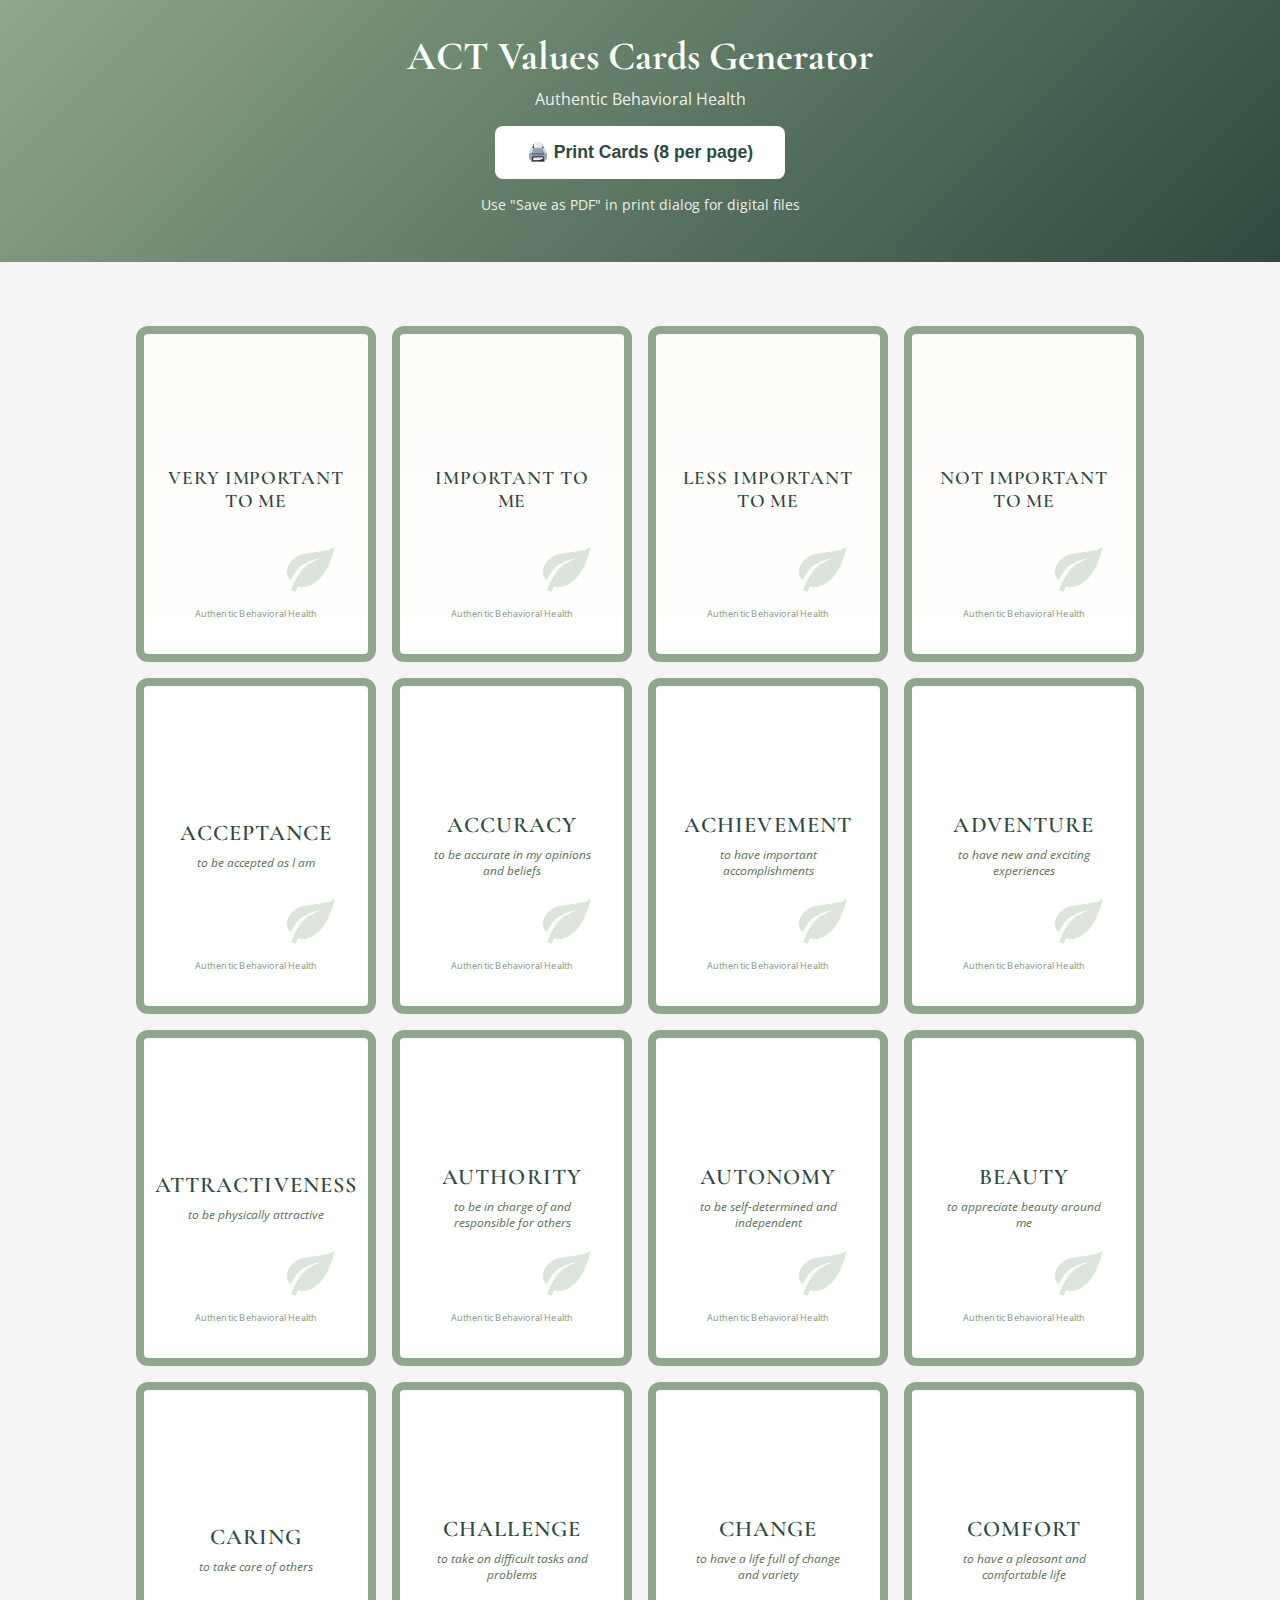
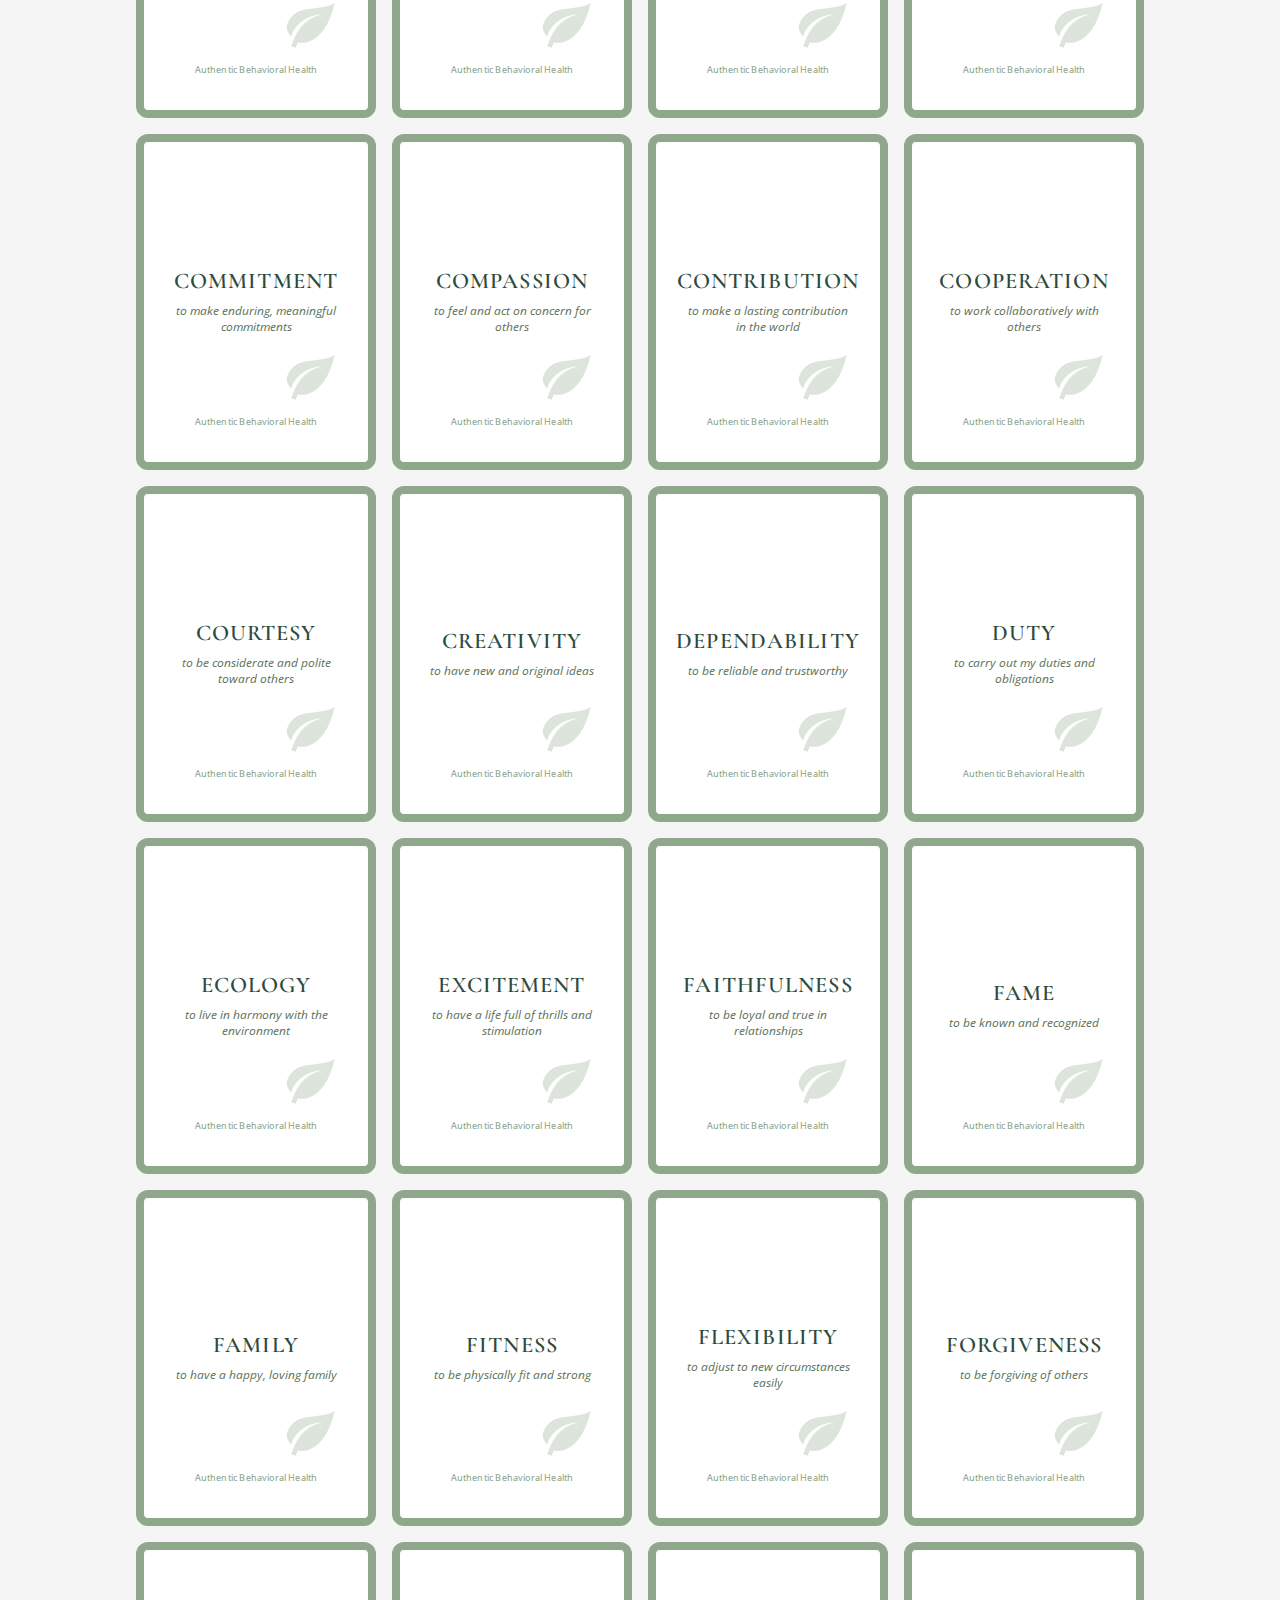
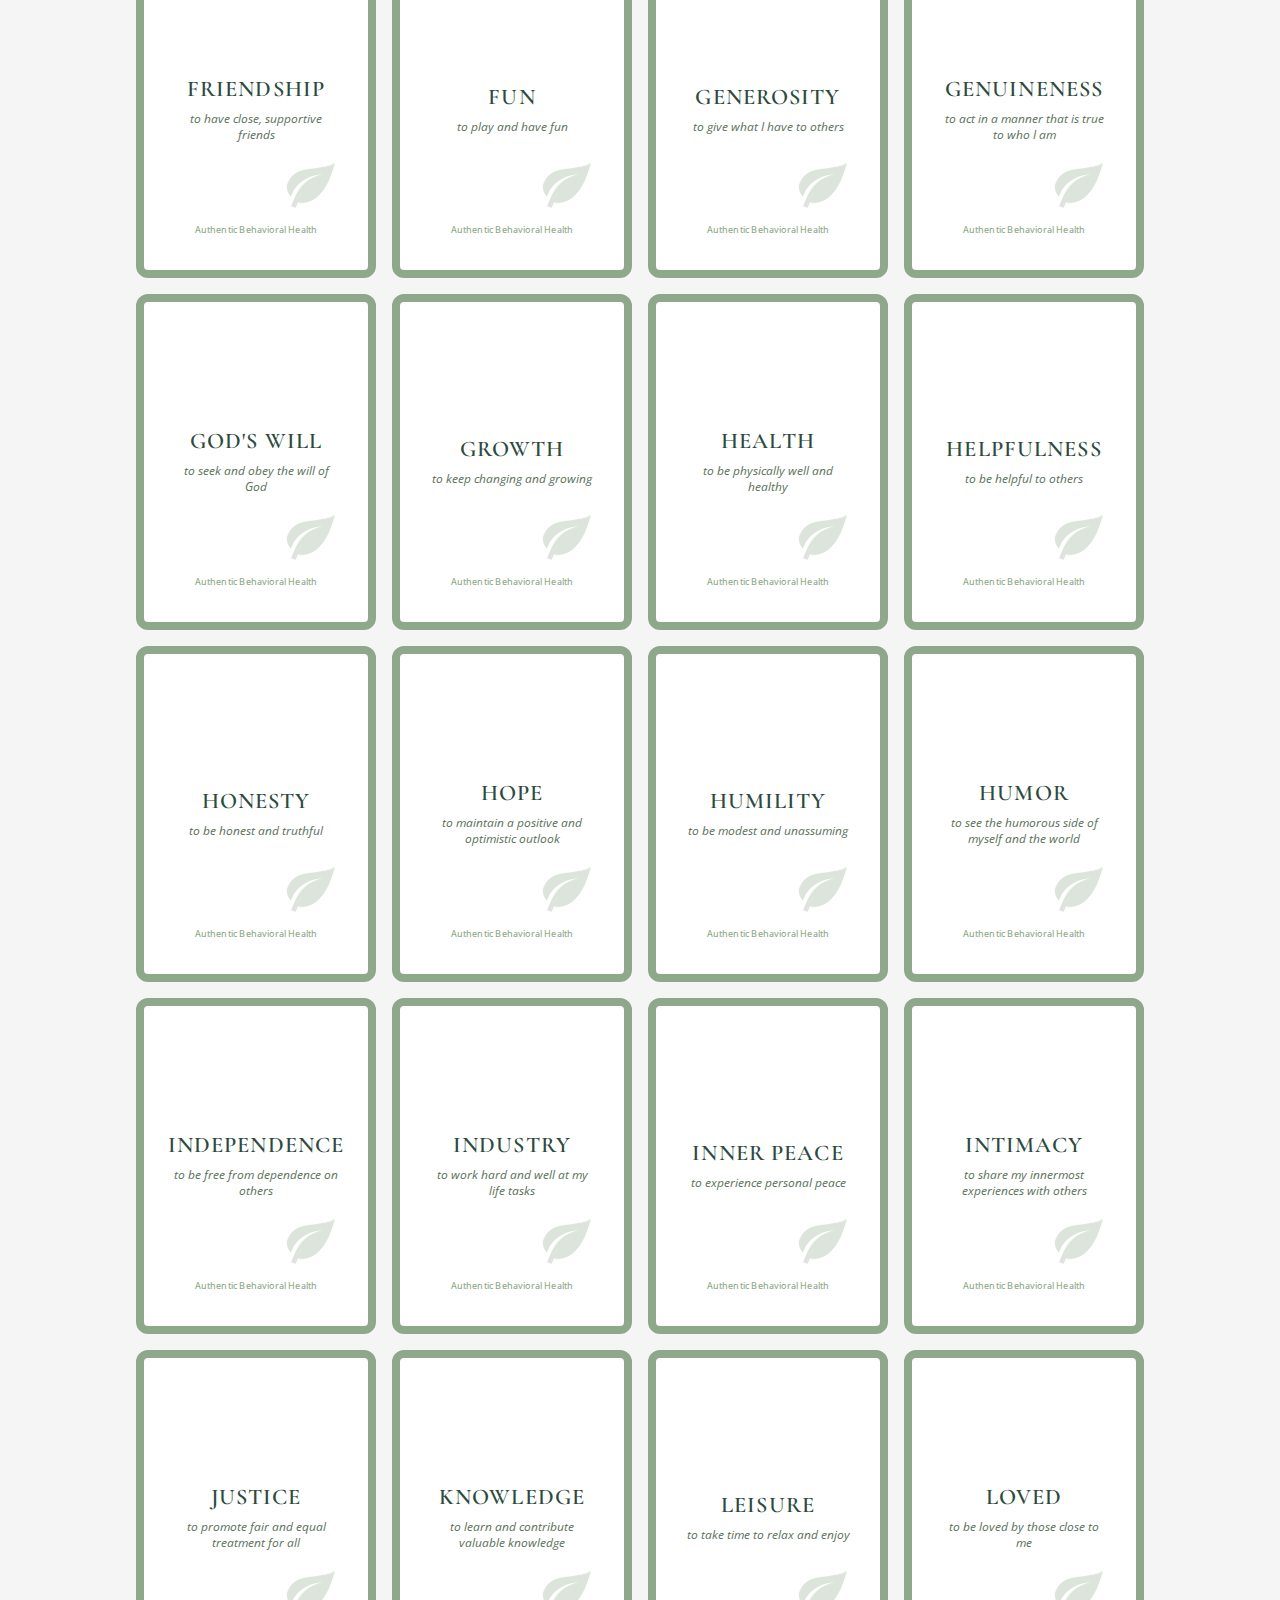
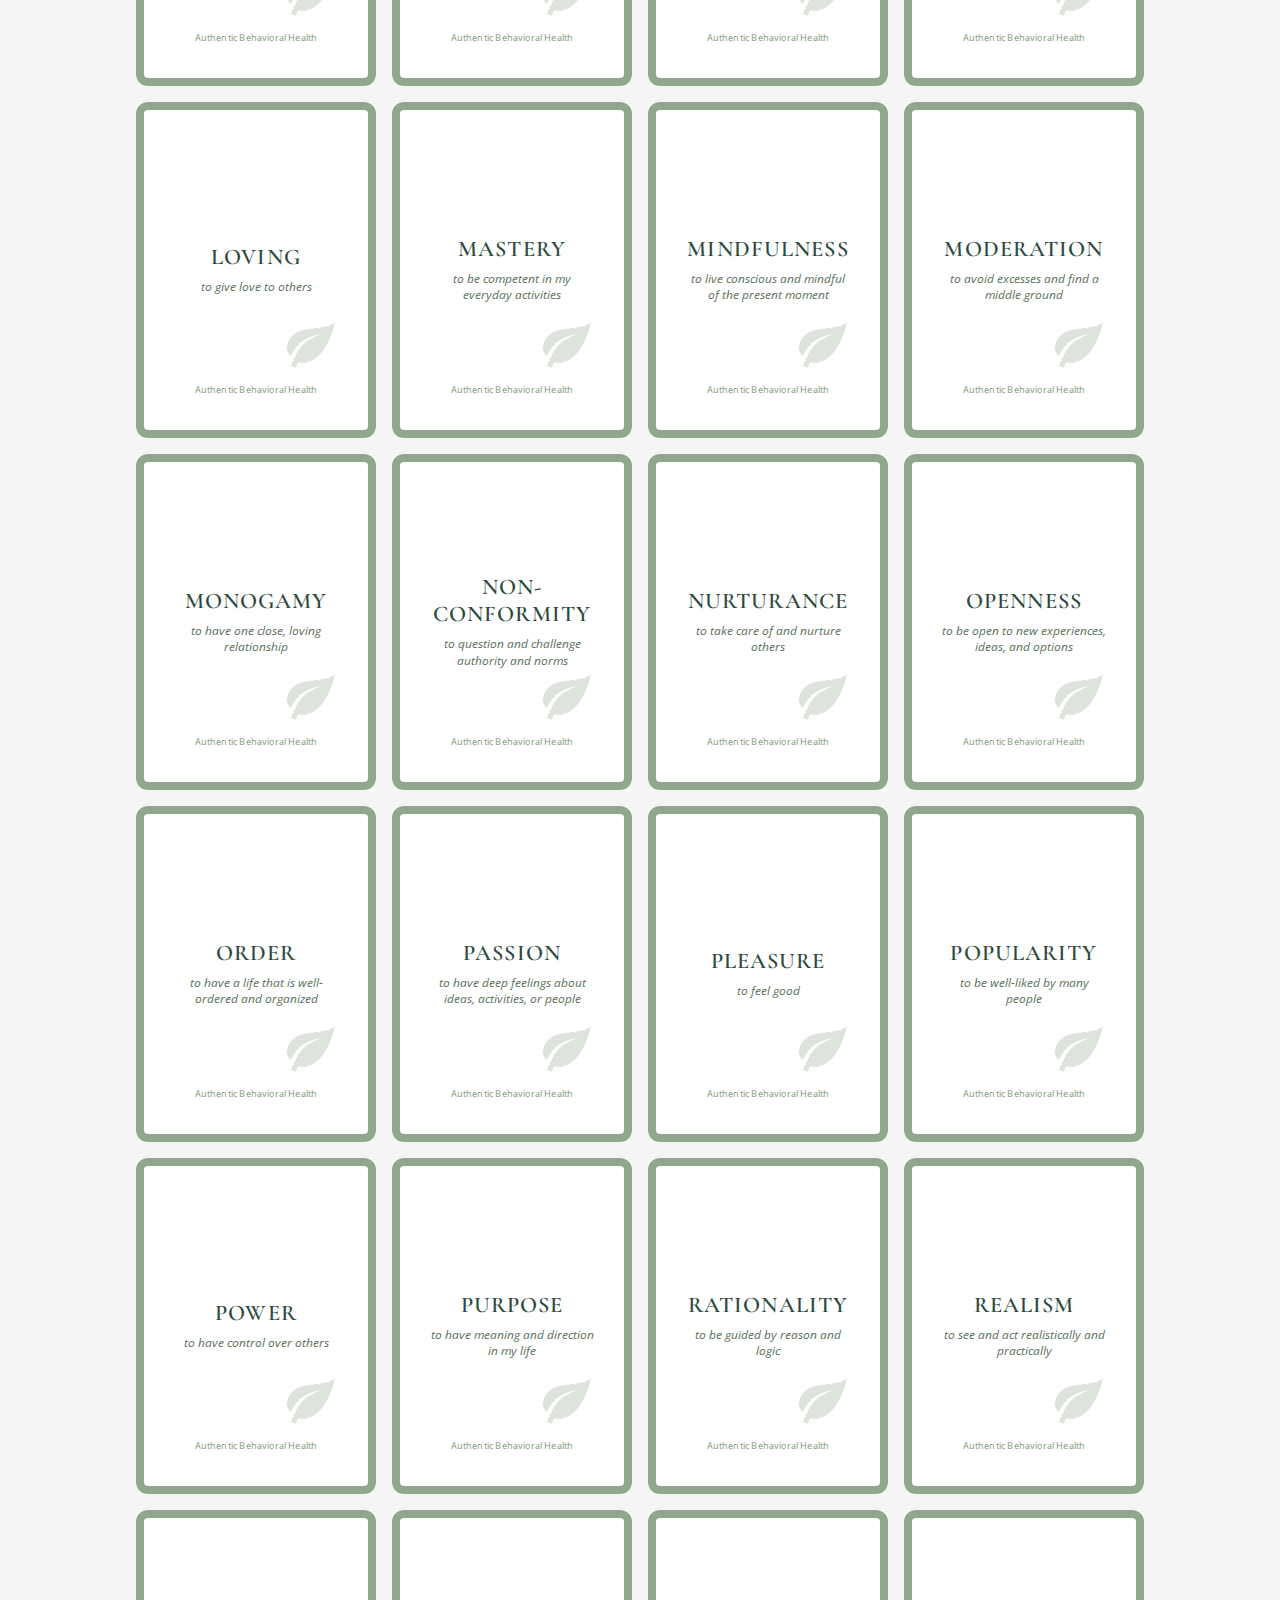
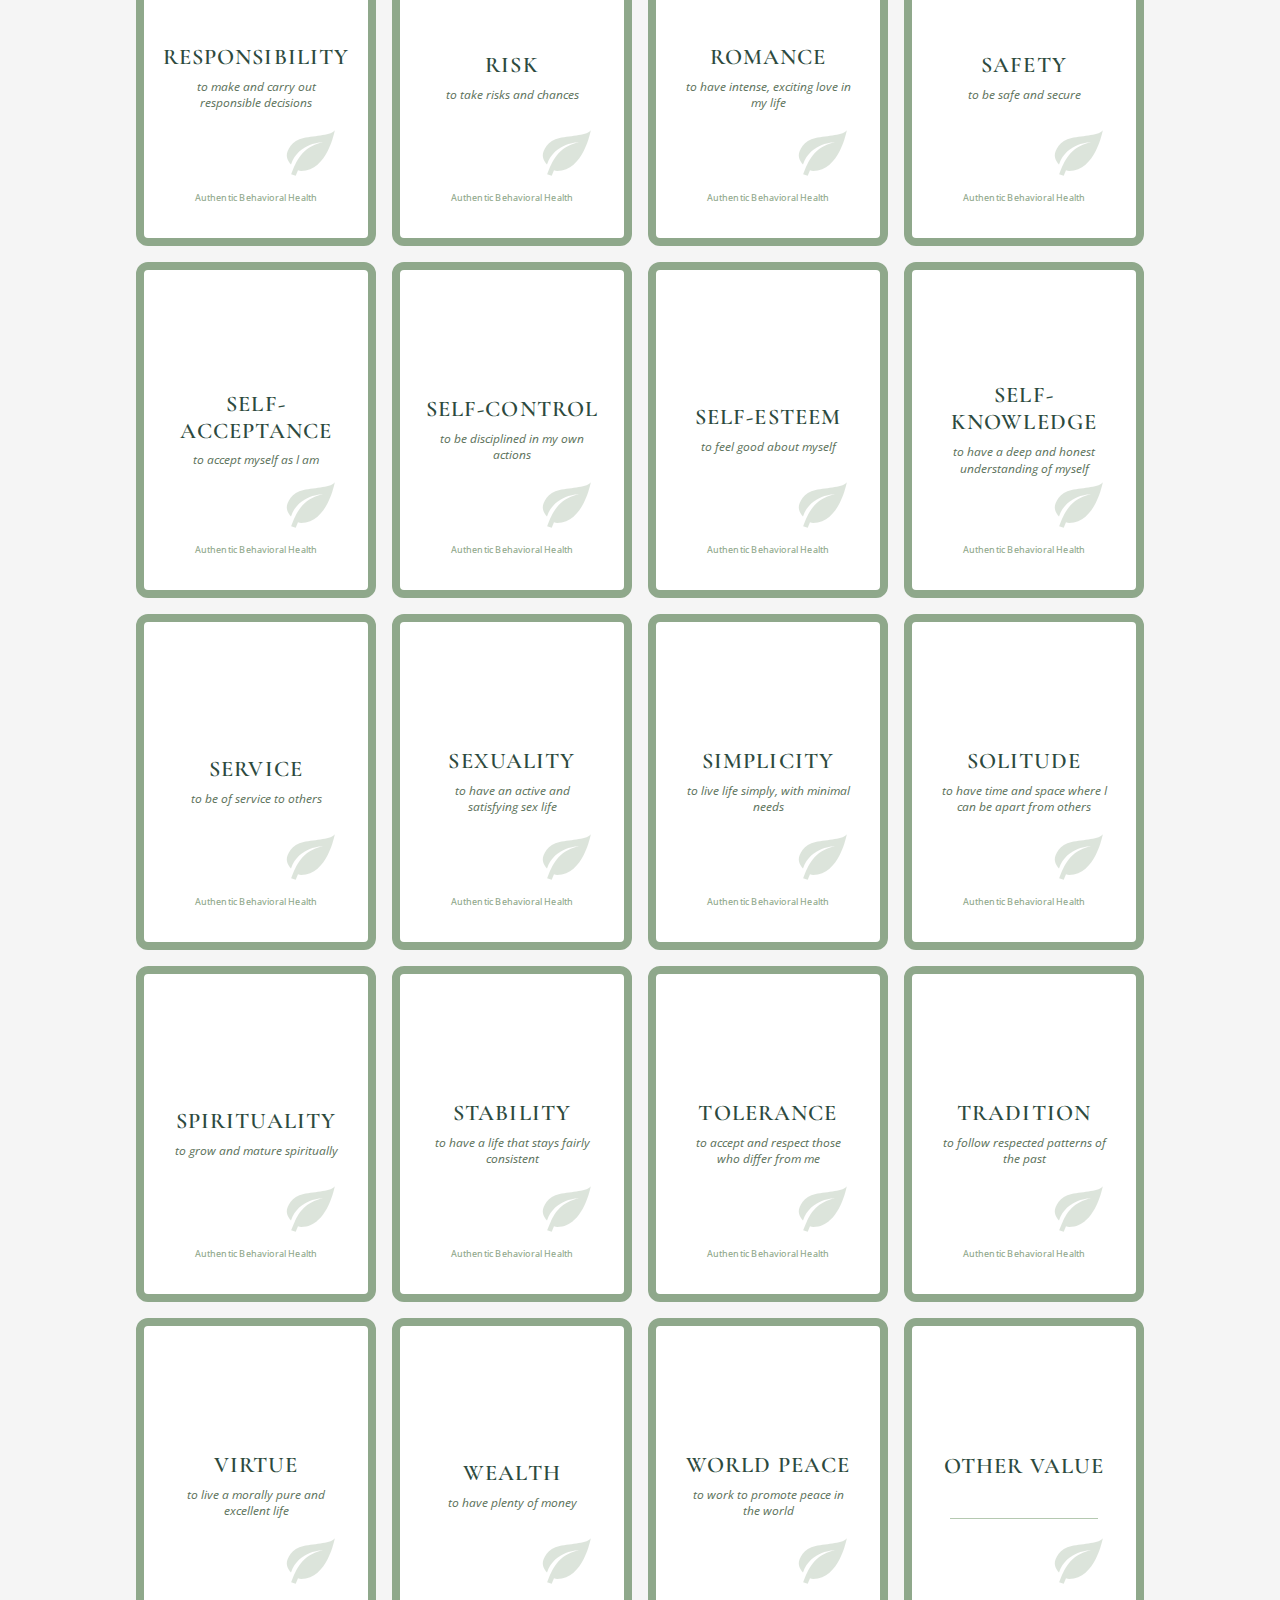
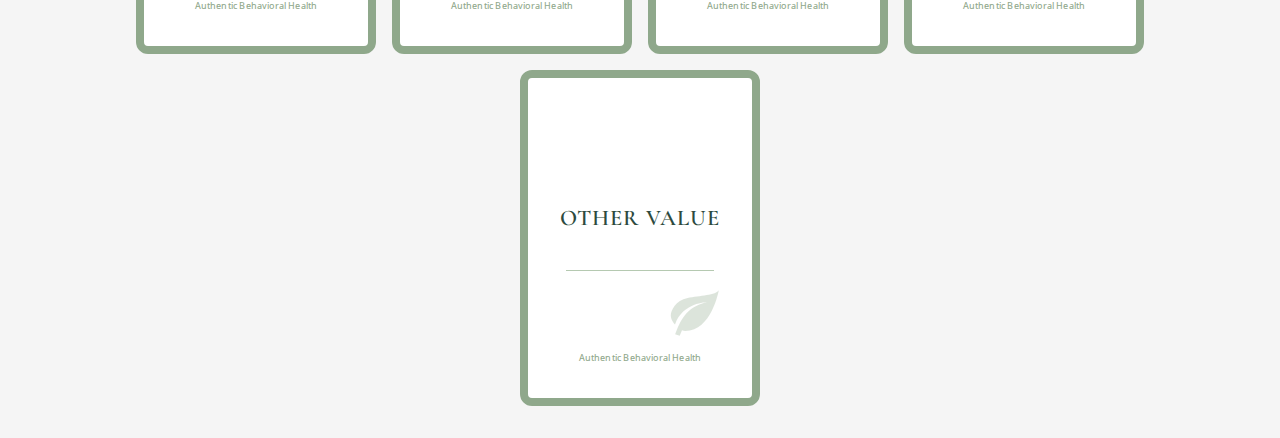
<file: index.html>
<!DOCTYPE html>
<html lang="en">
<head>
    <meta charset="UTF-8">
    <meta name="viewport" content="width=device-width, initial-scale=1.0">
    <title>ACT Values Cards - Authentic Behavioral Health</title>
    <link href="https://fonts.googleapis.com/css2?family=Cormorant+Garamond:wght@400;600&family=Open+Sans:wght@400;500&display=swap" rel="stylesheet">
    <link rel="stylesheet" href="cards.css">
</head>
<body>
    <div class="controls no-print">
        <h1>ACT Values Cards Generator</h1>
        <p>Authentic Behavioral Health</p>
        <div class="button-group">
            <button onclick="window.print()">🖨️ Print Cards (8 per page)</button>
        </div>
        <p class="hint">Use "Save as PDF" in print dialog for digital files</p>
    </div>

    <div class="print-container" id="cards-container">
        <!-- Cards will be injected by JavaScript -->
    </div>

    <script src="cards.js"></script>
</body>
</html>
</file>
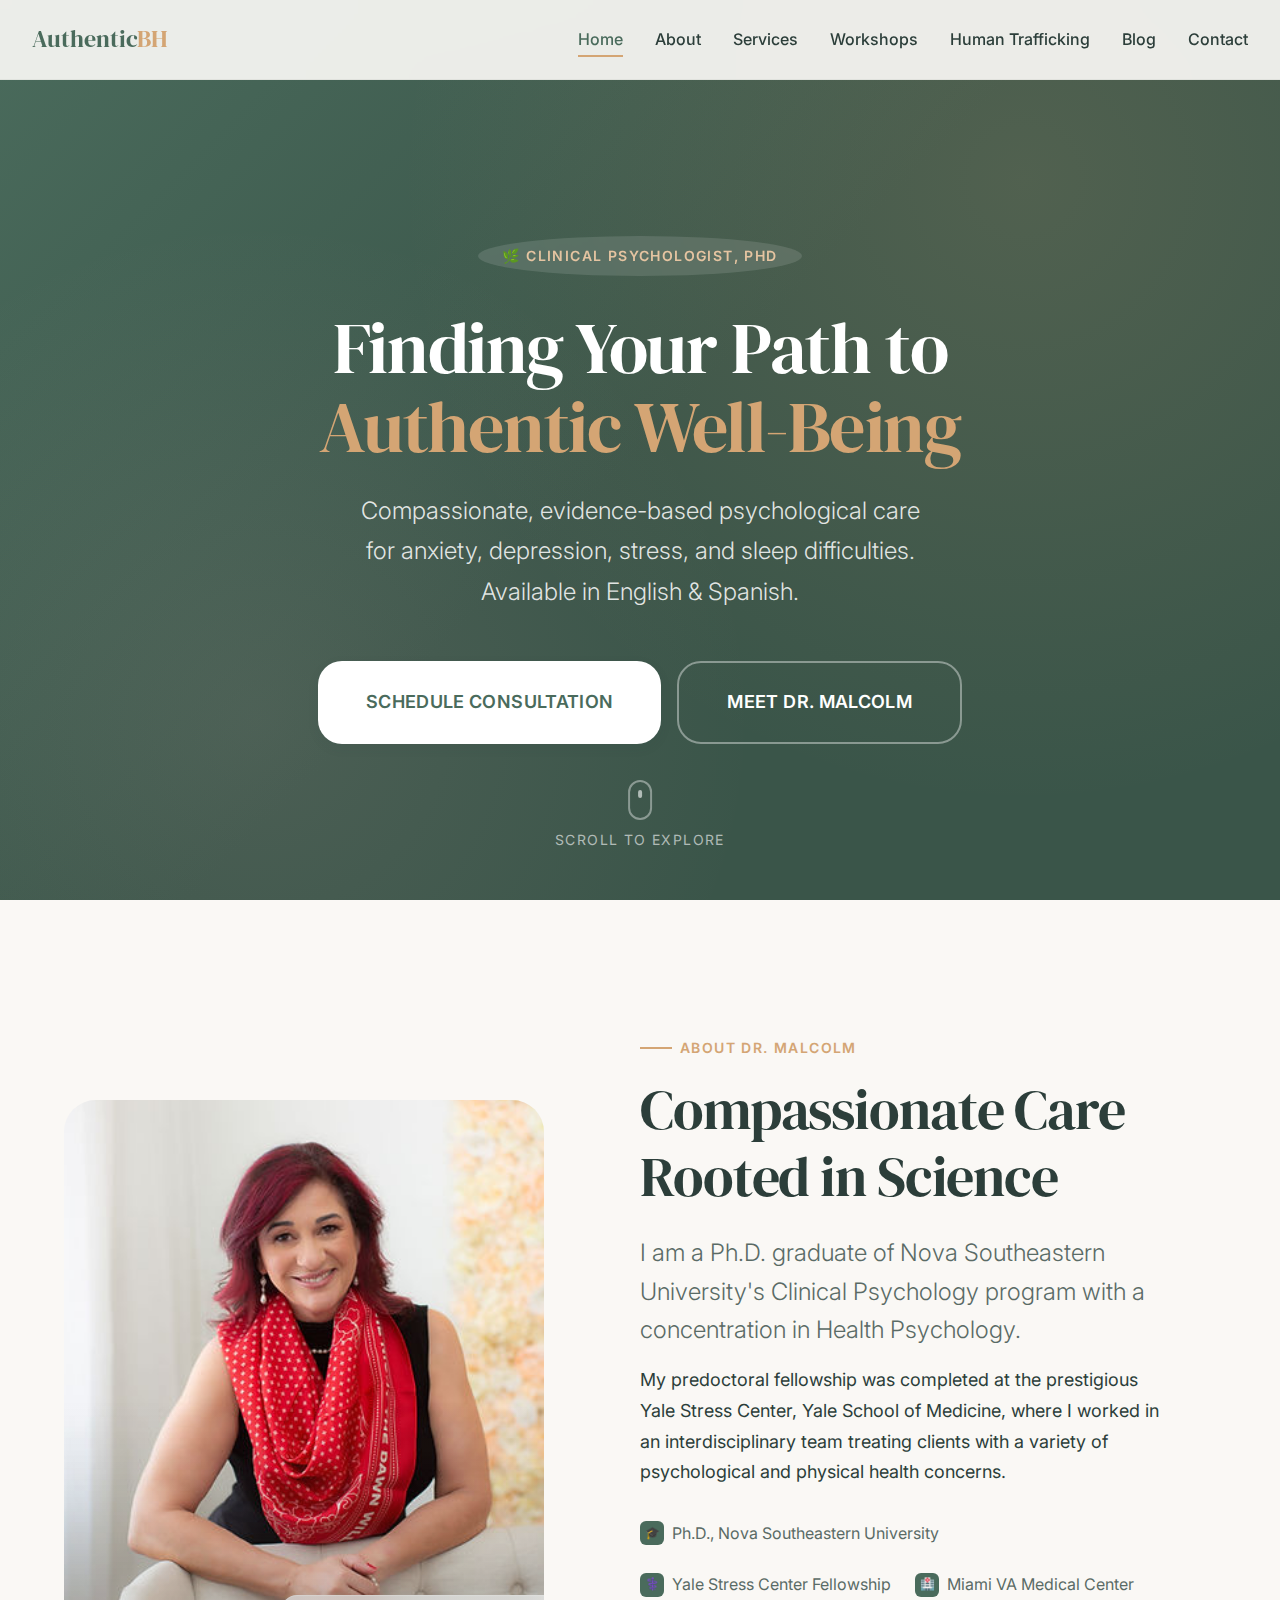
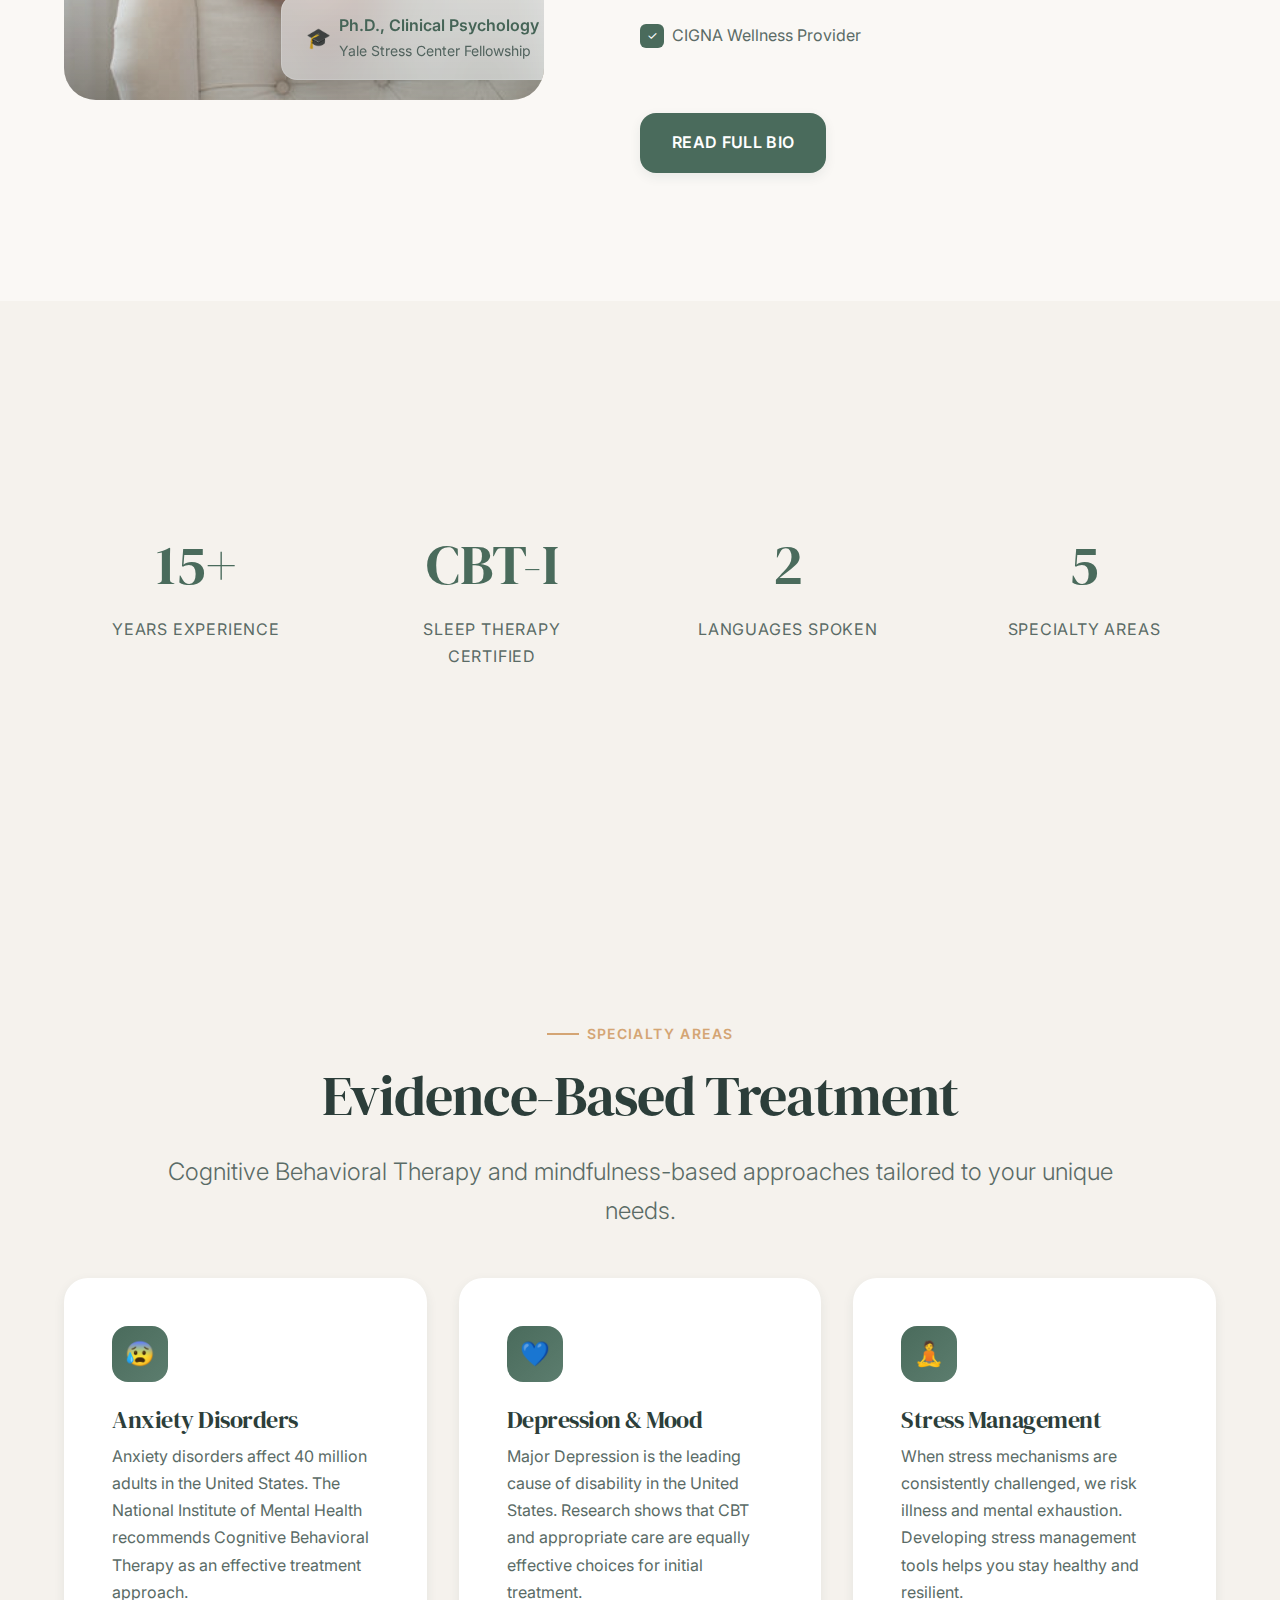
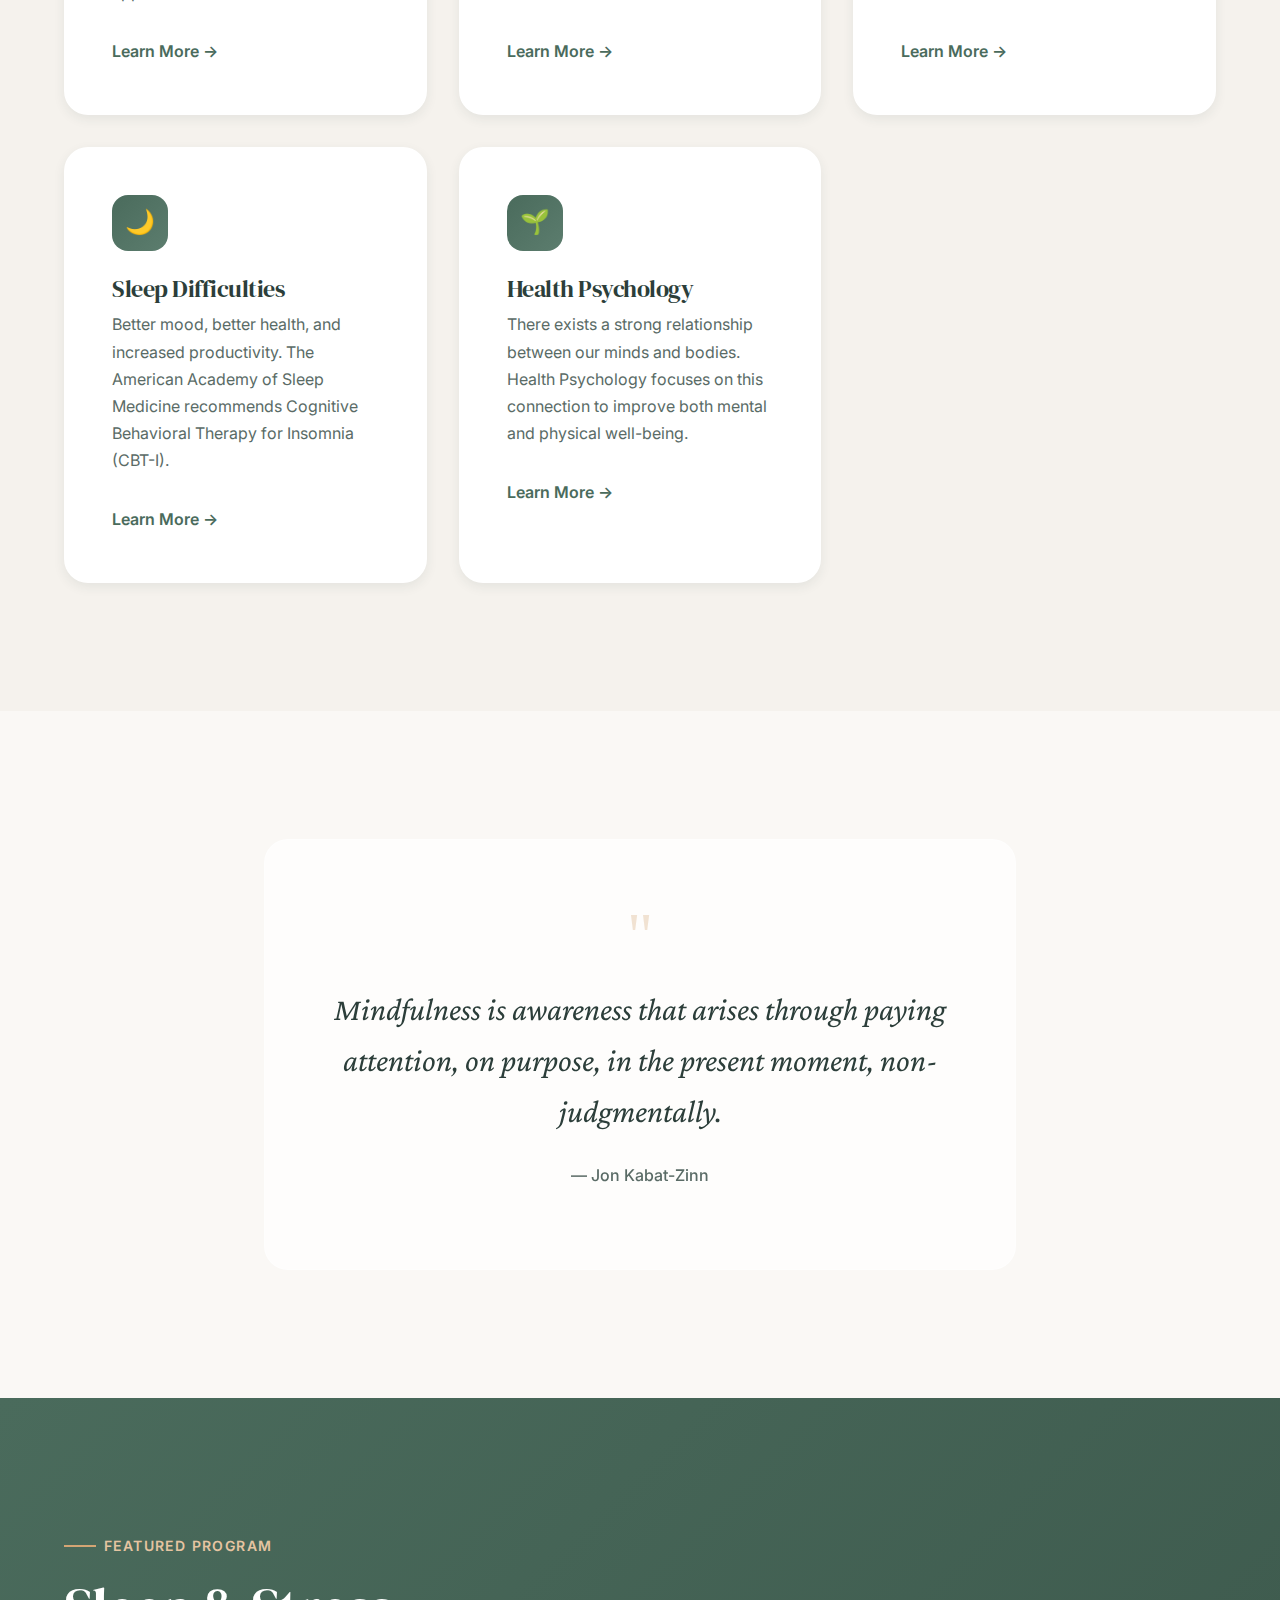
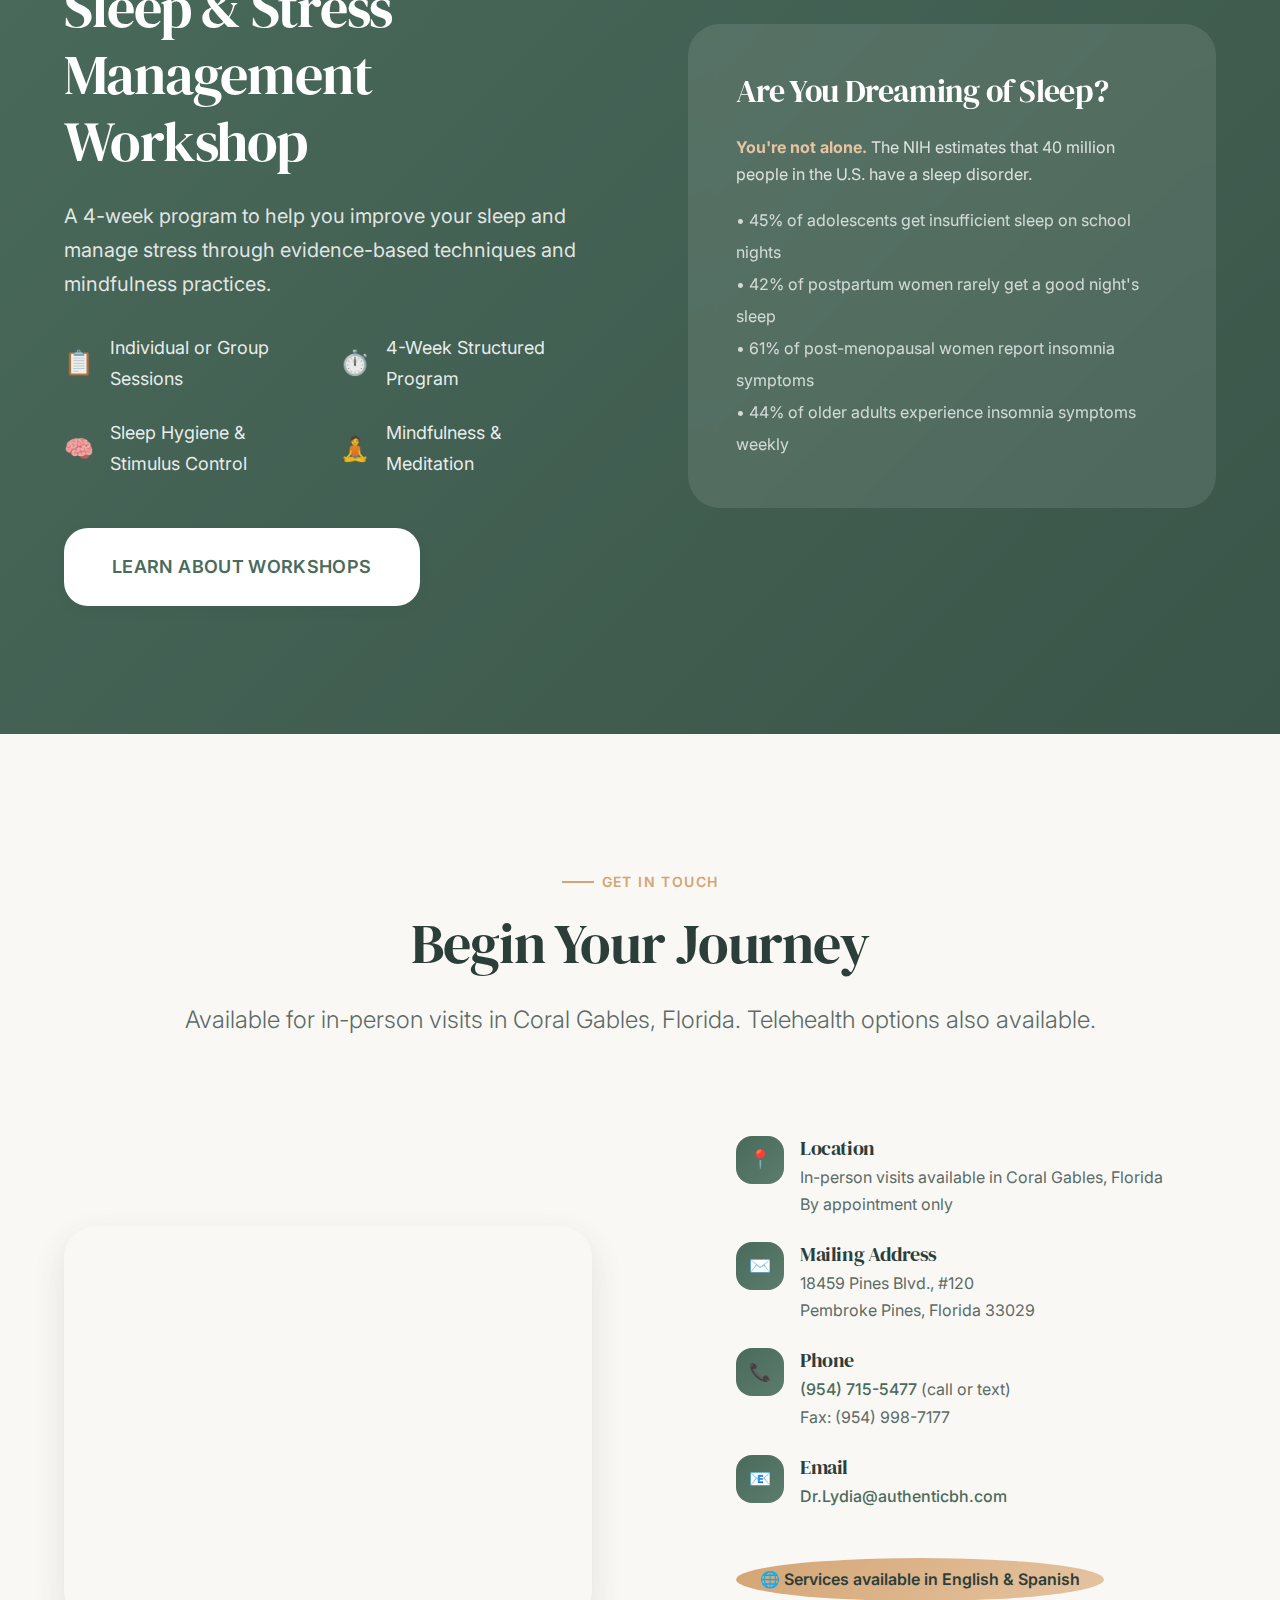
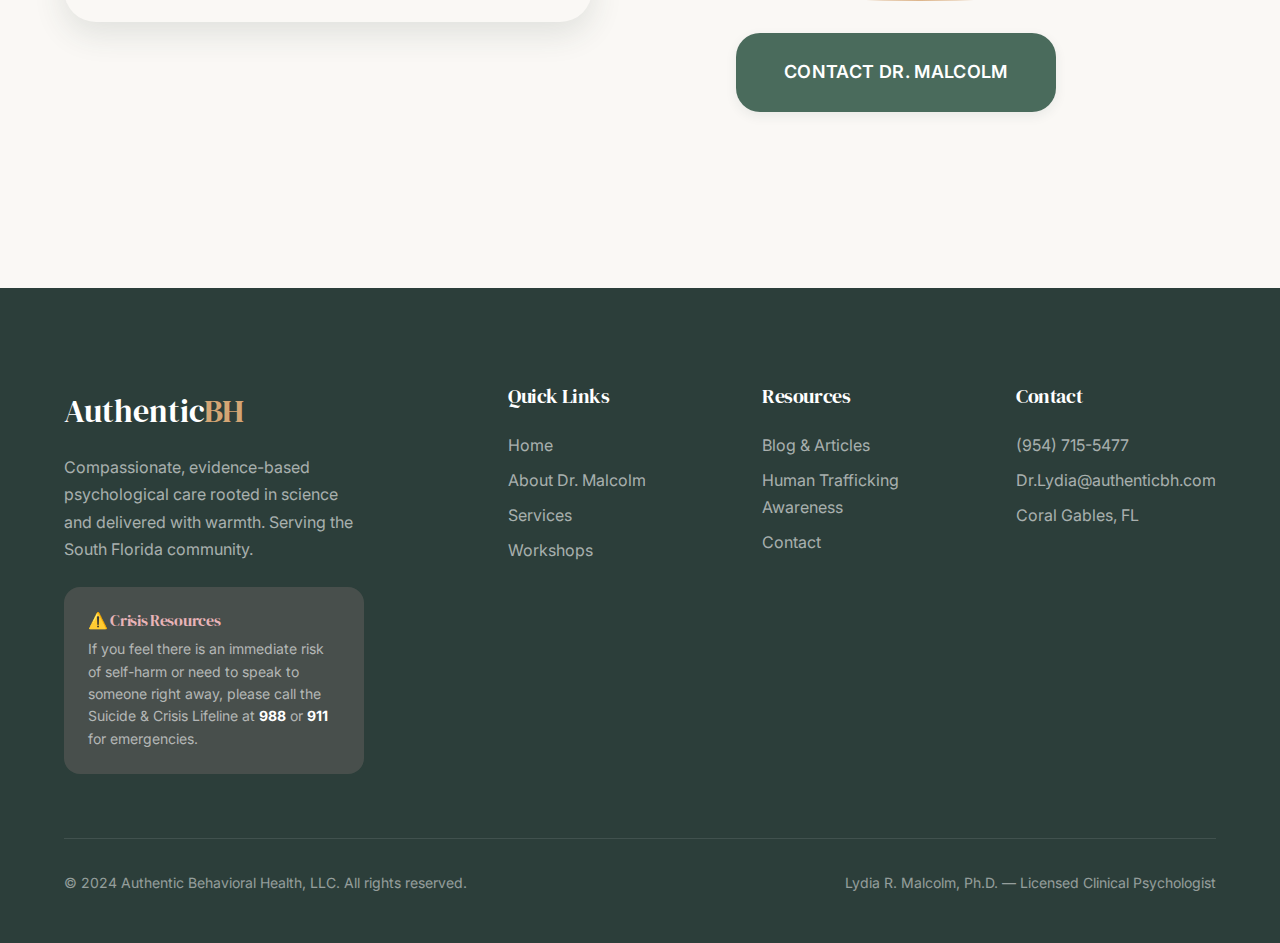
<file: website/index.html>
<!DOCTYPE html>
<html lang="en">

<head>
    <meta charset="UTF-8">
    <meta name="viewport" content="width=device-width, initial-scale=1.0">
    <meta name="description"
        content="Dr. Lydia R. Malcolm, PhD - Clinical Psychologist specializing in Anxiety, Depression, Stress Management, Sleep difficulties, and Health Psychology. Yale-trained, bilingual services in Coral Gables, FL.">
    <meta name="keywords"
        content="psychologist, therapist, anxiety, depression, sleep therapy, CBT, Coral Gables, Miami, bilingual Spanish, CIGNA">

    <title>Authentic Behavioral Health | Dr. Lydia R. Malcolm, PhD</title>

    <!-- Fonts -->
    <link rel="preconnect" href="https://fonts.googleapis.com">
    <link rel="preconnect" href="https://fonts.gstatic.com" crossorigin>
    <link
        href="https://fonts.googleapis.com/css2?family=Crimson+Pro:ital@1&family=DM+Serif+Display&family=Inter:wght@300;400;500;600;700&display=swap"
        rel="stylesheet">

    <!-- Styles -->
    <link rel="stylesheet" href="styles/main.css">

    <!-- Favicon (placeholder) -->
    <link rel="icon" type="image/svg+xml"
        href="data:image/svg+xml,<svg xmlns='http://www.w3.org/2000/svg' viewBox='0 0 100 100'><text y='.9em' font-size='90'>🌿</text></svg>">
</head>

<body>
    <!-- Navigation -->
    <nav class="nav" id="nav">
        <div class="nav__inner">
            <a href="index.html" class="nav__logo">
                Authentic<span>BH</span>
            </a>

            <button class="nav__toggle" id="nav-toggle" aria-label="Toggle menu">
                <span></span>
                <span></span>
                <span></span>
            </button>

            <ul class="nav__links" id="nav-links">
                <li><a href="index.html" class="nav__link nav__link--active">Home</a></li>
                <li><a href="about.html" class="nav__link">About</a></li>
                <li><a href="services.html" class="nav__link">Services</a></li>
                <li><a href="workshops.html" class="nav__link">Workshops</a></li>
                <li><a href="human-trafficking.html" class="nav__link">Human Trafficking</a></li>
                <li><a href="blog.html" class="nav__link">Blog</a></li>
                <li><a href="contact.html" class="nav__link">Contact</a></li>
            </ul>
    </nav>

    <!-- Hero Section - Clean, Centered -->
    <section class="hero" id="hero">
        <div class="container">
            <div class="hero__content animate-fade-in-up" style="text-align: center; max-width: 800px; margin: 0 auto;">
                <span class="hero__badge">
                    🌿 Clinical Psychologist, PhD
                </span>
                <h1 class="hero__title">
                    Finding Your Path to<br>
                    <span>Authentic Well-Being</span>
                </h1>
                <p class="hero__subtitle" style="margin: 0 auto var(--space-2xl) auto;">
                    Compassionate, evidence-based psychological care for anxiety, depression,
                    stress, and sleep difficulties. Available in English & Spanish.
                </p>
                <div class="hero__cta" style="justify-content: center; margin-top: var(--space-lg);">
                    <a href="contact.html" class="btn btn--white btn--lg">Schedule Consultation</a>
                    <a href="about.html" class="btn btn--outline btn--lg"
                        style="border-color: rgba(255,255,255,0.4); color: white;">Meet Dr. Malcolm</a>
                </div>
            </div>
        </div>
        <div class="hero__scroll">
            <div class="hero__scroll-icon"></div>
            <span>Scroll to explore</span>
        </div>
    </section>

    <!-- About Preview Section - Photo + Credentials -->
    <section class="section">
        <div class="container">
            <div class="about-preview" data-animate>
                <div class="about-preview__image">
                    <img src="assets/dr_malcolm_photo.jpg" alt="Dr. Lydia R. Malcolm, PhD - Clinical Psychologist"
                        style="width: 100%; height: 100%; object-fit: cover;">
                    <!-- Floating credential card -->
                    <div class="glass"
                        style="position: absolute; bottom: 20px; right: -20px; padding: var(--space-md) var(--space-lg); display: flex; align-items: center; gap: var(--space-sm); border-radius: var(--radius-lg); box-shadow: var(--shadow-lg);">
                        <span style="font-size: 1.25rem;">🎓</span>
                        <div>
                            <div style="font-weight: 600; color: var(--color-primary); font-size: var(--text-sm);">
                                Ph.D., Clinical Psychology</div>
                            <div style="font-size: var(--text-xs); color: var(--color-text-light);">Yale Stress Center
                                Fellowship</div>
                        </div>
                    </div>
                </div>
                <div class="about-preview__content">
                    <span class="about-preview__label">About Dr. Malcolm</span>
                    <h2>Compassionate Care Rooted in Science</h2>
                    <p class="lead">
                        I am a Ph.D. graduate of Nova Southeastern University's Clinical Psychology program with a
                        concentration in Health Psychology.
                    </p>
                    <p>
                        My predoctoral fellowship was completed at the prestigious Yale Stress Center, Yale School of
                        Medicine,
                        where I worked in an interdisciplinary team treating clients with a variety of psychological
                        and physical health concerns.
                    </p>

                    <div class="credentials">
                        <div class="credential">
                            <span class="credential__icon">🎓</span>
                            <span>Ph.D., Nova Southeastern University</span>
                        </div>
                        <div class="credential">
                            <span class="credential__icon">⚕️</span>
                            <span>Yale Stress Center Fellowship</span>
                        </div>
                        <div class="credential">
                            <span class="credential__icon">🏥</span>
                            <span>Miami VA Medical Center</span>
                        </div>
                        <div class="credential">
                            <span class="credential__icon">✓</span>
                            <span>CIGNA Wellness Provider</span>
                        </div>
                    </div>

                    <a href="about.html" class="btn btn--primary mt-xl">Read Full Bio</a>
                </div>
            </div>
        </div>
    </section>

    <!-- Stats Section -->
    <section class="section section--bg-alt">
        <div class="container">
            <div class="stats" data-animate>
                <div class="stat">
                    <div class="stat__number">15+</div>
                    <div class="stat__label">Years Experience</div>
                </div>
                <div class="stat">
                    <div class="stat__number">CBT-I</div>
                    <div class="stat__label">Sleep Therapy Certified</div>
                </div>
                <div class="stat">
                    <div class="stat__number">2</div>
                    <div class="stat__label">Languages Spoken</div>
                </div>
                <div class="stat">
                    <div class="stat__number">5</div>
                    <div class="stat__label">Specialty Areas</div>
                </div>
            </div>
        </div>
    </section>

    <!-- Services Section -->
    <section class="section section--bg-alt" id="services">
        <div class="container">
            <div class="text-center mb-2xl" data-animate>
                <span class="about-preview__label" style="justify-content: center;">Specialty Areas</span>
                <h2>Evidence-Based Treatment</h2>
                <p class="lead" style="margin: 0 auto;">
                    Cognitive Behavioral Therapy and mindfulness-based approaches tailored to your unique needs.
                </p>
            </div>

            <div class="services-grid" data-animate>
                <!-- Anxiety Card -->
                <div class="card">
                    <div class="card__icon">😰</div>
                    <h4 class="card__title">Anxiety Disorders</h4>
                    <p class="card__text">
                        Anxiety disorders affect 40 million adults in the United States. The National Institute of
                        Mental Health recommends Cognitive Behavioral Therapy as an effective treatment approach.
                    </p>
                    <a href="services.html#anxiety" class="card__link">
                        Learn More →
                    </a>
                </div>

                <!-- Depression Card -->
                <div class="card">
                    <div class="card__icon">💙</div>
                    <h4 class="card__title">Depression & Mood</h4>
                    <p class="card__text">
                        Major Depression is the leading cause of disability in the United States. Research shows that
                        CBT and appropriate care are equally effective choices for initial treatment.
                    </p>
                    <a href="services.html#depression" class="card__link">
                        Learn More →
                    </a>
                </div>

                <!-- Stress Card -->
                <div class="card">
                    <div class="card__icon">🧘</div>
                    <h4 class="card__title">Stress Management</h4>
                    <p class="card__text">
                        When stress mechanisms are consistently challenged, we risk illness and mental exhaustion.
                        Developing stress management tools helps you stay healthy and resilient.
                    </p>
                    <a href="services.html#stress" class="card__link">
                        Learn More →
                    </a>
                </div>

                <!-- Sleep Card -->
                <div class="card">
                    <div class="card__icon">🌙</div>
                    <h4 class="card__title">Sleep Difficulties</h4>
                    <p class="card__text">
                        Better mood, better health, and increased productivity. The American Academy of Sleep Medicine
                        recommends Cognitive Behavioral Therapy for Insomnia (CBT-I).
                    </p>
                    <a href="services.html#sleep" class="card__link">
                        Learn More →
                    </a>
                </div>

                <!-- Health Psychology Card -->
                <div class="card">
                    <div class="card__icon">🌱</div>
                    <h4 class="card__title">Health Psychology</h4>
                    <p class="card__text">
                        There exists a strong relationship between our minds and bodies. Health Psychology focuses on
                        this connection to improve both mental and physical well-being.
                    </p>
                    <a href="services.html#health" class="card__link">
                        Learn More →
                    </a>
                </div>
            </div>
        </div>
    </section>

    <!-- Quote Section -->
    <section class="section">
        <div class="container container--narrow">
            <div class="quote glass" data-animate>
                <div class="quote__icon">"</div>
                <p class="quote__text">
                    Mindfulness is awareness that arises through paying attention, on purpose, in the present moment,
                    non-judgmentally.
                </p>
                <p class="quote__author">— Jon Kabat-Zinn</p>
            </div>
        </div>
    </section>

    <!-- Workshops Preview -->
    <section class="section section--bg-primary">
        <div class="container">
            <div class="location" data-animate>
                <div class="location__info" style="padding: 0;">
                    <span class="about-preview__label" style="color: var(--color-accent-light);">Featured Program</span>
                    <h2 style="color: white;">Sleep & Stress Management Workshop</h2>
                    <p
                        style="color: rgba(255,255,255,0.85); font-size: var(--text-lg); margin-bottom: var(--space-xl);">
                        A 4-week program to help you improve your sleep and manage stress through evidence-based
                        techniques and mindfulness practices.
                    </p>

                    <div
                        style="display: grid; grid-template-columns: repeat(auto-fit, minmax(200px, 1fr)); gap: var(--space-lg); margin-bottom: var(--space-2xl);">
                        <div
                            style="display: flex; align-items: center; gap: var(--space-md); color: rgba(255,255,255,0.9);">
                            <span style="font-size: 1.5rem;">📋</span>
                            <span>Individual or Group Sessions</span>
                        </div>
                        <div
                            style="display: flex; align-items: center; gap: var(--space-md); color: rgba(255,255,255,0.9);">
                            <span style="font-size: 1.5rem;">⏱️</span>
                            <span>4-Week Structured Program</span>
                        </div>
                        <div
                            style="display: flex; align-items: center; gap: var(--space-md); color: rgba(255,255,255,0.9);">
                            <span style="font-size: 1.5rem;">🧠</span>
                            <span>Sleep Hygiene & Stimulus Control</span>
                        </div>
                        <div
                            style="display: flex; align-items: center; gap: var(--space-md); color: rgba(255,255,255,0.9);">
                            <span style="font-size: 1.5rem;">🧘</span>
                            <span>Mindfulness & Meditation</span>
                        </div>
                    </div>

                    <a href="workshops.html" class="btn btn--white btn--lg">Learn About Workshops</a>
                </div>

                <div
                    style="background: rgba(255,255,255,0.1); border-radius: var(--radius-2xl); padding: var(--space-2xl); backdrop-filter: blur(10px);">
                    <h4 style="color: white; margin-bottom: var(--space-lg);">Are You Dreaming of Sleep?</h4>
                    <p style="color: rgba(255,255,255,0.8); font-size: var(--text-sm); margin-bottom: var(--space-md);">
                        <strong style="color: var(--color-accent-light);">You're not alone.</strong> The NIH estimates
                        that 40 million people in the U.S. have a sleep disorder.
                    </p>
                    <ul style="color: rgba(255,255,255,0.75); font-size: var(--text-sm); line-height: 2;">
                        <li>• 45% of adolescents get insufficient sleep on school nights</li>
                        <li>• 42% of postpartum women rarely get a good night's sleep</li>
                        <li>• 61% of post-menopausal women report insomnia symptoms</li>
                        <li>• 44% of older adults experience insomnia symptoms weekly</li>
                    </ul>
                </div>
            </div>
        </div>
    </section>

    <!-- Location Section -->
    <section class="section" id="contact">
        <div class="container">
            <div class="text-center mb-2xl" data-animate>
                <span class="about-preview__label" style="justify-content: center;">Get In Touch</span>
                <h2>Begin Your Journey</h2>
                <p class="lead" style="margin: 0 auto;">
                    Available for in-person visits in Coral Gables, Florida. Telehealth options also available.
                </p>
            </div>

            <div class="location" data-animate>
                <div class="location__map">
                    <iframe
                        src="https://www.google.com/maps/embed?pb=!1m18!1m12!1m3!1d14366.747839289887!2d-80.27111835!3d25.7264835!2m3!1f0!2f0!3f0!3m2!1i1024!2i768!4f13.1!3m3!1m2!1s0x88d9c7f9b0b4f935%3A0x8d3b3e8e3e7e7e7e!2sCoral%20Gables%2C%20FL!5e0!3m2!1sen!2sus!4v1234567890"
                        allowfullscreen="" loading="lazy" referrerpolicy="no-referrer-when-downgrade"
                        title="Office Location - Coral Gables, FL">
                    </iframe>
                </div>

                <div class="location__info">
                    <div class="location__item">
                        <div class="location__icon">📍</div>
                        <div class="location__text">
                            <h5>Location</h5>
                            <p>In-person visits available in Coral Gables, Florida<br>By appointment only</p>
                        </div>
                    </div>

                    <div class="location__item">
                        <div class="location__icon">✉️</div>
                        <div class="location__text">
                            <h5>Mailing Address</h5>
                            <p>18459 Pines Blvd., #120<br>Pembroke Pines, Florida 33029</p>
                        </div>
                    </div>

                    <div class="location__item">
                        <div class="location__icon">📞</div>
                        <div class="location__text">
                            <h5>Phone</h5>
                            <p><a href="tel:9547155477" style="color: var(--color-primary); font-weight: 500;">(954)
                                    715-5477</a> (call or text)<br>Fax: (954) 998-7177</p>
                        </div>
                    </div>

                    <div class="location__item">
                        <div class="location__icon">📧</div>
                        <div class="location__text">
                            <h5>Email</h5>
                            <p><a href="mailto:Dr.Lydia@authenticbh.com"
                                    style="color: var(--color-primary); font-weight: 500;">Dr.Lydia@authenticbh.com</a>
                            </p>
                        </div>
                    </div>

                    <div class="bilingual-notice mt-lg">
                        🌐 Services available in English & Spanish
                    </div>

                    <a href="contact.html" class="btn btn--primary btn--lg mt-xl">Contact Dr. Malcolm</a>
                </div>
            </div>
        </div>
    </section>

    <!-- Footer -->
    <footer class="footer">
        <div class="container">
            <div class="footer__grid">
                <div class="footer__brand">
                    <div class="footer__logo">Authentic<span>BH</span></div>
                    <p class="footer__desc">
                        Compassionate, evidence-based psychological care rooted in science and delivered with warmth.
                        Serving the South Florida community.
                    </p>
                    <div class="footer__emergency">
                        <h6>⚠️ Crisis Resources</h6>
                        <p>
                            If you feel there is an immediate risk of self-harm or need to speak to someone right away,
                            please call the Suicide & Crisis Lifeline at <strong style="color: white;">988</strong> or
                            <strong style="color: white;">911</strong> for emergencies.
                        </p>
                    </div>
                </div>

                <div>
                    <h5 class="footer__title">Quick Links</h5>
                    <div class="footer__links">
                        <a href="index.html" class="footer__link">Home</a>
                        <a href="about.html" class="footer__link">About Dr. Malcolm</a>
                        <a href="services.html" class="footer__link">Services</a>
                        <a href="workshops.html" class="footer__link">Workshops</a>
                    </div>
                </div>

                <div>
                    <h5 class="footer__title">Resources</h5>
                    <div class="footer__links">
                        <a href="blog.html" class="footer__link">Blog & Articles</a>
                        <a href="human-trafficking.html" class="footer__link">Human Trafficking Awareness</a>
                        <a href="contact.html" class="footer__link">Contact</a>
                    </div>
                </div>

                <div>
                    <h5 class="footer__title">Contact</h5>
                    <div class="footer__links">
                        <a href="tel:9547155477" class="footer__link">(954) 715-5477</a>
                        <a href="mailto:Dr.Lydia@authenticbh.com" class="footer__link">Dr.Lydia@authenticbh.com</a>
                        <span class="footer__link">Coral Gables, FL</span>
                    </div>
                </div>
            </div>

            <div class="footer__bottom">
                <p class="footer__copyright">
                    © 2024 Authentic Behavioral Health, LLC. All rights reserved.
                </p>
                <p class="footer__copyright">
                    Lydia R. Malcolm, Ph.D. — Licensed Clinical Psychologist
                </p>
            </div>
        </div>
    </footer>

    <!-- Scripts -->
    <script>
        // Mobile Navigation Toggle
        const navToggle = document.getElementById('nav-toggle');
        const navLinks = document.getElementById('nav-links');

        navToggle.addEventListener('click', () => {
            navLinks.classList.toggle('active');
            navToggle.classList.toggle('active');
        });

        // Navbar scroll effect
        const nav = document.getElementById('nav');
        window.addEventListener('scroll', () => {
            if (window.scrollY > 100) {
                nav.classList.add('nav--scrolled');
            } else {
                nav.classList.remove('nav--scrolled');
            }
        });

        // Scroll animations
        const animatedElements = document.querySelectorAll('[data-animate]');

        const observer = new IntersectionObserver((entries) => {
            entries.forEach(entry => {
                if (entry.isIntersecting) {
                    entry.target.classList.add('visible');
                }
            });
        }, {
            threshold: 0.1,
            rootMargin: '0px 0px -50px 0px'
        });

        animatedElements.forEach(el => observer.observe(el));
    </script>
</body>

</html>
</file>
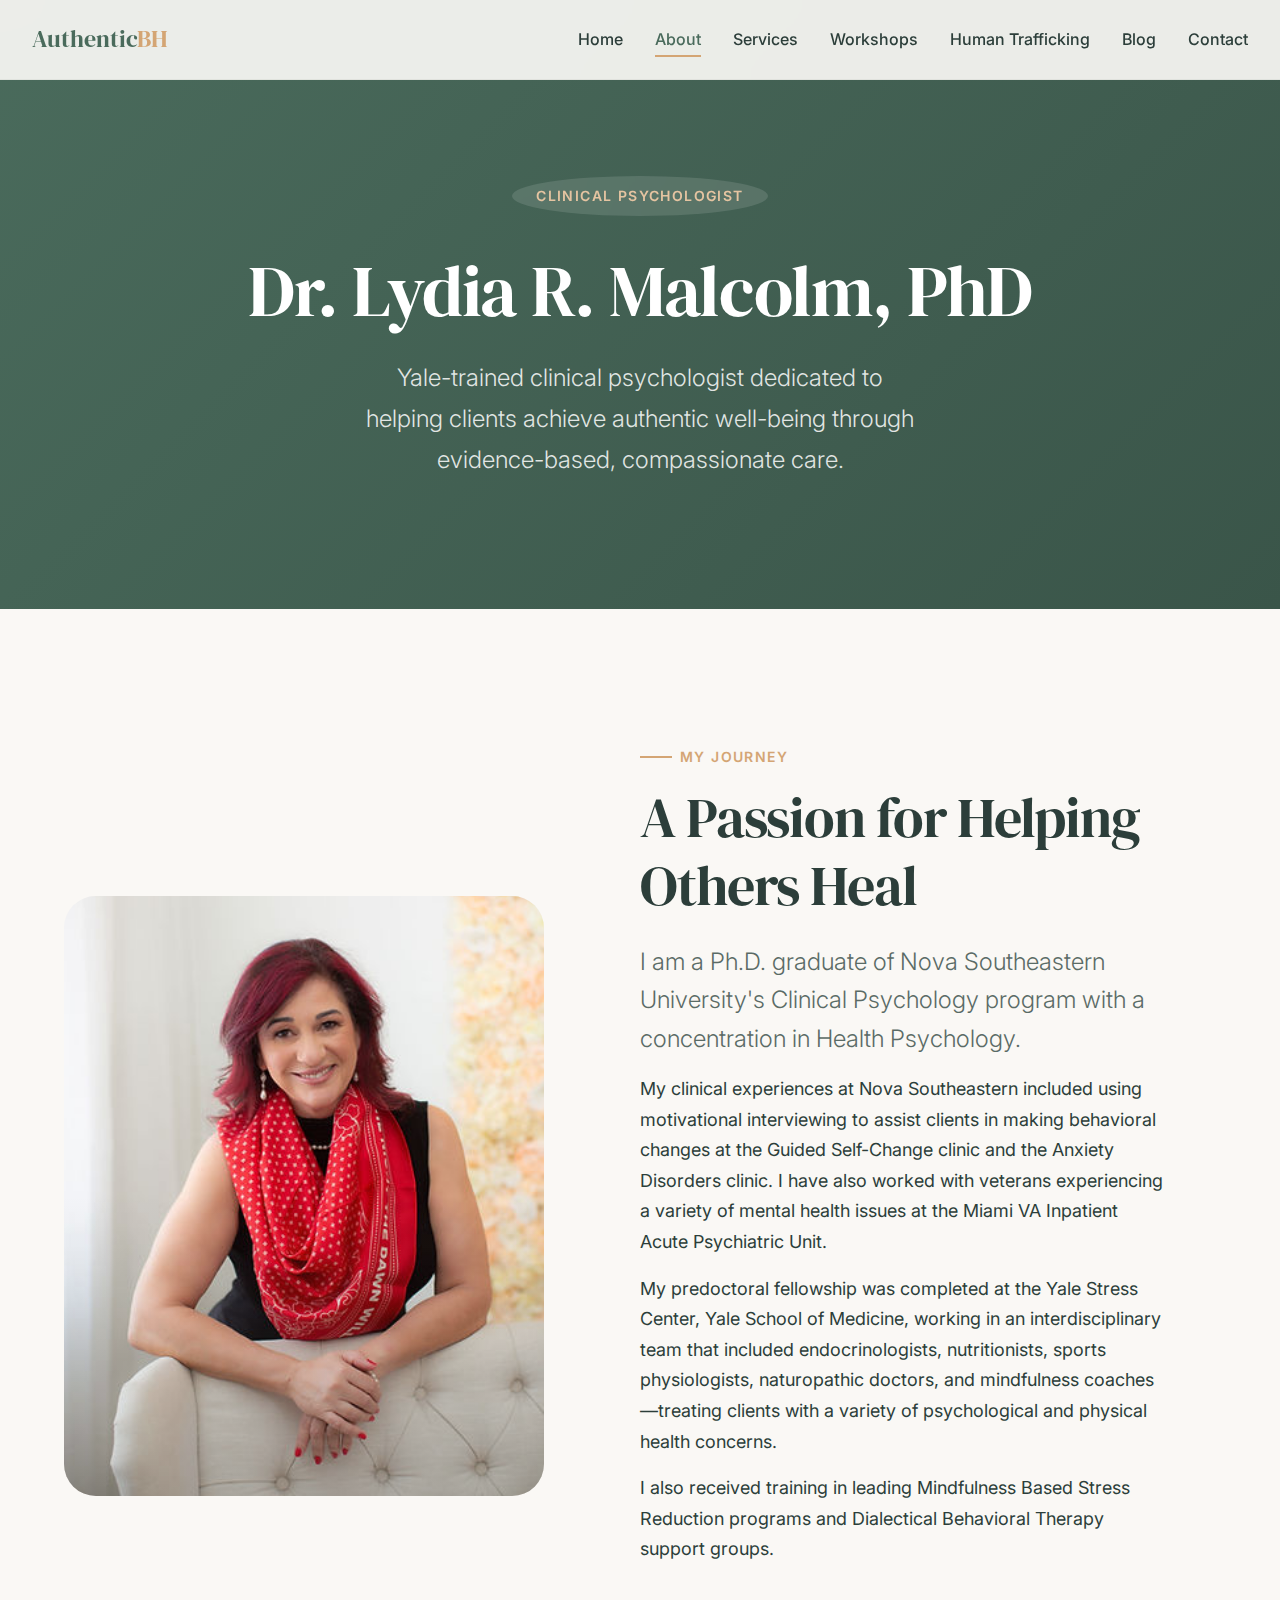
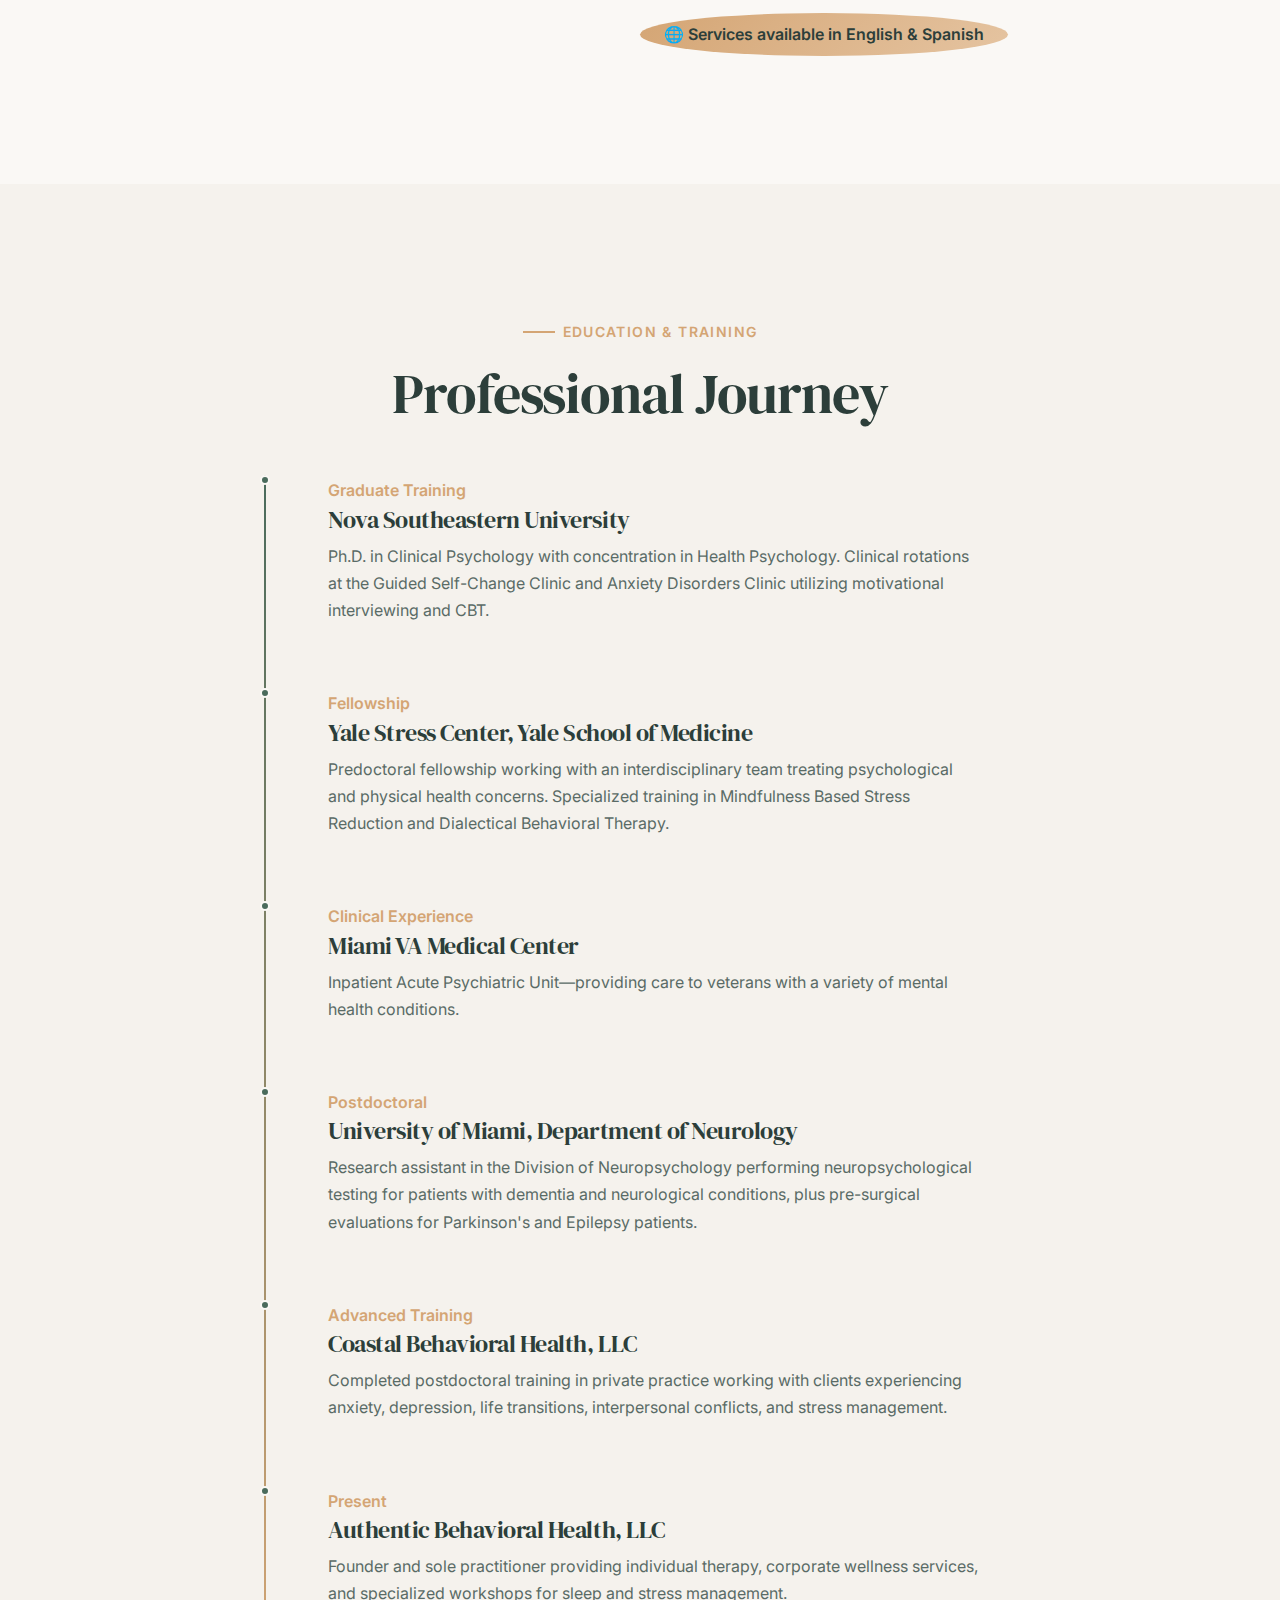
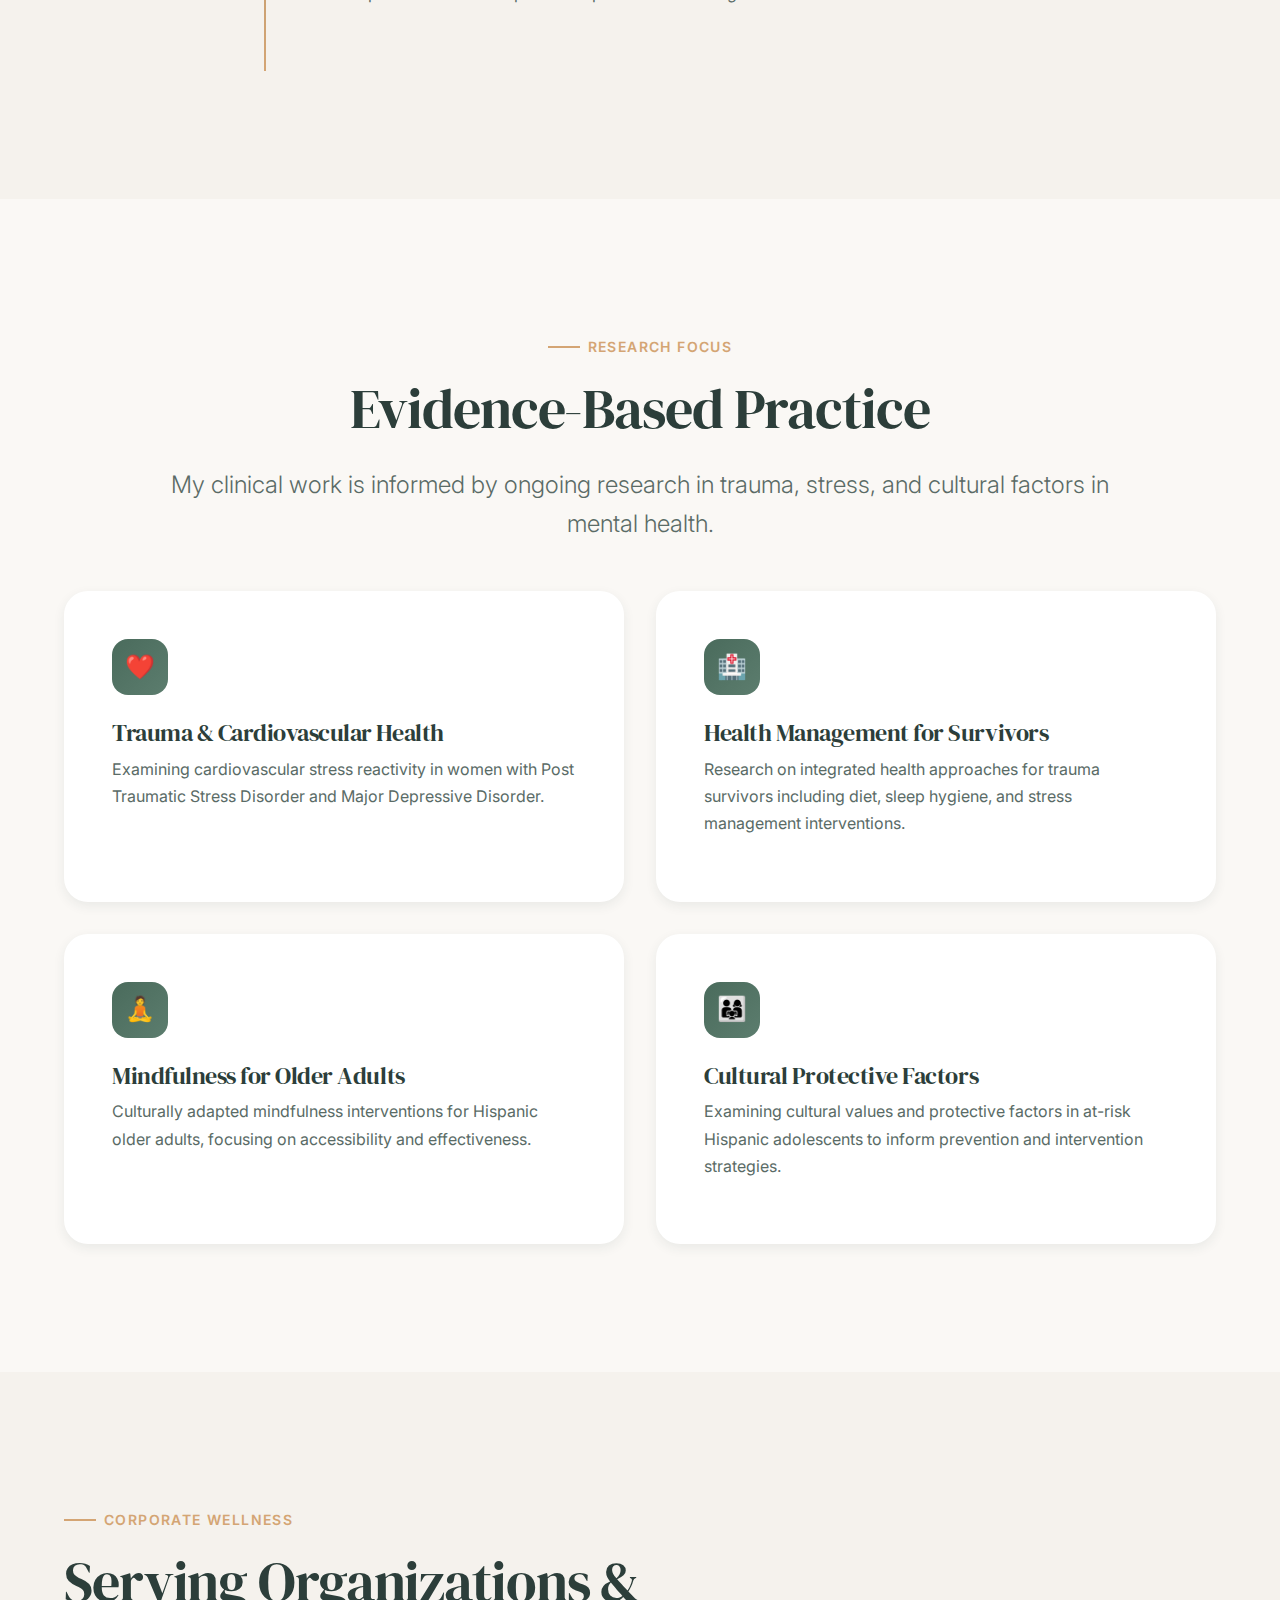
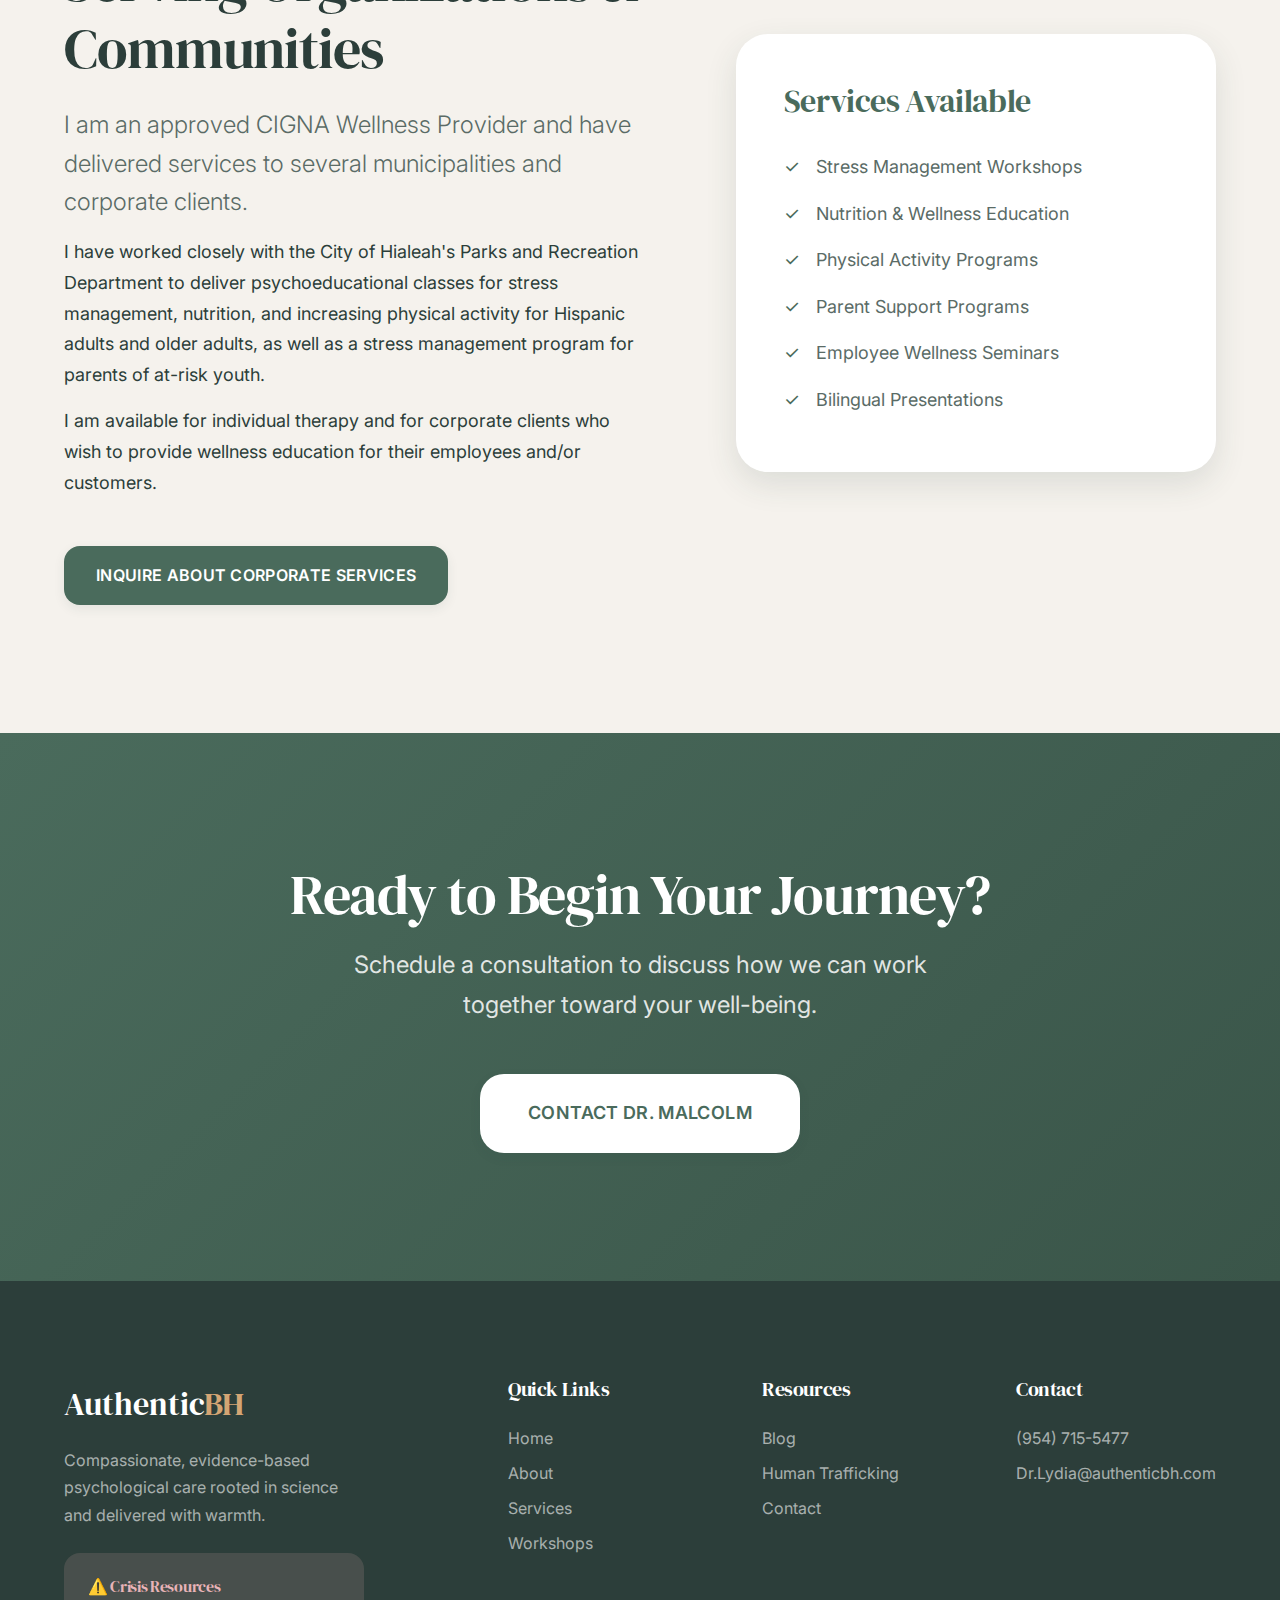
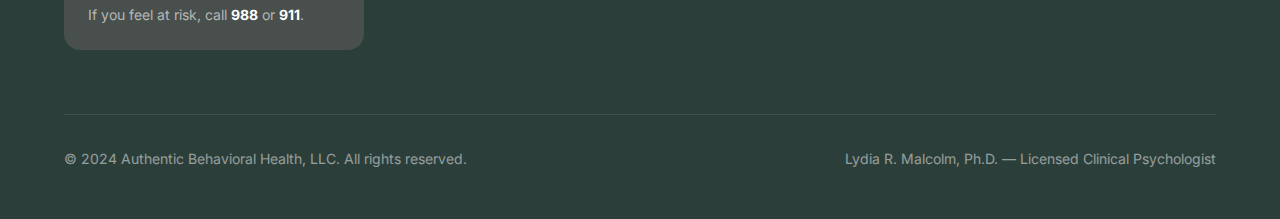
<file: website/about.html>
<!DOCTYPE html>
<html lang="en">

<head>
    <meta charset="UTF-8">
    <meta name="viewport" content="width=device-width, initial-scale=1.0">
    <meta name="description"
        content="Learn about Dr. Lydia R. Malcolm, PhD - Yale-trained clinical psychologist specializing in anxiety, depression, and health psychology in South Florida.">

    <title>About Dr. Malcolm | Authentic Behavioral Health</title>

    <!-- Fonts -->
    <link rel="preconnect" href="https://fonts.googleapis.com">
    <link rel="preconnect" href="https://fonts.gstatic.com" crossorigin>
    <link
        href="https://fonts.googleapis.com/css2?family=Crimson+Pro:ital@1&family=DM+Serif+Display&family=Inter:wght@300;400;500;600;700&display=swap"
        rel="stylesheet">

    <!-- Styles -->
    <link rel="stylesheet" href="styles/main.css">

    <link rel="icon" type="image/svg+xml"
        href="data:image/svg+xml,<svg xmlns='http://www.w3.org/2000/svg' viewBox='0 0 100 100'><text y='.9em' font-size='90'>🌿</text></svg>">
</head>

<body>
    <!-- Navigation -->
    <nav class="nav" id="nav">
        <div class="nav__inner">
            <a href="index.html" class="nav__logo">Authentic<span>BH</span></a>

            <button class="nav__toggle" id="nav-toggle" aria-label="Toggle menu">
                <span></span><span></span><span></span>
            </button>

            <ul class="nav__links" id="nav-links">
                <li><a href="index.html" class="nav__link">Home</a></li>
                <li><a href="about.html" class="nav__link nav__link--active">About</a></li>
                <li><a href="services.html" class="nav__link">Services</a></li>
                <li><a href="workshops.html" class="nav__link">Workshops</a></li>
                <li><a href="human-trafficking.html" class="nav__link">Human Trafficking</a></li>
                <li><a href="blog.html" class="nav__link">Blog</a></li>
                <li><a href="contact.html" class="nav__link">Contact</a></li>
            </ul>
        </div>
    </nav>

    <!-- Page Hero -->
    <section class="section section--bg-primary" style="padding-top: calc(var(--nav-height) + var(--space-4xl));">
        <div class="container">
            <div class="text-center" data-animate>
                <span class="hero__badge">Clinical Psychologist</span>
                <h1 style="color: white;">Dr. Lydia R. Malcolm, PhD</h1>
                <p class="hero__subtitle" style="margin: 0 auto;">
                    Yale-trained clinical psychologist dedicated to helping clients achieve authentic well-being through
                    evidence-based, compassionate care.
                </p>
            </div>
        </div>
    </section>

    <!-- About Content -->
    <section class="section">
        <div class="container">
            <div class="about-preview" data-animate>
                <div class="about-preview__image">
                    <img src="assets/dr_malcolm_photo.jpg" alt="Dr. Lydia R. Malcolm, PhD - Clinical Psychologist\"
                        style="width: 100%; height: 100%; object-fit: cover;">
                </div>

                <div class="about-preview__content">
                    <span class="about-preview__label">My Journey</span>
                    <h2>A Passion for Helping Others Heal</h2>
                    <p class="lead">
                        I am a Ph.D. graduate of Nova Southeastern University's Clinical Psychology program with a
                        concentration in Health Psychology.
                    </p>
                    <p>
                        My clinical experiences at Nova Southeastern included using motivational interviewing to assist
                        clients in making behavioral changes at the Guided Self-Change clinic and the Anxiety Disorders
                        clinic. I have also worked with veterans experiencing a variety of mental health issues at the
                        Miami VA Inpatient Acute Psychiatric Unit.
                    </p>
                    <p>
                        My predoctoral fellowship was completed at the Yale Stress Center, Yale School of Medicine,
                        working in an interdisciplinary team that included endocrinologists, nutritionists, sports
                        physiologists, naturopathic doctors, and mindfulness coaches—treating clients with a variety of
                        psychological and physical health concerns.
                    </p>
                    <p>
                        I also received training in leading Mindfulness Based Stress Reduction programs and Dialectical
                        Behavioral Therapy support groups.
                    </p>

                    <div class="bilingual-notice mt-xl">
                        🌐 Services available in English & Spanish
                    </div>
                </div>
            </div>
        </div>
    </section>

    <!-- Timeline -->
    <section class="section section--bg-alt">
        <div class="container container--narrow">
            <div class="text-center mb-2xl" data-animate>
                <span class="about-preview__label" style="justify-content: center;">Education & Training</span>
                <h2>Professional Journey</h2>
            </div>

            <div class="timeline" data-animate>
                <div class="timeline__item">
                    <span class="timeline__year">Graduate Training</span>
                    <h4 class="timeline__title">Nova Southeastern University</h4>
                    <p class="timeline__text">
                        Ph.D. in Clinical Psychology with concentration in Health Psychology. Clinical rotations at the
                        Guided Self-Change Clinic and Anxiety Disorders Clinic utilizing motivational interviewing and
                        CBT.
                    </p>
                </div>

                <div class="timeline__item">
                    <span class="timeline__year">Fellowship</span>
                    <h4 class="timeline__title">Yale Stress Center, Yale School of Medicine</h4>
                    <p class="timeline__text">
                        Predoctoral fellowship working with an interdisciplinary team treating psychological and
                        physical health concerns. Specialized training in Mindfulness Based Stress Reduction and
                        Dialectical Behavioral Therapy.
                    </p>
                </div>

                <div class="timeline__item">
                    <span class="timeline__year">Clinical Experience</span>
                    <h4 class="timeline__title">Miami VA Medical Center</h4>
                    <p class="timeline__text">
                        Inpatient Acute Psychiatric Unit—providing care to veterans with a variety of mental health
                        conditions.
                    </p>
                </div>

                <div class="timeline__item">
                    <span class="timeline__year">Postdoctoral</span>
                    <h4 class="timeline__title">University of Miami, Department of Neurology</h4>
                    <p class="timeline__text">
                        Research assistant in the Division of Neuropsychology performing neuropsychological testing for
                        patients with dementia and neurological conditions, plus pre-surgical evaluations for
                        Parkinson's and Epilepsy patients.
                    </p>
                </div>

                <div class="timeline__item">
                    <span class="timeline__year">Advanced Training</span>
                    <h4 class="timeline__title">Coastal Behavioral Health, LLC</h4>
                    <p class="timeline__text">
                        Completed postdoctoral training in private practice working with clients experiencing anxiety,
                        depression, life transitions, interpersonal conflicts, and stress management.
                    </p>
                </div>

                <div class="timeline__item">
                    <span class="timeline__year">Present</span>
                    <h4 class="timeline__title">Authentic Behavioral Health, LLC</h4>
                    <p class="timeline__text">
                        Founder and sole practitioner providing individual therapy, corporate wellness services, and
                        specialized workshops for sleep and stress management.
                    </p>
                </div>
            </div>
        </div>
    </section>

    <!-- Research -->
    <section class="section">
        <div class="container">
            <div class="text-center mb-2xl" data-animate>
                <span class="about-preview__label" style="justify-content: center;">Research Focus</span>
                <h2>Evidence-Based Practice</h2>
                <p class="lead" style="margin: 0 auto;">
                    My clinical work is informed by ongoing research in trauma, stress, and cultural factors in mental
                    health.
                </p>
            </div>

            <div class="services-grid" data-animate>
                <div class="card">
                    <div class="card__icon">❤️</div>
                    <h4 class="card__title">Trauma & Cardiovascular Health</h4>
                    <p class="card__text">
                        Examining cardiovascular stress reactivity in women with Post Traumatic Stress Disorder and
                        Major Depressive Disorder.
                    </p>
                </div>

                <div class="card">
                    <div class="card__icon">🏥</div>
                    <h4 class="card__title">Health Management for Survivors</h4>
                    <p class="card__text">
                        Research on integrated health approaches for trauma survivors including diet, sleep hygiene, and
                        stress management interventions.
                    </p>
                </div>

                <div class="card">
                    <div class="card__icon">🧘</div>
                    <h4 class="card__title">Mindfulness for Older Adults</h4>
                    <p class="card__text">
                        Culturally adapted mindfulness interventions for Hispanic older adults, focusing on
                        accessibility and effectiveness.
                    </p>
                </div>

                <div class="card">
                    <div class="card__icon">👨‍👩‍👧</div>
                    <h4 class="card__title">Cultural Protective Factors</h4>
                    <p class="card__text">
                        Examining cultural values and protective factors in at-risk Hispanic adolescents to inform
                        prevention and intervention strategies.
                    </p>
                </div>
            </div>
        </div>
    </section>

    <!-- Corporate Services -->
    <section class="section section--bg-alt">
        <div class="container">
            <div class="about-preview" style="grid-template-columns: 1.2fr 1fr;" data-animate>
                <div class="about-preview__content" style="padding-right: 0;">
                    <span class="about-preview__label">Corporate Wellness</span>
                    <h2>Serving Organizations & Communities</h2>
                    <p class="lead">
                        I am an approved CIGNA Wellness Provider and have delivered services to several municipalities
                        and corporate clients.
                    </p>
                    <p>
                        I have worked closely with the City of Hialeah's Parks and Recreation Department to deliver
                        psychoeducational classes for stress management, nutrition, and increasing physical activity for
                        Hispanic adults and older adults, as well as a stress management program for parents of at-risk
                        youth.
                    </p>
                    <p>
                        I am available for individual therapy and for corporate clients who wish to provide wellness
                        education for their employees and/or customers.
                    </p>

                    <a href="contact.html" class="btn btn--primary mt-xl">Inquire About Corporate Services</a>
                </div>

                <div
                    style="background: var(--color-white); border-radius: var(--radius-2xl); padding: var(--space-2xl); box-shadow: var(--shadow-lg);">
                    <h4 style="color: var(--color-primary); margin-bottom: var(--space-lg);">Services Available</h4>
                    <ul style="list-style: none; padding: 0;">
                        <li
                            style="display: flex; align-items: center; gap: var(--space-md); padding: var(--space-sm) 0; color: var(--color-text-light);">
                            <span style="color: var(--color-primary);">✓</span> Stress Management Workshops
                        </li>
                        <li
                            style="display: flex; align-items: center; gap: var(--space-md); padding: var(--space-sm) 0; color: var(--color-text-light);">
                            <span style="color: var(--color-primary);">✓</span> Nutrition & Wellness Education
                        </li>
                        <li
                            style="display: flex; align-items: center; gap: var(--space-md); padding: var(--space-sm) 0; color: var(--color-text-light);">
                            <span style="color: var(--color-primary);">✓</span> Physical Activity Programs
                        </li>
                        <li
                            style="display: flex; align-items: center; gap: var(--space-md); padding: var(--space-sm) 0; color: var(--color-text-light);">
                            <span style="color: var(--color-primary);">✓</span> Parent Support Programs
                        </li>
                        <li
                            style="display: flex; align-items: center; gap: var(--space-md); padding: var(--space-sm) 0; color: var(--color-text-light);">
                            <span style="color: var(--color-primary);">✓</span> Employee Wellness Seminars
                        </li>
                        <li
                            style="display: flex; align-items: center; gap: var(--space-md); padding: var(--space-sm) 0; color: var(--color-text-light);">
                            <span style="color: var(--color-primary);">✓</span> Bilingual Presentations
                        </li>
                    </ul>
                </div>
            </div>
        </div>
    </section>

    <!-- CTA -->
    <section class="section section--bg-primary">
        <div class="container text-center" data-animate>
            <h2 style="color: white; margin-bottom: var(--space-md);">Ready to Begin Your Journey?</h2>
            <p
                style="color: rgba(255,255,255,0.85); font-size: var(--text-xl); max-width: 600px; margin: 0 auto var(--space-2xl);">
                Schedule a consultation to discuss how we can work together toward your well-being.
            </p>
            <a href="contact.html" class="btn btn--white btn--lg">Contact Dr. Malcolm</a>
        </div>
    </section>

    <!-- Footer -->
    <footer class="footer">
        <div class="container">
            <div class="footer__grid">
                <div class="footer__brand">
                    <div class="footer__logo">Authentic<span>BH</span></div>
                    <p class="footer__desc">
                        Compassionate, evidence-based psychological care rooted in science and delivered with warmth.
                    </p>
                    <div class="footer__emergency">
                        <h6>⚠️ Crisis Resources</h6>
                        <p>If you feel at risk, call <strong style="color: white;">988</strong> or <strong
                                style="color: white;">911</strong>.</p>
                    </div>
                </div>

                <div>
                    <h5 class="footer__title">Quick Links</h5>
                    <div class="footer__links">
                        <a href="index.html" class="footer__link">Home</a>
                        <a href="about.html" class="footer__link">About</a>
                        <a href="services.html" class="footer__link">Services</a>
                        <a href="workshops.html" class="footer__link">Workshops</a>
                    </div>
                </div>

                <div>
                    <h5 class="footer__title">Resources</h5>
                    <div class="footer__links">
                        <a href="blog.html" class="footer__link">Blog</a>
                        <a href="human-trafficking.html" class="footer__link">Human Trafficking</a>
                        <a href="contact.html" class="footer__link">Contact</a>
                    </div>
                </div>

                <div>
                    <h5 class="footer__title">Contact</h5>
                    <div class="footer__links">
                        <a href="tel:9547155477" class="footer__link">(954) 715-5477</a>
                        <a href="mailto:Dr.Lydia@authenticbh.com" class="footer__link">Dr.Lydia@authenticbh.com</a>
                    </div>
                </div>
            </div>

            <div class="footer__bottom">
                <p class="footer__copyright">© 2024 Authentic Behavioral Health, LLC. All rights reserved.</p>
                <p class="footer__copyright">Lydia R. Malcolm, Ph.D. — Licensed Clinical Psychologist</p>
            </div>
        </div>
    </footer>

    <script>
        const navToggle = document.getElementById('nav-toggle');
        const navLinks = document.getElementById('nav-links');
        navToggle.addEventListener('click', () => { navLinks.classList.toggle('active'); });

        const nav = document.getElementById('nav');
        window.addEventListener('scroll', () => {
            nav.classList.toggle('nav--scrolled', window.scrollY > 100);
        });

        const observer = new IntersectionObserver((entries) => {
            entries.forEach(entry => { if (entry.isIntersecting) entry.target.classList.add('visible'); });
        }, { threshold: 0.1, rootMargin: '0px 0px -50px 0px' });
        document.querySelectorAll('[data-animate]').forEach(el => observer.observe(el));
    </script>
</body>

</html>
</file>
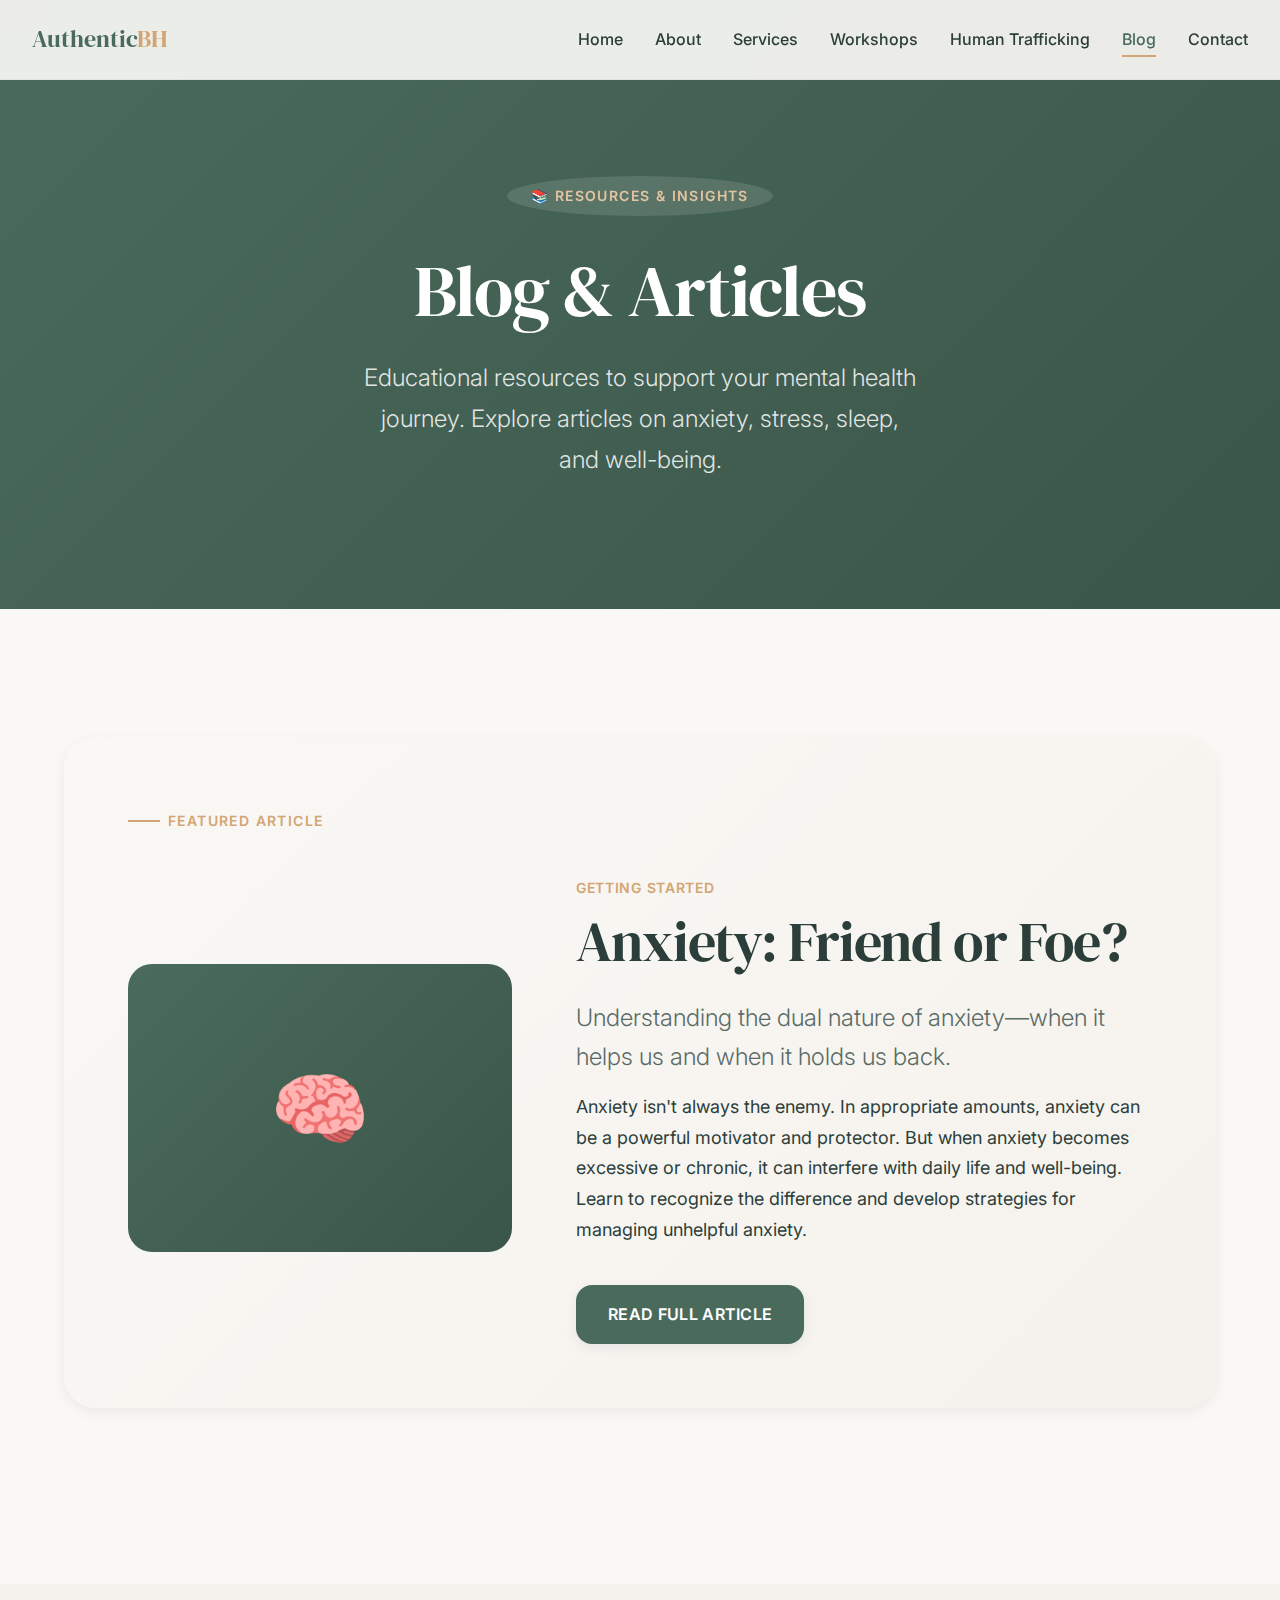
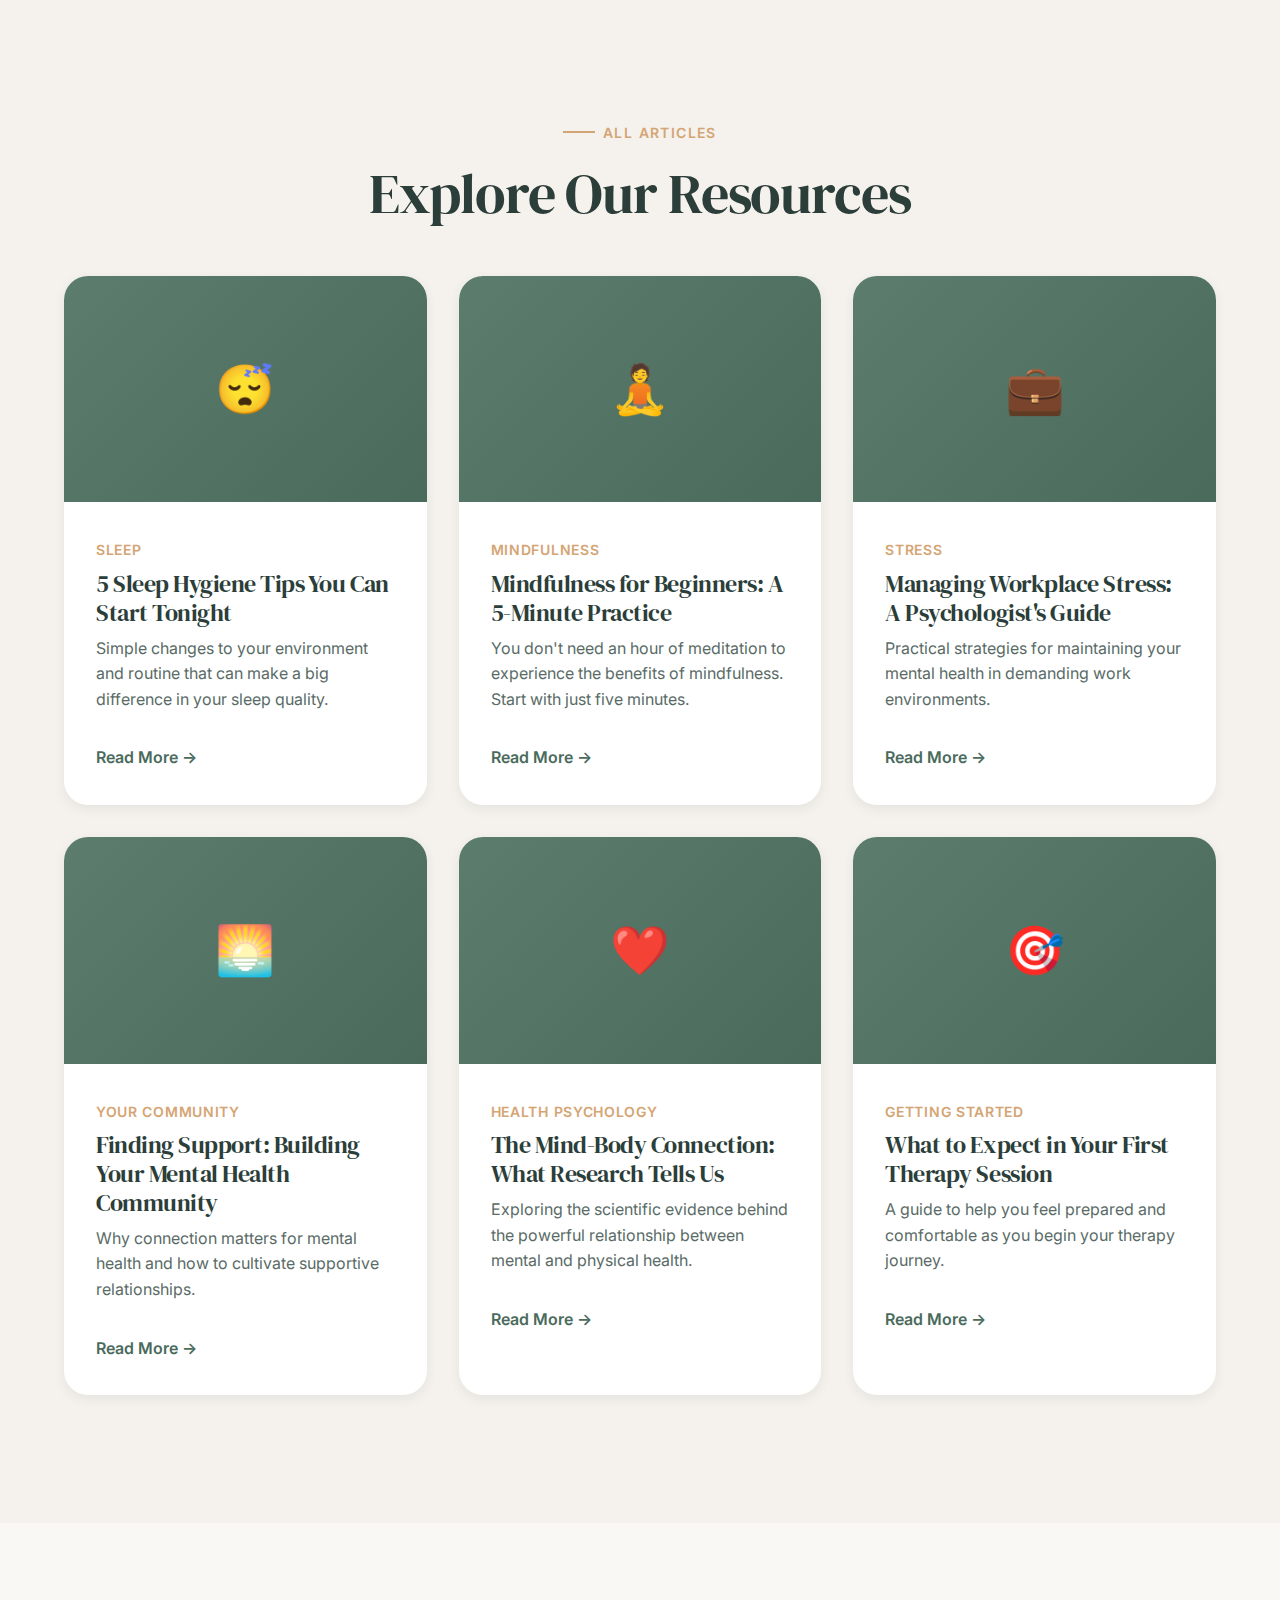
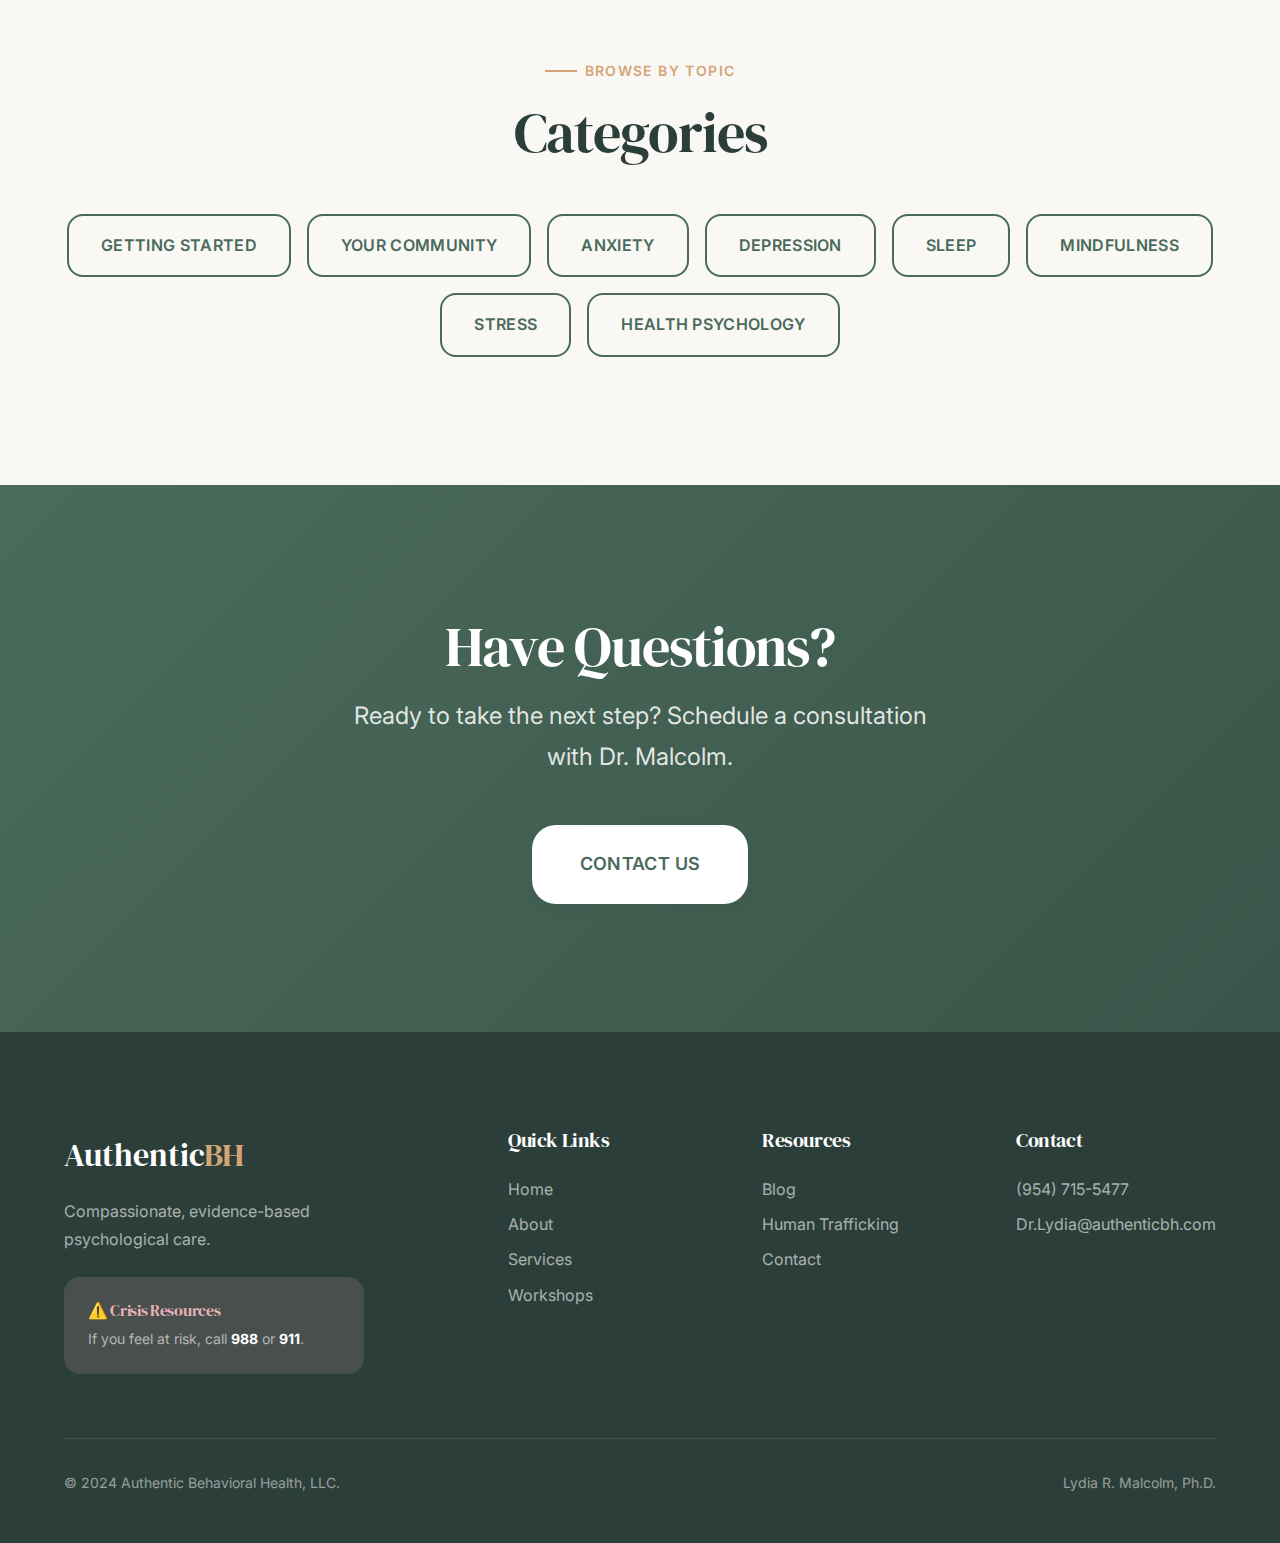
<file: website/blog.html>
<!DOCTYPE html>
<html lang="en">

<head>
    <meta charset="UTF-8">
    <meta name="viewport" content="width=device-width, initial-scale=1.0">
    <meta name="description"
        content="Mental health articles and resources from Dr. Lydia Malcolm. Learn about anxiety, stress management, and well-being.">

    <title>Blog | Authentic Behavioral Health</title>

    <link rel="preconnect" href="https://fonts.googleapis.com">
    <link rel="preconnect" href="https://fonts.gstatic.com" crossorigin>
    <link
        href="https://fonts.googleapis.com/css2?family=Crimson+Pro:ital@1&family=DM+Serif+Display&family=Inter:wght@300;400;500;600;700&display=swap"
        rel="stylesheet">
    <link rel="stylesheet" href="styles/main.css">
    <link rel="icon" type="image/svg+xml"
        href="data:image/svg+xml,<svg xmlns='http://www.w3.org/2000/svg' viewBox='0 0 100 100'><text y='.9em' font-size='90'>🌿</text></svg>">
</head>

<body>
    <!-- Navigation -->
    <nav class="nav" id="nav">
        <div class="nav__inner">
            <a href="index.html" class="nav__logo">Authentic<span>BH</span></a>
            <button class="nav__toggle" id="nav-toggle" aria-label="Toggle menu">
                <span></span><span></span><span></span>
            </button>
            <ul class="nav__links" id="nav-links">
                <li><a href="index.html" class="nav__link">Home</a></li>
                <li><a href="about.html" class="nav__link">About</a></li>
                <li><a href="services.html" class="nav__link">Services</a></li>
                <li><a href="workshops.html" class="nav__link">Workshops</a></li>
                <li><a href="human-trafficking.html" class="nav__link">Human Trafficking</a></li>
                <li><a href="blog.html" class="nav__link nav__link--active">Blog</a></li>
                <li><a href="contact.html" class="nav__link">Contact</a></li>
            </ul>
        </div>
    </nav>

    <!-- Page Hero -->
    <section class="section section--bg-primary" style="padding-top: calc(var(--nav-height) + var(--space-4xl));">
        <div class="container">
            <div class="text-center" data-animate>
                <span class="hero__badge">📚 Resources & Insights</span>
                <h1 style="color: white;">Blog & Articles</h1>
                <p class="hero__subtitle" style="margin: 0 auto;">
                    Educational resources to support your mental health journey. Explore articles on anxiety, stress,
                    sleep, and well-being.
                </p>
            </div>
        </div>
    </section>

    <!-- Featured Article -->
    <section class="section">
        <div class="container">
            <div class="service-detail" data-animate
                style="background: linear-gradient(135deg, var(--color-background) 0%, var(--color-background-alt) 100%);">
                <span class="about-preview__label">Featured Article</span>

                <div
                    style="display: grid; grid-template-columns: 1fr 1.5fr; gap: var(--space-3xl); align-items: center; margin-top: var(--space-lg);">
                    <div
                        style="background: linear-gradient(135deg, var(--color-primary), var(--color-primary-dark)); border-radius: var(--radius-xl); aspect-ratio: 4/3; display: flex; align-items: center; justify-content: center;">
                        <span style="font-size: 5rem;">🧠</span>
                    </div>

                    <div>
                        <span class="blog-card__category">Getting Started</span>
                        <h2>Anxiety: Friend or Foe?</h2>
                        <p class="lead">
                            Understanding the dual nature of anxiety—when it helps us and when it holds us back.
                        </p>
                        <p>
                            Anxiety isn't always the enemy. In appropriate amounts, anxiety can be a powerful motivator
                            and protector. But when anxiety becomes excessive or chronic, it can interfere with daily
                            life and well-being. Learn to recognize the difference and develop strategies for managing
                            unhelpful anxiety.
                        </p>
                        <a href="#" class="btn btn--primary mt-lg">Read Full Article</a>
                    </div>
                </div>
            </div>
        </div>
    </section>

    <!-- Blog Grid -->
    <section class="section section--bg-alt">
        <div class="container">
            <div class="text-center mb-2xl" data-animate>
                <span class="about-preview__label" style="justify-content: center;">All Articles</span>
                <h2>Explore Our Resources</h2>
            </div>

            <div class="blog-grid" data-animate>
                <!-- Article 1 -->
                <article class="blog-card">
                    <div class="blog-card__image" style="display: flex; align-items: center; justify-content: center;">
                        <span style="font-size: 3rem;">😴</span>
                    </div>
                    <div class="blog-card__content">
                        <span class="blog-card__category">Sleep</span>
                        <h4 class="blog-card__title">5 Sleep Hygiene Tips You Can Start Tonight</h4>
                        <p class="blog-card__excerpt">
                            Simple changes to your environment and routine that can make a big difference in your sleep
                            quality.
                        </p>
                        <a href="#" class="card__link">Read More →</a>
                    </div>
                </article>

                <!-- Article 2 -->
                <article class="blog-card">
                    <div class="blog-card__image" style="display: flex; align-items: center; justify-content: center;">
                        <span style="font-size: 3rem;">🧘</span>
                    </div>
                    <div class="blog-card__content">
                        <span class="blog-card__category">Mindfulness</span>
                        <h4 class="blog-card__title">Mindfulness for Beginners: A 5-Minute Practice</h4>
                        <p class="blog-card__excerpt">
                            You don't need an hour of meditation to experience the benefits of mindfulness. Start with
                            just five minutes.
                        </p>
                        <a href="#" class="card__link">Read More →</a>
                    </div>
                </article>

                <!-- Article 3 -->
                <article class="blog-card">
                    <div class="blog-card__image" style="display: flex; align-items: center; justify-content: center;">
                        <span style="font-size: 3rem;">💼</span>
                    </div>
                    <div class="blog-card__content">
                        <span class="blog-card__category">Stress</span>
                        <h4 class="blog-card__title">Managing Workplace Stress: A Psychologist's Guide</h4>
                        <p class="blog-card__excerpt">
                            Practical strategies for maintaining your mental health in demanding work environments.
                        </p>
                        <a href="#" class="card__link">Read More →</a>
                    </div>
                </article>

                <!-- Article 4 -->
                <article class="blog-card">
                    <div class="blog-card__image" style="display: flex; align-items: center; justify-content: center;">
                        <span style="font-size: 3rem;">🌅</span>
                    </div>
                    <div class="blog-card__content">
                        <span class="blog-card__category">Your Community</span>
                        <h4 class="blog-card__title">Finding Support: Building Your Mental Health Community</h4>
                        <p class="blog-card__excerpt">
                            Why connection matters for mental health and how to cultivate supportive relationships.
                        </p>
                        <a href="#" class="card__link">Read More →</a>
                    </div>
                </article>

                <!-- Article 5 -->
                <article class="blog-card">
                    <div class="blog-card__image" style="display: flex; align-items: center; justify-content: center;">
                        <span style="font-size: 3rem;">❤️</span>
                    </div>
                    <div class="blog-card__content">
                        <span class="blog-card__category">Health Psychology</span>
                        <h4 class="blog-card__title">The Mind-Body Connection: What Research Tells Us</h4>
                        <p class="blog-card__excerpt">
                            Exploring the scientific evidence behind the powerful relationship between mental and
                            physical health.
                        </p>
                        <a href="#" class="card__link">Read More →</a>
                    </div>
                </article>

                <!-- Article 6 -->
                <article class="blog-card">
                    <div class="blog-card__image" style="display: flex; align-items: center; justify-content: center;">
                        <span style="font-size: 3rem;">🎯</span>
                    </div>
                    <div class="blog-card__content">
                        <span class="blog-card__category">Getting Started</span>
                        <h4 class="blog-card__title">What to Expect in Your First Therapy Session</h4>
                        <p class="blog-card__excerpt">
                            A guide to help you feel prepared and comfortable as you begin your therapy journey.
                        </p>
                        <a href="#" class="card__link">Read More →</a>
                    </div>
                </article>
            </div>
        </div>
    </section>

    <!-- Categories -->
    <section class="section">
        <div class="container">
            <div class="text-center mb-2xl" data-animate>
                <span class="about-preview__label" style="justify-content: center;">Browse by Topic</span>
                <h2>Categories</h2>
            </div>

            <div style="display: flex; gap: var(--space-md); justify-content: center; flex-wrap: wrap;" data-animate>
                <a href="#" class="btn btn--outline">Getting Started</a>
                <a href="#" class="btn btn--outline">Your Community</a>
                <a href="#" class="btn btn--outline">Anxiety</a>
                <a href="#" class="btn btn--outline">Depression</a>
                <a href="#" class="btn btn--outline">Sleep</a>
                <a href="#" class="btn btn--outline">Mindfulness</a>
                <a href="#" class="btn btn--outline">Stress</a>
                <a href="#" class="btn btn--outline">Health Psychology</a>
            </div>
        </div>
    </section>

    <!-- CTA -->
    <section class="section section--bg-primary">
        <div class="container text-center" data-animate>
            <h2 style="color: white; margin-bottom: var(--space-md);">Have Questions?</h2>
            <p
                style="color: rgba(255,255,255,0.85); font-size: var(--text-xl); max-width: 600px; margin: 0 auto var(--space-2xl);">
                Ready to take the next step? Schedule a consultation with Dr. Malcolm.
            </p>
            <a href="contact.html" class="btn btn--white btn--lg">Contact Us</a>
        </div>
    </section>

    <!-- Footer -->
    <footer class="footer">
        <div class="container">
            <div class="footer__grid">
                <div class="footer__brand">
                    <div class="footer__logo">Authentic<span>BH</span></div>
                    <p class="footer__desc">Compassionate, evidence-based psychological care.</p>
                    <div class="footer__emergency">
                        <h6>⚠️ Crisis Resources</h6>
                        <p>If you feel at risk, call <strong style="color: white;">988</strong> or <strong
                                style="color: white;">911</strong>.</p>
                    </div>
                </div>
                <div>
                    <h5 class="footer__title">Quick Links</h5>
                    <div class="footer__links">
                        <a href="index.html" class="footer__link">Home</a>
                        <a href="about.html" class="footer__link">About</a>
                        <a href="services.html" class="footer__link">Services</a>
                        <a href="workshops.html" class="footer__link">Workshops</a>
                    </div>
                </div>
                <div>
                    <h5 class="footer__title">Resources</h5>
                    <div class="footer__links">
                        <a href="blog.html" class="footer__link">Blog</a>
                        <a href="human-trafficking.html" class="footer__link">Human Trafficking</a>
                        <a href="contact.html" class="footer__link">Contact</a>
                    </div>
                </div>
                <div>
                    <h5 class="footer__title">Contact</h5>
                    <div class="footer__links">
                        <a href="tel:9547155477" class="footer__link">(954) 715-5477</a>
                        <a href="mailto:Dr.Lydia@authenticbh.com" class="footer__link">Dr.Lydia@authenticbh.com</a>
                    </div>
                </div>
            </div>
            <div class="footer__bottom">
                <p class="footer__copyright">© 2024 Authentic Behavioral Health, LLC.</p>
                <p class="footer__copyright">Lydia R. Malcolm, Ph.D.</p>
            </div>
        </div>
    </footer>

    <script>
        const navToggle = document.getElementById('nav-toggle');
        const navLinks = document.getElementById('nav-links');
        navToggle.addEventListener('click', () => { navLinks.classList.toggle('active'); });
        const nav = document.getElementById('nav');
        window.addEventListener('scroll', () => { nav.classList.toggle('nav--scrolled', window.scrollY > 100); });
        const observer = new IntersectionObserver((entries) => {
            entries.forEach(entry => { if (entry.isIntersecting) entry.target.classList.add('visible'); });
        }, { threshold: 0.1, rootMargin: '0px 0px -50px 0px' });
        document.querySelectorAll('[data-animate]').forEach(el => observer.observe(el));
    </script>
</body>

</html>
</file>
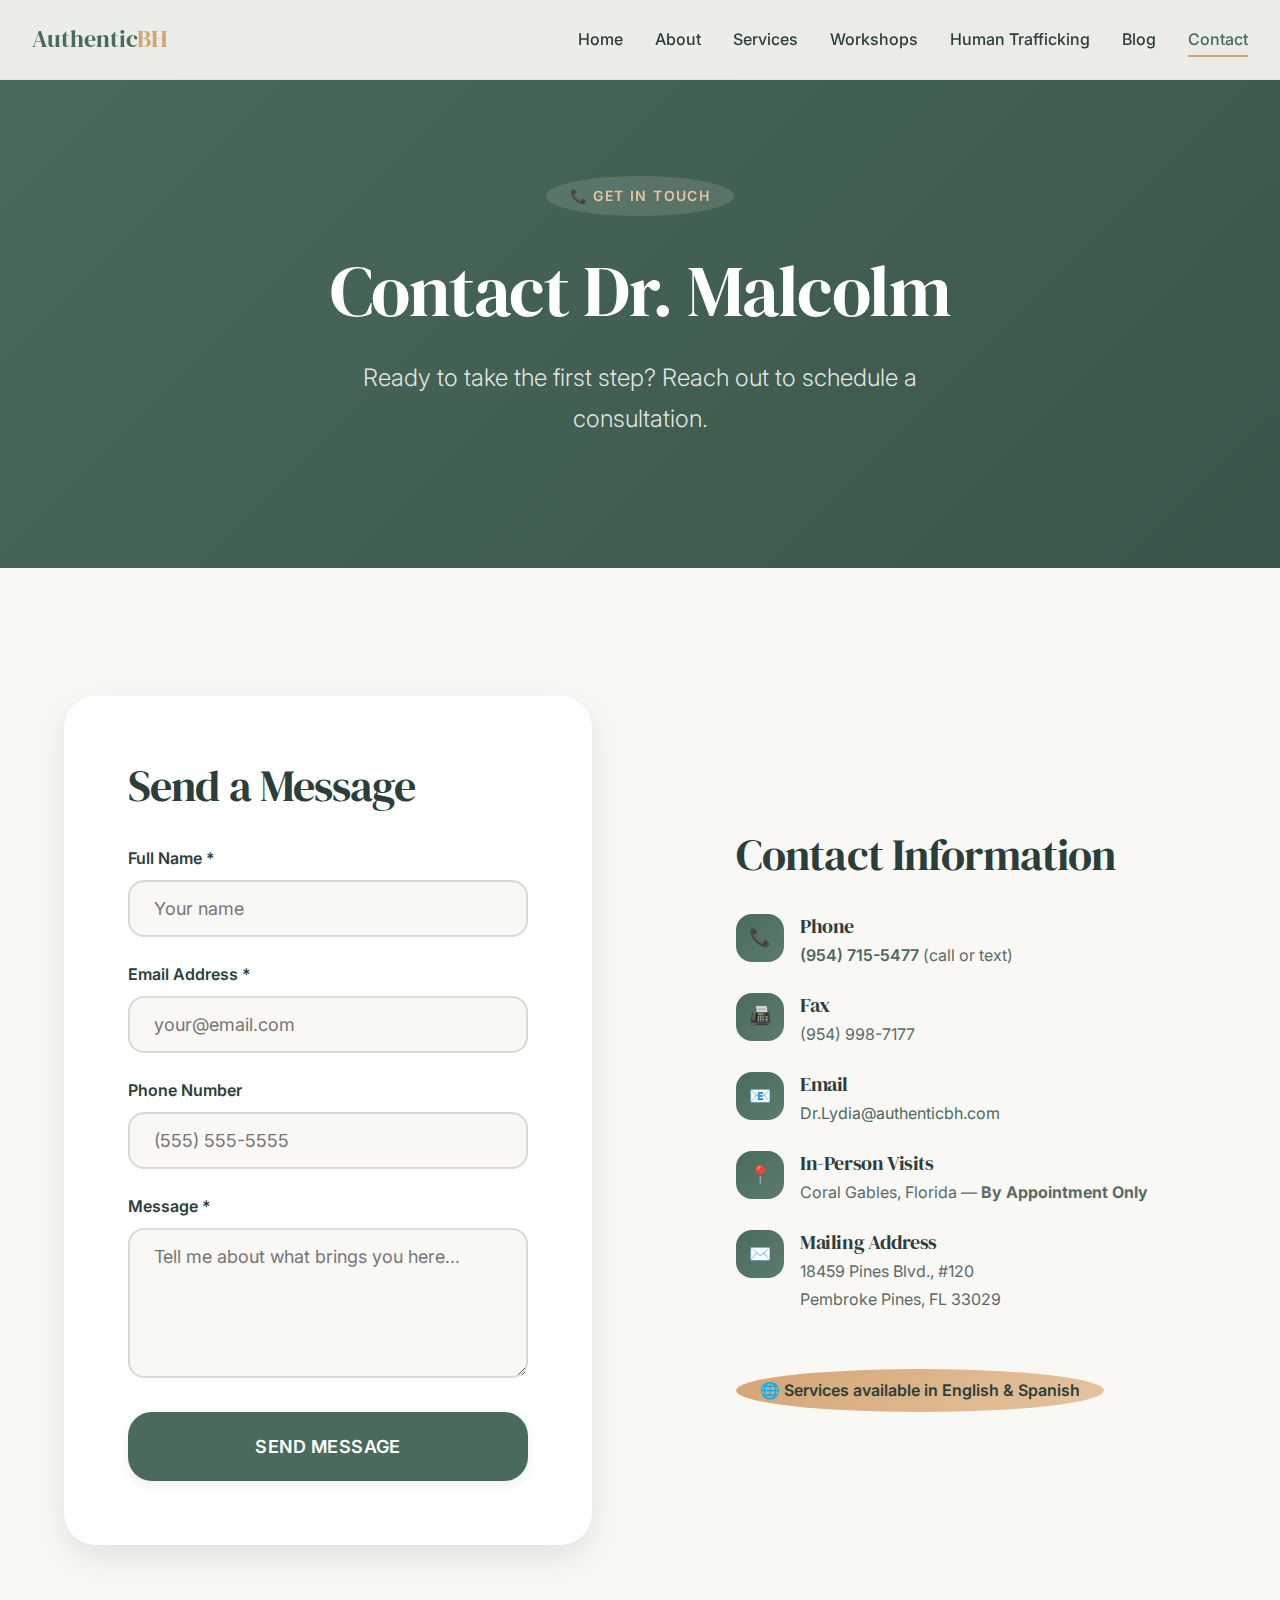
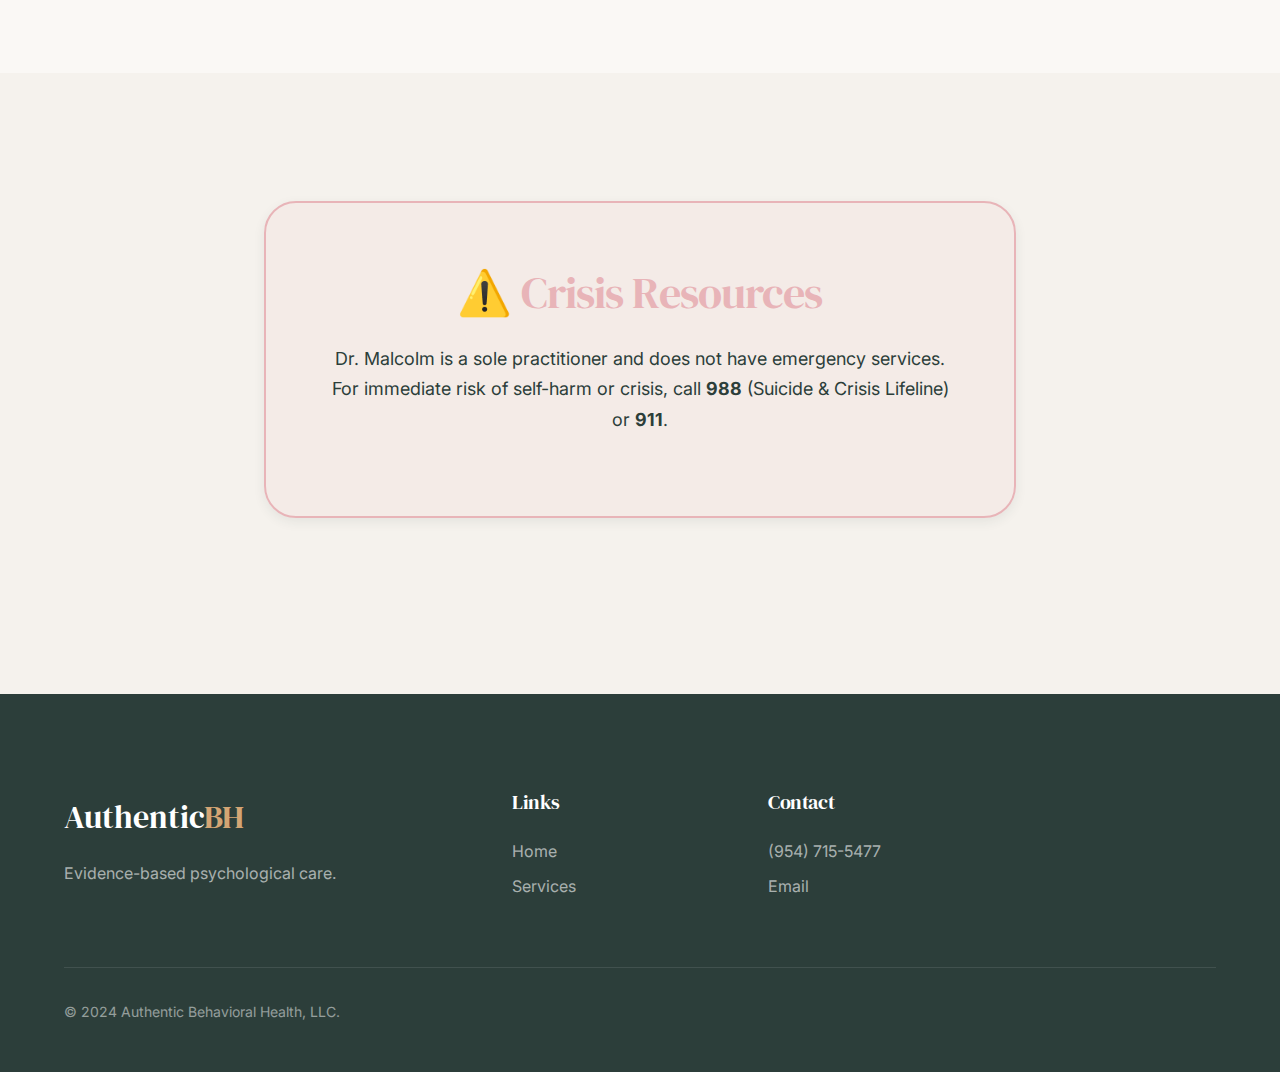
<file: website/contact.html>
<!DOCTYPE html>
<html lang="en">

<head>
    <meta charset="UTF-8">
    <meta name="viewport" content="width=device-width, initial-scale=1.0">
    <meta name="description" content="Contact Dr. Lydia Malcolm at Authentic Behavioral Health.">
    <title>Contact | Authentic Behavioral Health</title>
    <link rel="preconnect" href="https://fonts.googleapis.com">
    <link rel="preconnect" href="https://fonts.gstatic.com" crossorigin>
    <link
        href="https://fonts.googleapis.com/css2?family=Crimson+Pro:ital@1&family=DM+Serif+Display&family=Inter:wght@300;400;500;600;700&display=swap"
        rel="stylesheet">
    <link rel="stylesheet" href="styles/main.css">
    <link rel="icon" type="image/svg+xml"
        href="data:image/svg+xml,<svg xmlns='http://www.w3.org/2000/svg' viewBox='0 0 100 100'><text y='.9em' font-size='90'>🌿</text></svg>">
</head>

<body>
    <nav class="nav" id="nav">
        <div class="nav__inner">
            <a href="index.html" class="nav__logo">Authentic<span>BH</span></a>
            <button class="nav__toggle" id="nav-toggle"
                aria-label="Toggle menu"><span></span><span></span><span></span></button>
            <ul class="nav__links" id="nav-links">
                <li><a href="index.html" class="nav__link">Home</a></li>
                <li><a href="about.html" class="nav__link">About</a></li>
                <li><a href="services.html" class="nav__link">Services</a></li>
                <li><a href="workshops.html" class="nav__link">Workshops</a></li>
                <li><a href="human-trafficking.html" class="nav__link">Human Trafficking</a></li>
                <li><a href="blog.html" class="nav__link">Blog</a></li>
                <li><a href="contact.html" class="nav__link nav__link--active">Contact</a></li>
            </ul>
        </div>
    </nav>

    <section class="section section--bg-primary" style="padding-top: calc(var(--nav-height) + var(--space-4xl));">
        <div class="container text-center" data-animate>
            <span class="hero__badge">📞 Get In Touch</span>
            <h1 style="color: white;">Contact Dr. Malcolm</h1>
            <p class="hero__subtitle" style="margin: 0 auto;">Ready to take the first step? Reach out to schedule a
                consultation.</p>
        </div>
    </section>

    <section class="section">
        <div class="container">
            <div class="location" data-animate>
                <div class="contact-form">
                    <h3 style="margin-bottom: var(--space-xl);">Send a Message</h3>
                    <form id="contact-form">
                        <div class="form-group">
                            <label for="name">Full Name *</label>
                            <input type="text" id="name" name="name" required placeholder="Your name">
                        </div>
                        <div class="form-group">
                            <label for="email">Email Address *</label>
                            <input type="email" id="email" name="email" required placeholder="your@email.com">
                        </div>
                        <div class="form-group">
                            <label for="phone">Phone Number</label>
                            <input type="tel" id="phone" name="phone" placeholder="(555) 555-5555">
                        </div>
                        <div class="form-group">
                            <label for="message">Message *</label>
                            <textarea id="message" name="message" required
                                placeholder="Tell me about what brings you here..."></textarea>
                        </div>
                        <button type="submit" class="btn btn--primary btn--lg" style="width: 100%;">Send
                            Message</button>
                    </form>
                </div>

                <div class="location__info">
                    <h3 style="margin-bottom: var(--space-xl);">Contact Information</h3>
                    <div class="location__item">
                        <div class="location__icon">📞</div>
                        <div class="location__text">
                            <h5>Phone</h5>
                            <p><a href="tel:9547155477" style="color: var(--color-primary); font-weight: 600;">(954)
                                    715-5477</a> (call or text)</p>
                        </div>
                    </div>
                    <div class="location__item">
                        <div class="location__icon">📠</div>
                        <div class="location__text">
                            <h5>Fax</h5>
                            <p>(954) 998-7177</p>
                        </div>
                    </div>
                    <div class="location__item">
                        <div class="location__icon">📧</div>
                        <div class="location__text">
                            <h5>Email</h5>
                            <p><a href="mailto:Dr.Lydia@authenticbh.com"
                                    style="color: var(--color-primary);">Dr.Lydia@authenticbh.com</a></p>
                        </div>
                    </div>
                    <div class="location__item">
                        <div class="location__icon">📍</div>
                        <div class="location__text">
                            <h5>In-Person Visits</h5>
                            <p>Coral Gables, Florida — <strong>By Appointment Only</strong></p>
                        </div>
                    </div>
                    <div class="location__item">
                        <div class="location__icon">✉️</div>
                        <div class="location__text">
                            <h5>Mailing Address</h5>
                            <p>18459 Pines Blvd., #120<br>Pembroke Pines, FL 33029</p>
                        </div>
                    </div>
                    <div class="bilingual-notice mt-xl">🌐 Services available in English & Spanish</div>
                </div>
            </div>
        </div>
    </section>

    <section class="section section--bg-alt">
        <div class="container container--narrow">
            <div class="service-detail"
                style="background: rgba(232,180,184,0.1); border: 2px solid var(--color-highlight);" data-animate>
                <h3 style="color: var(--color-highlight); text-align: center; margin-bottom: var(--space-lg);">⚠️ Crisis
                    Resources</h3>
                <p style="text-align: center;">Dr. Malcolm is a sole practitioner and does not have emergency services.
                    For immediate risk of self-harm or crisis, call <strong>988</strong> (Suicide & Crisis Lifeline) or
                    <strong>911</strong>.</p>
            </div>
        </div>
    </section>

    <footer class="footer">
        <div class="container">
            <div class="footer__grid">
                <div class="footer__brand">
                    <div class="footer__logo">Authentic<span>BH</span></div>
                    <p class="footer__desc">Evidence-based psychological care.</p>
                </div>
                <div>
                    <h5 class="footer__title">Links</h5>
                    <div class="footer__links">
                        <a href="index.html" class="footer__link">Home</a>
                        <a href="services.html" class="footer__link">Services</a>
                    </div>
                </div>
                <div>
                    <h5 class="footer__title">Contact</h5>
                    <div class="footer__links">
                        <a href="tel:9547155477" class="footer__link">(954) 715-5477</a>
                        <a href="mailto:Dr.Lydia@authenticbh.com" class="footer__link">Email</a>
                    </div>
                </div>
            </div>
            <div class="footer__bottom">
                <p class="footer__copyright">© 2024 Authentic Behavioral Health, LLC.</p>
            </div>
        </div>
    </footer>

    <script>
        document.getElementById('nav-toggle').addEventListener('click', () => document.getElementById('nav-links').classList.toggle('active'));
        window.addEventListener('scroll', () => document.getElementById('nav').classList.toggle('nav--scrolled', window.scrollY > 100));
        new IntersectionObserver(e => e.forEach(el => el.isIntersecting && el.target.classList.add('visible')), { threshold: 0.1 }).observe(document.querySelectorAll('[data-animate]'));
        document.getElementById('contact-form').addEventListener('submit', e => { e.preventDefault(); alert('Thank you! Dr. Malcolm will respond soon.'); });
    </script>
</body>

</html>
</file>
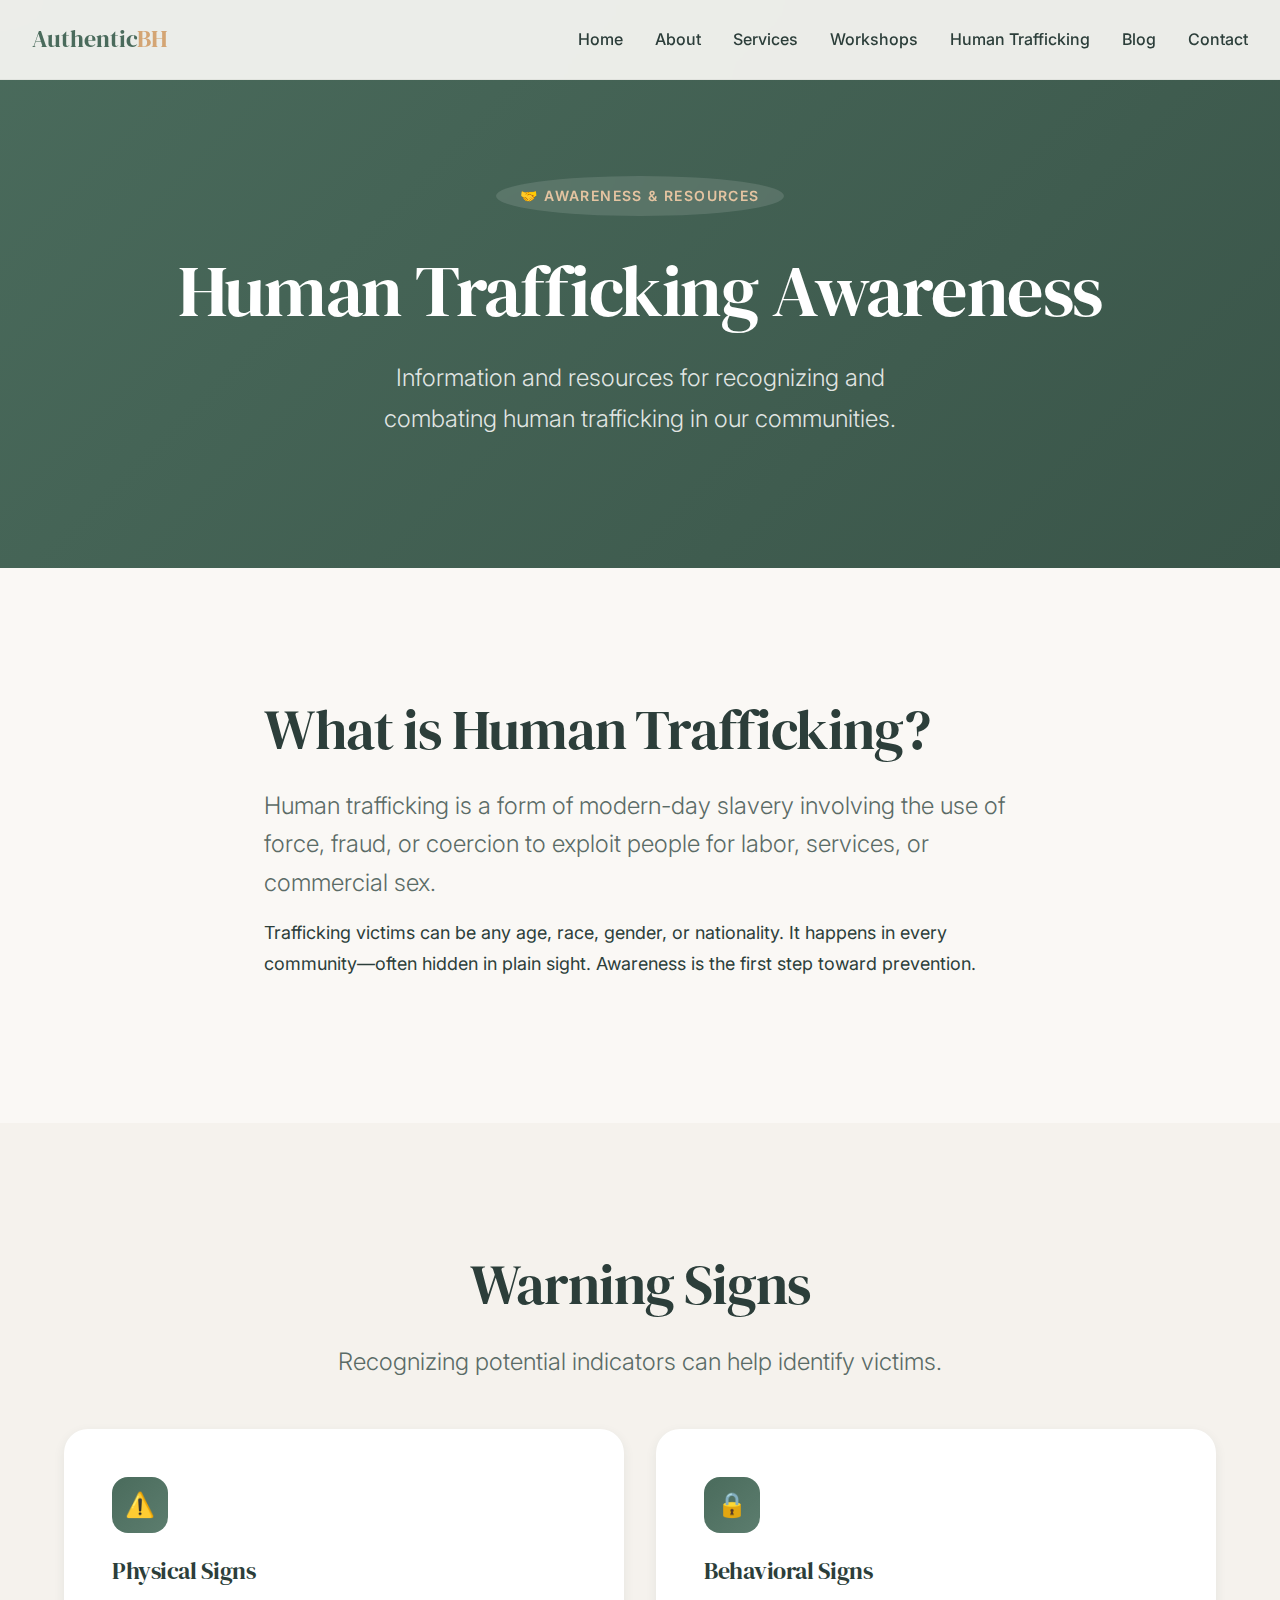
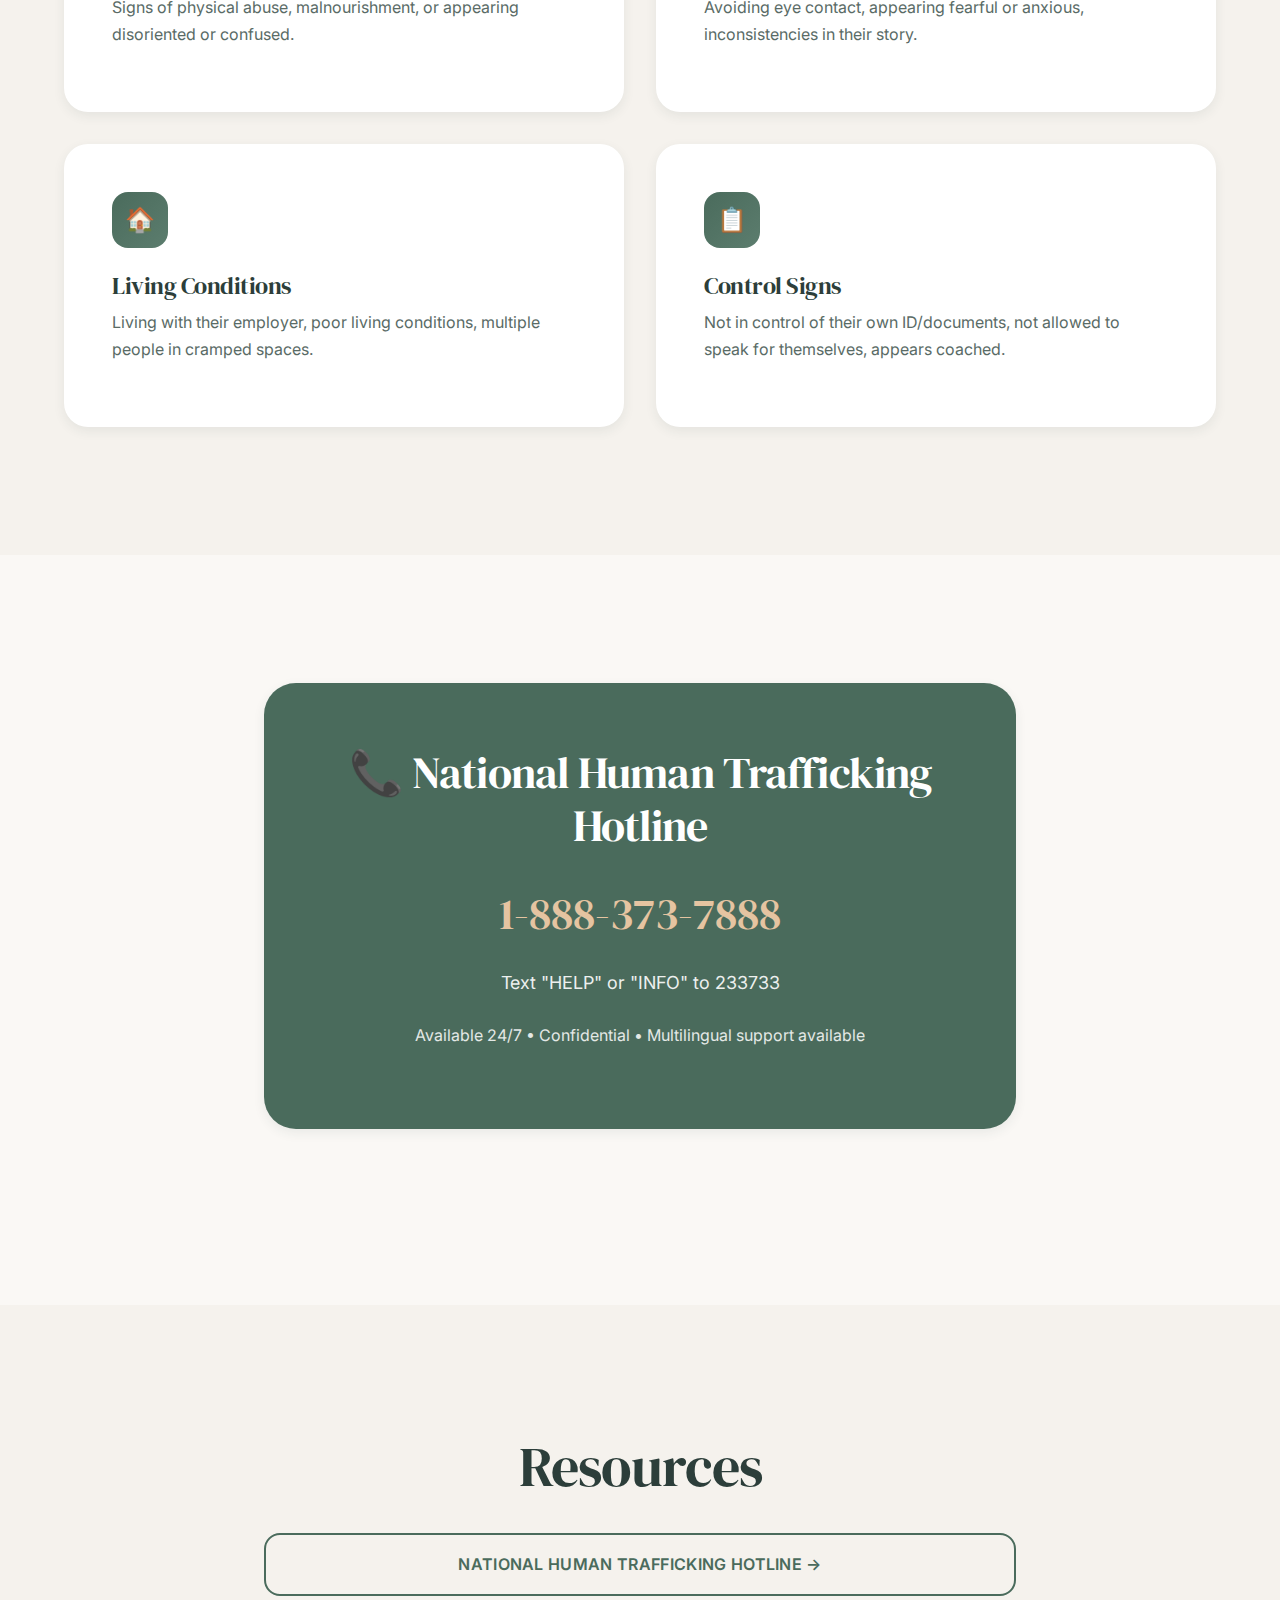
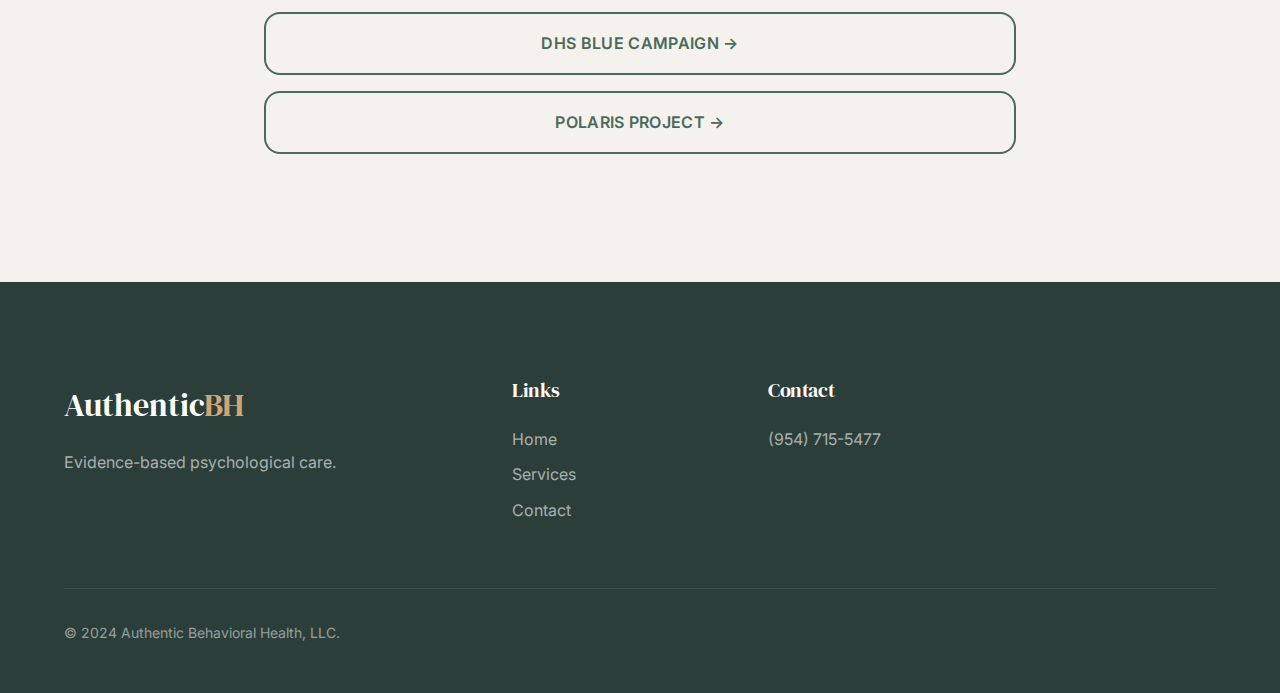
<file: website/human-trafficking.html>
<!DOCTYPE html>
<html lang="en">

<head>
    <meta charset="UTF-8">
    <meta name="viewport" content="width=device-width, initial-scale=1.0">
    <meta name="description" content="Human trafficking awareness resources and support information.">
    <title>Human Trafficking Awareness | Authentic Behavioral Health</title>
    <link rel="preconnect" href="https://fonts.googleapis.com">
    <link rel="preconnect" href="https://fonts.gstatic.com" crossorigin>
    <link
        href="https://fonts.googleapis.com/css2?family=Crimson+Pro:ital@1&family=DM+Serif+Display&family=Inter:wght@300;400;500;600;700&display=swap"
        rel="stylesheet">
    <link rel="stylesheet" href="styles/main.css">
    <link rel="icon" type="image/svg+xml"
        href="data:image/svg+xml,<svg xmlns='http://www.w3.org/2000/svg' viewBox='0 0 100 100'><text y='.9em' font-size='90'>🌿</text></svg>">
</head>

<body>
    <nav class="nav" id="nav">
        <div class="nav__inner">
            <a href="index.html" class="nav__logo">Authentic<span>BH</span></a>
            <button class="nav__toggle" id="nav-toggle"
                aria-label="Toggle menu"><span></span><span></span><span></span></button>
            <ul class="nav__links" id="nav-links">
                <li><a href="index.html" class="nav__link">Home</a></li>
                <li><a href="about.html" class="nav__link">About</a></li>
                <li><a href="services.html" class="nav__link">Services</a></li>
                <li><a href="workshops.html" class="nav__link">Workshops</a></li>
                <li><a href="human-trafficking.html" class="nav__link">Human Trafficking</a></li>
                <li><a href="blog.html" class="nav__link">Blog</a></li>
                <li><a href="contact.html" class="nav__link">Contact</a></li>
            </ul>
        </div>
    </nav>

    <section class="section section--bg-primary" style="padding-top: calc(var(--nav-height) + var(--space-4xl));">
        <div class="container text-center" data-animate>
            <span class="hero__badge">🤝 Awareness & Resources</span>
            <h1 style="color: white;">Human Trafficking Awareness</h1>
            <p class="hero__subtitle" style="margin: 0 auto;">Information and resources for recognizing and combating
                human trafficking in our communities.</p>
        </div>
    </section>

    <section class="section">
        <div class="container container--narrow">
            <div data-animate>
                <h2>What is Human Trafficking?</h2>
                <p class="lead">Human trafficking is a form of modern-day slavery involving the use of force, fraud, or
                    coercion to exploit people for labor, services, or commercial sex.</p>
                <p>Trafficking victims can be any age, race, gender, or nationality. It happens in every community—often
                    hidden in plain sight. Awareness is the first step toward prevention.</p>
            </div>
        </div>
    </section>

    <section class="section section--bg-alt">
        <div class="container">
            <div class="text-center mb-2xl" data-animate>
                <h2>Warning Signs</h2>
                <p class="lead" style="margin: 0 auto;">Recognizing potential indicators can help identify victims.</p>
            </div>
            <div class="services-grid" data-animate>
                <div class="card">
                    <div class="card__icon">⚠️</div>
                    <h4 class="card__title">Physical Signs</h4>
                    <p class="card__text">Signs of physical abuse, malnourishment, or appearing disoriented or confused.
                    </p>
                </div>
                <div class="card">
                    <div class="card__icon">🔒</div>
                    <h4 class="card__title">Behavioral Signs</h4>
                    <p class="card__text">Avoiding eye contact, appearing fearful or anxious, inconsistencies in their
                        story.</p>
                </div>
                <div class="card">
                    <div class="card__icon">🏠</div>
                    <h4 class="card__title">Living Conditions</h4>
                    <p class="card__text">Living with their employer, poor living conditions, multiple people in cramped
                        spaces.</p>
                </div>
                <div class="card">
                    <div class="card__icon">📋</div>
                    <h4 class="card__title">Control Signs</h4>
                    <p class="card__text">Not in control of their own ID/documents, not allowed to speak for themselves,
                        appears coached.</p>
                </div>
            </div>
        </div>
    </section>

    <section class="section">
        <div class="container container--narrow">
            <div class="service-detail" style="background: var(--color-primary); color: white; text-align: center;"
                data-animate>
                <h3 style="color: white; margin-bottom: var(--space-lg);">📞 National Human Trafficking Hotline</h3>
                <p
                    style="font-size: var(--text-3xl); font-family: var(--font-heading); margin-bottom: var(--space-md);">
                    <a href="tel:18883737888" style="color: var(--color-accent-light);">1-888-373-7888</a>
                </p>
                <p style="opacity: 0.9;">Text "HELP" or "INFO" to 233733</p>
                <p style="opacity: 0.85; font-size: var(--text-sm); margin-top: var(--space-lg);">Available 24/7 •
                    Confidential • Multilingual support available</p>
            </div>
        </div>
    </section>

    <section class="section section--bg-alt">
        <div class="container container--narrow text-center" data-animate>
            <h2>Resources</h2>
            <div style="display: flex; flex-direction: column; gap: var(--space-md); margin-top: var(--space-xl);">
                <a href="https://humantraffickinghotline.org" target="_blank" rel="noopener"
                    class="btn btn--outline">National Human Trafficking Hotline →</a>
                <a href="https://www.dhs.gov/blue-campaign" target="_blank" rel="noopener" class="btn btn--outline">DHS
                    Blue Campaign →</a>
                <a href="https://polarisproject.org" target="_blank" rel="noopener" class="btn btn--outline">Polaris
                    Project →</a>
            </div>
        </div>
    </section>

    <footer class="footer">
        <div class="container">
            <div class="footer__grid">
                <div class="footer__brand">
                    <div class="footer__logo">Authentic<span>BH</span></div>
                    <p class="footer__desc">Evidence-based psychological care.</p>
                </div>
                <div>
                    <h5 class="footer__title">Links</h5>
                    <div class="footer__links">
                        <a href="index.html" class="footer__link">Home</a>
                        <a href="services.html" class="footer__link">Services</a>
                        <a href="contact.html" class="footer__link">Contact</a>
                    </div>
                </div>
                <div>
                    <h5 class="footer__title">Contact</h5>
                    <div class="footer__links">
                        <a href="tel:9547155477" class="footer__link">(954) 715-5477</a>
                    </div>
                </div>
            </div>
            <div class="footer__bottom">
                <p class="footer__copyright">© 2024 Authentic Behavioral Health, LLC.</p>
            </div>
        </div>
    </footer>

    <script>
        document.getElementById('nav-toggle').addEventListener('click', () => document.getElementById('nav-links').classList.toggle('active'));
        window.addEventListener('scroll', () => document.getElementById('nav').classList.toggle('nav--scrolled', window.scrollY > 100));
        new IntersectionObserver(e => e.forEach(el => el.isIntersecting && el.target.classList.add('visible')), { threshold: 0.1 }).observe(document.querySelectorAll('[data-animate]'));
    </script>
</body>

</html>
</file>
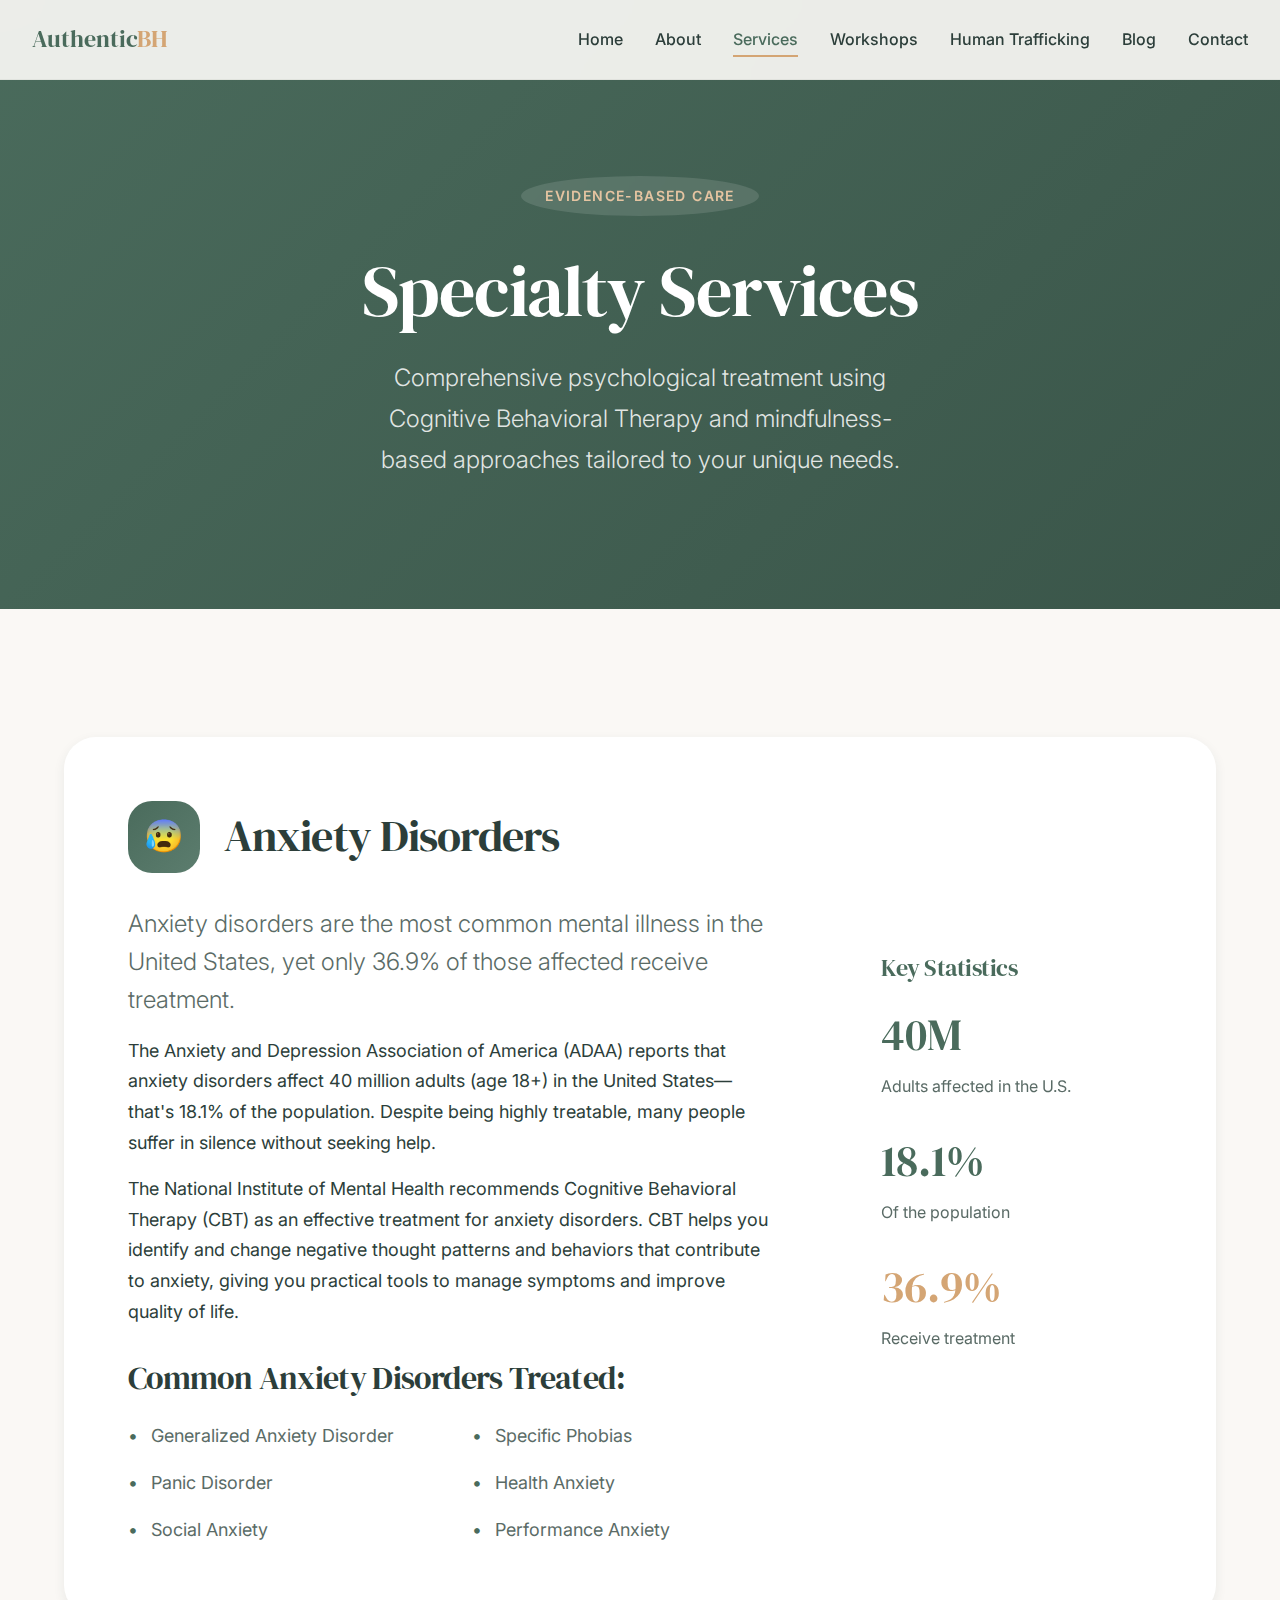
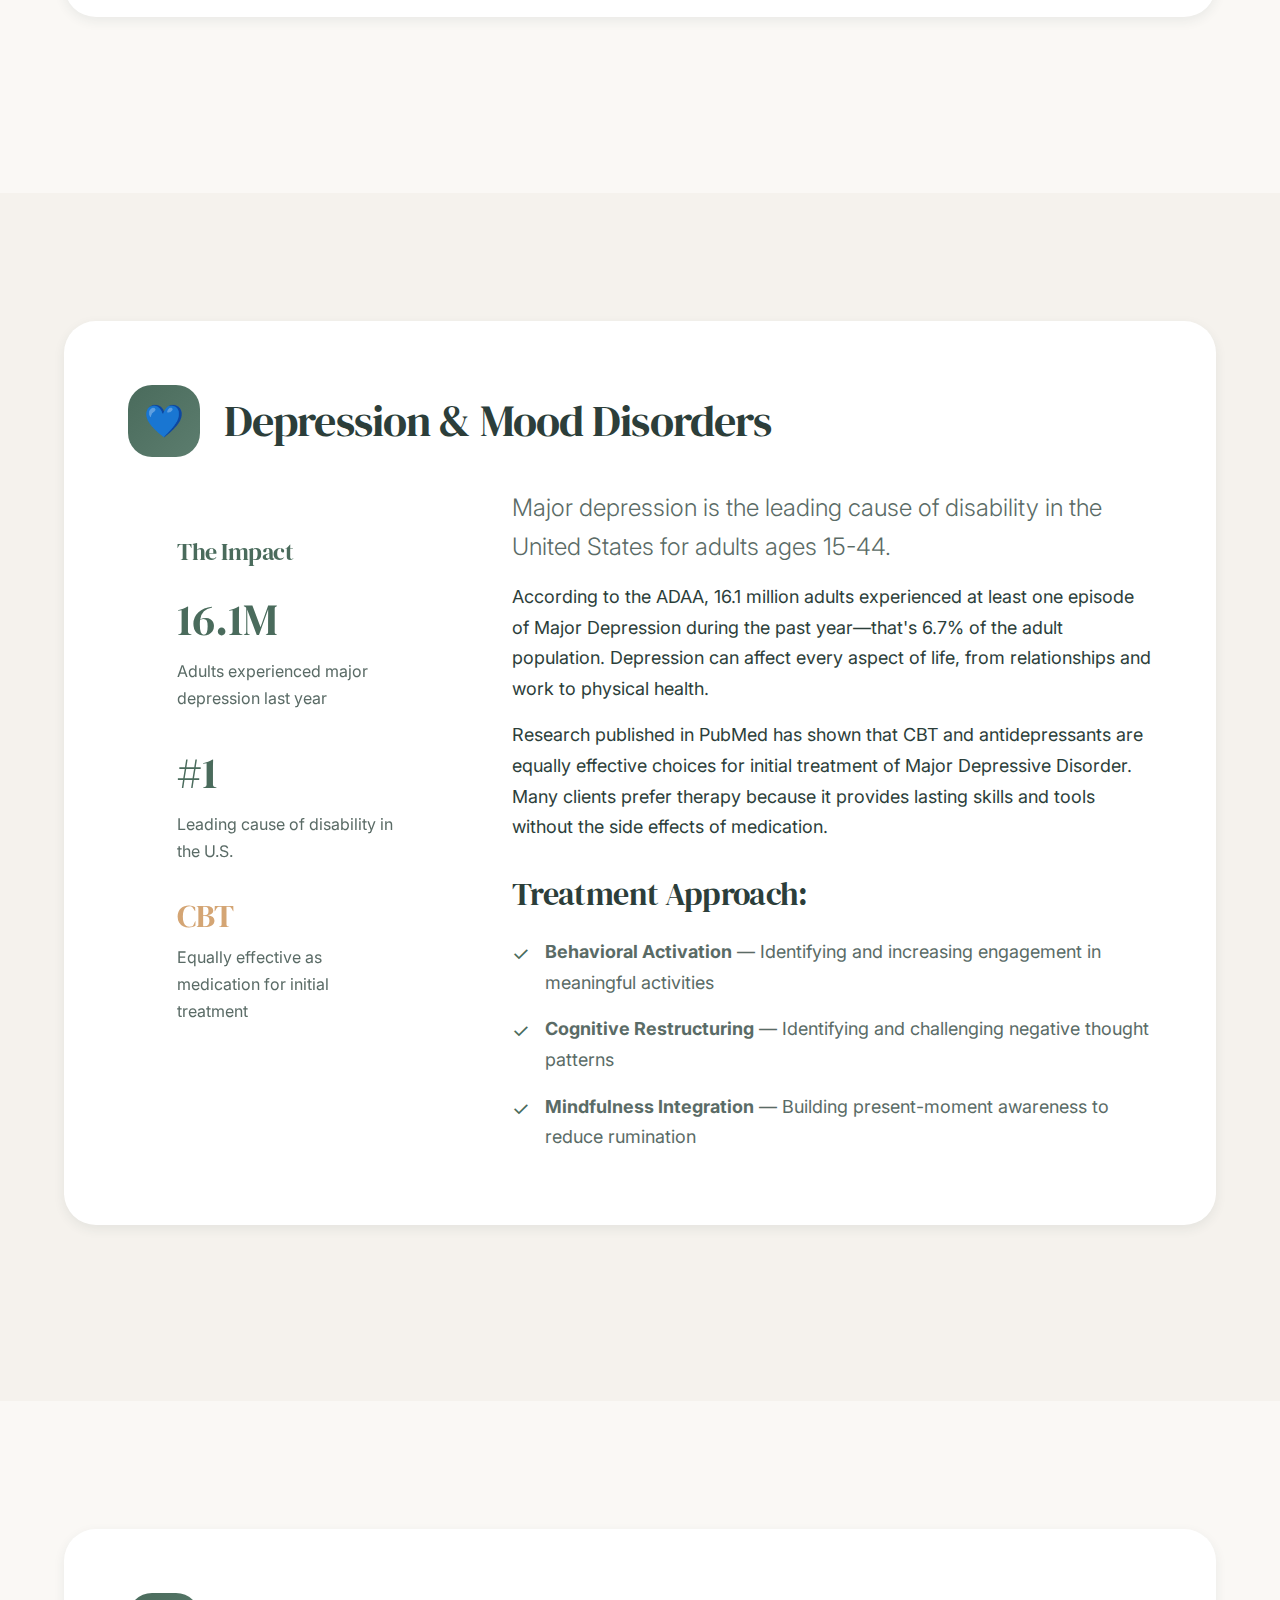
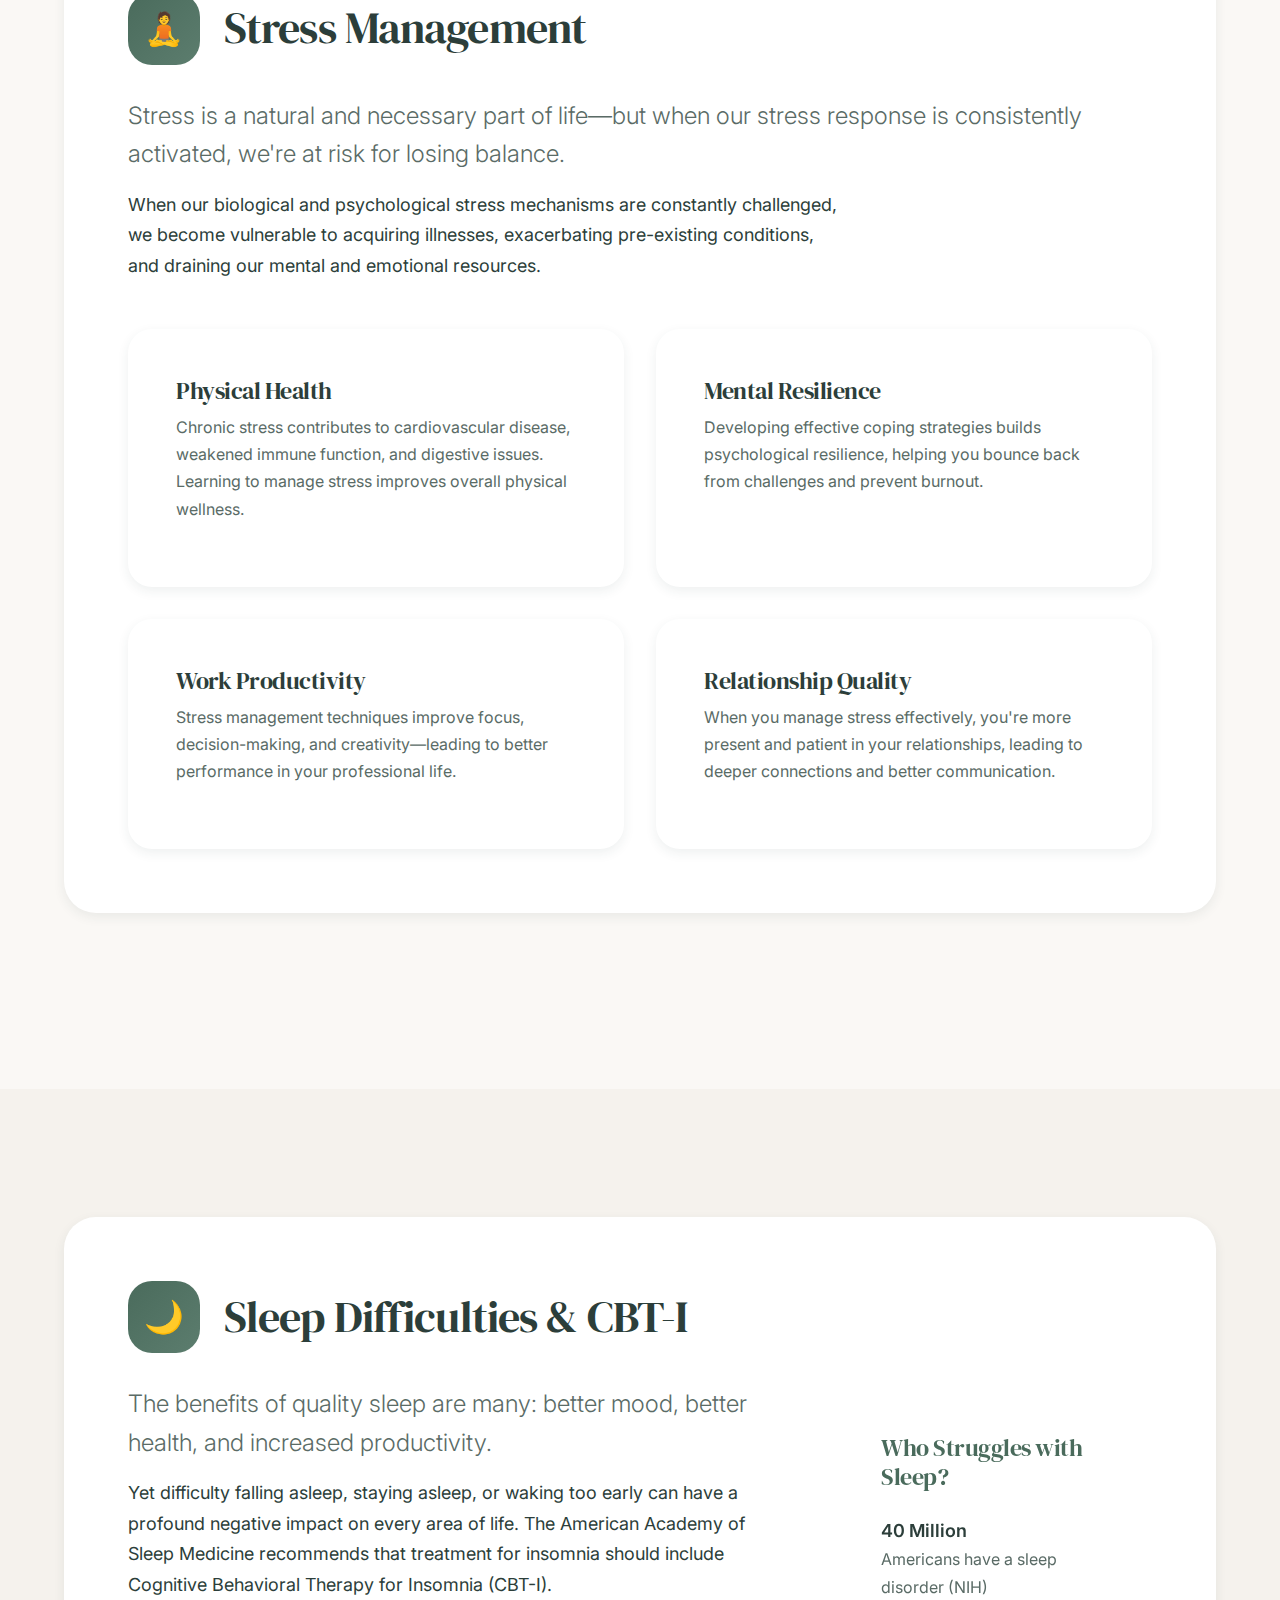
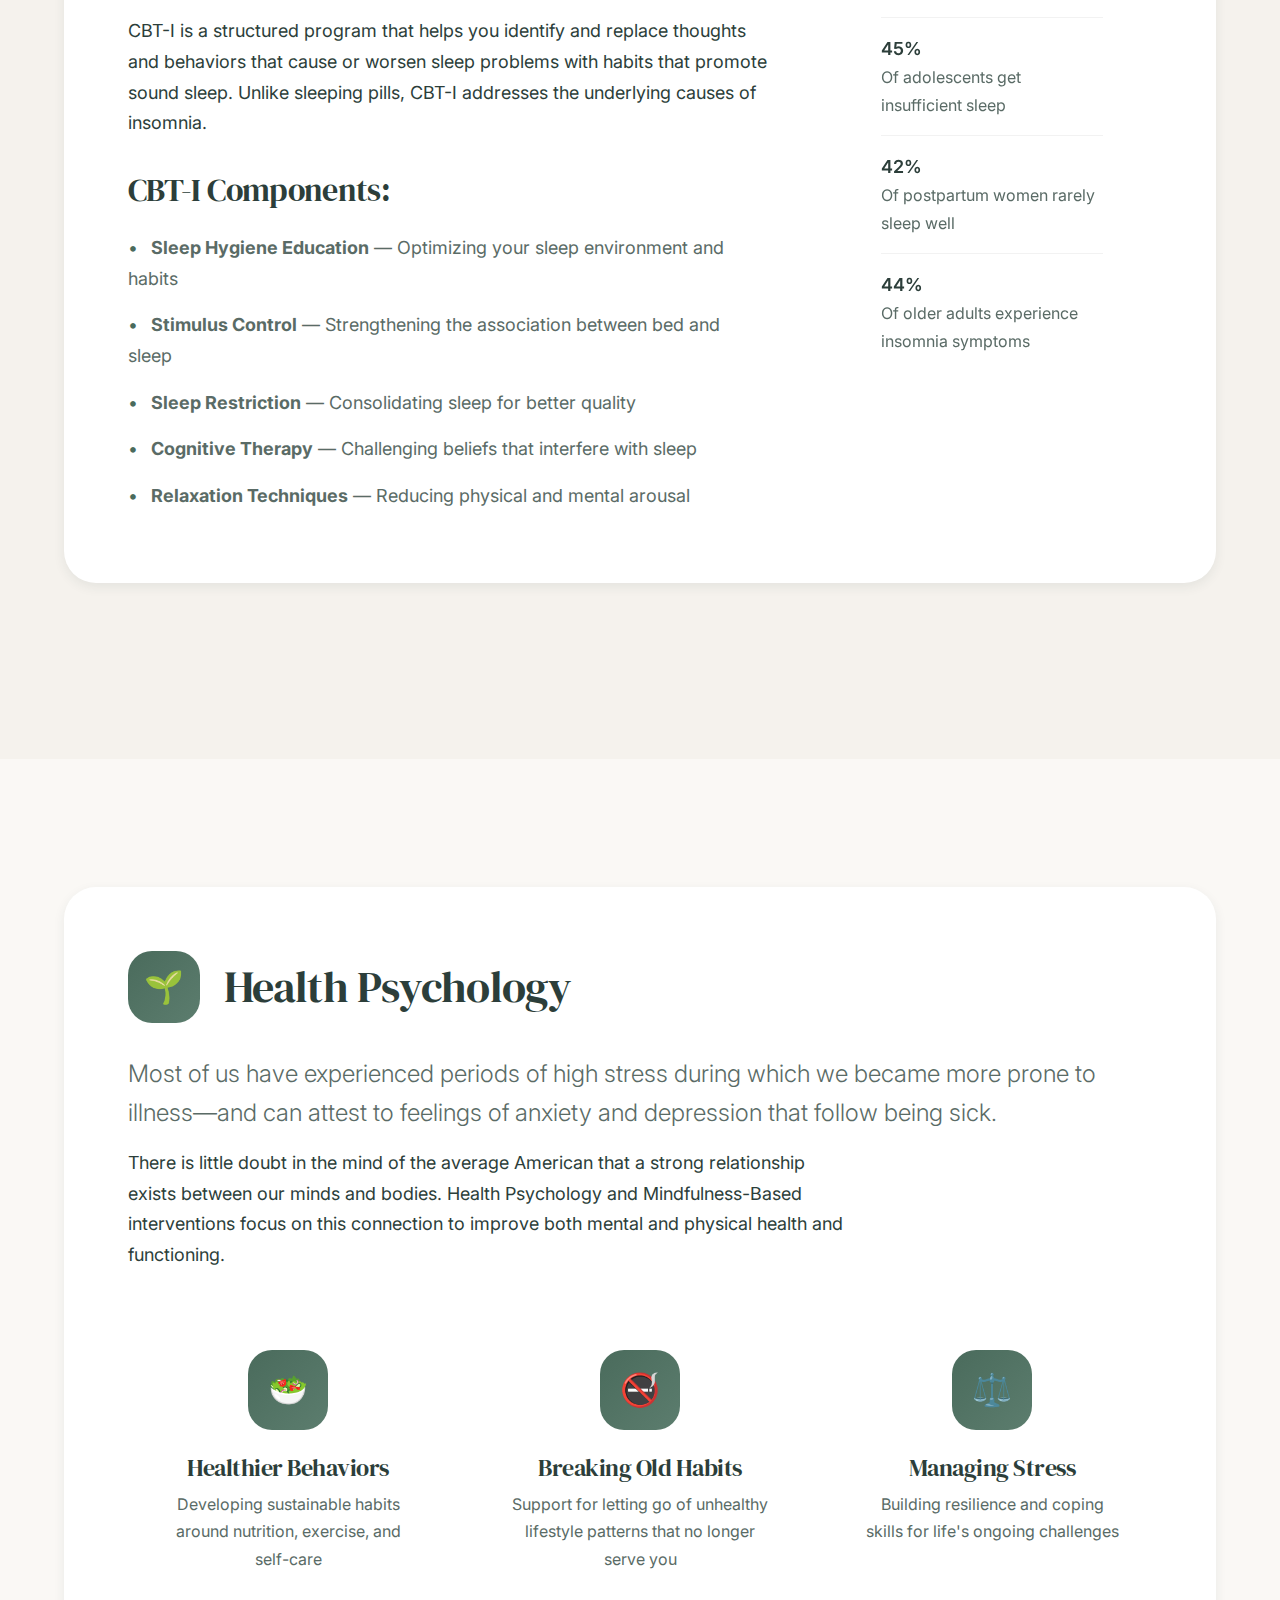
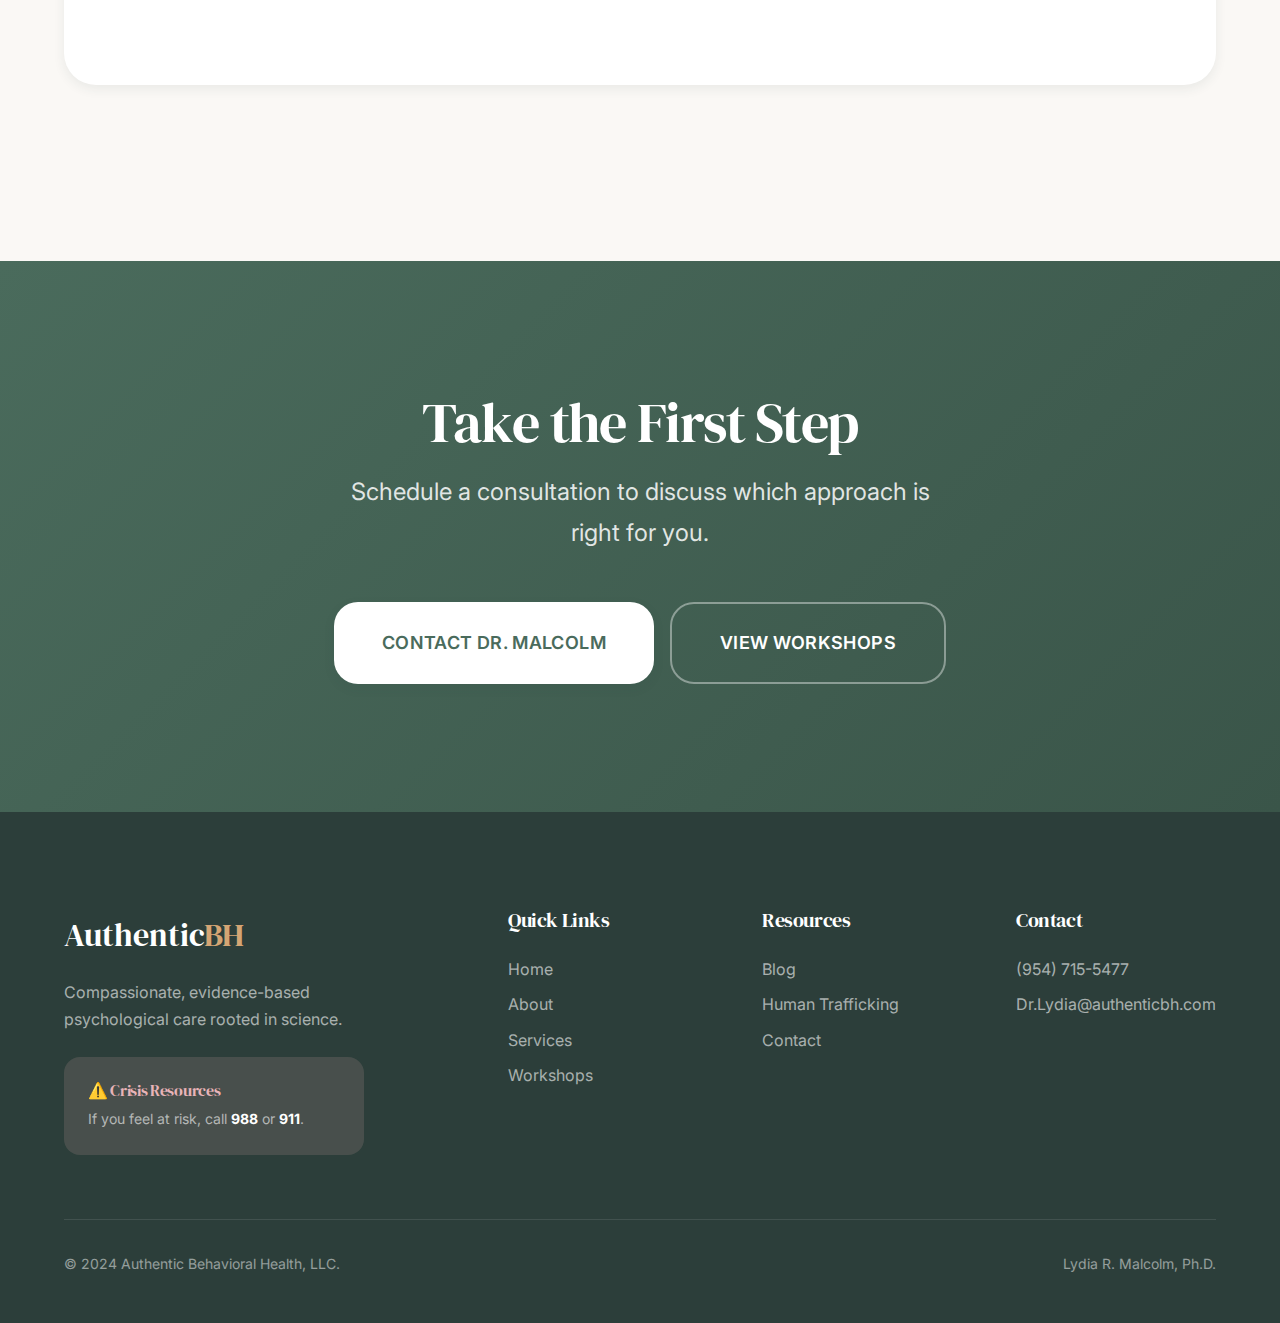
<file: website/services.html>
<!DOCTYPE html>
<html lang="en">

<head>
    <meta charset="UTF-8">
    <meta name="viewport" content="width=device-width, initial-scale=1.0">
    <meta name="description"
        content="Psychological services for Anxiety, Depression, Stress Management, Sleep Difficulties, and Health Psychology. Evidence-based treatment in South Florida.">

    <title>Services | Authentic Behavioral Health</title>

    <link rel="preconnect" href="https://fonts.googleapis.com">
    <link rel="preconnect" href="https://fonts.gstatic.com" crossorigin>
    <link
        href="https://fonts.googleapis.com/css2?family=Crimson+Pro:ital@1&family=DM+Serif+Display&family=Inter:wght@300;400;500;600;700&display=swap"
        rel="stylesheet">
    <link rel="stylesheet" href="styles/main.css">
    <link rel="icon" type="image/svg+xml"
        href="data:image/svg+xml,<svg xmlns='http://www.w3.org/2000/svg' viewBox='0 0 100 100'><text y='.9em' font-size='90'>🌿</text></svg>">
</head>

<body>
    <!-- Navigation -->
    <nav class="nav" id="nav">
        <div class="nav__inner">
            <a href="index.html" class="nav__logo">Authentic<span>BH</span></a>
            <button class="nav__toggle" id="nav-toggle" aria-label="Toggle menu">
                <span></span><span></span><span></span>
            </button>
            <ul class="nav__links" id="nav-links">
                <li><a href="index.html" class="nav__link">Home</a></li>
                <li><a href="about.html" class="nav__link">About</a></li>
                <li><a href="services.html" class="nav__link nav__link--active">Services</a></li>
                <li><a href="workshops.html" class="nav__link">Workshops</a></li>
                <li><a href="human-trafficking.html" class="nav__link">Human Trafficking</a></li>
                <li><a href="blog.html" class="nav__link">Blog</a></li>
                <li><a href="contact.html" class="nav__link">Contact</a></li>
            </ul>
        </div>
    </nav>

    <!-- Page Hero -->
    <section class="section section--bg-primary" style="padding-top: calc(var(--nav-height) + var(--space-4xl));">
        <div class="container">
            <div class="text-center" data-animate>
                <span class="hero__badge">Evidence-Based Care</span>
                <h1 style="color: white;">Specialty Services</h1>
                <p class="hero__subtitle" style="margin: 0 auto;">
                    Comprehensive psychological treatment using Cognitive Behavioral Therapy and mindfulness-based
                    approaches tailored to your unique needs.
                </p>
            </div>
        </div>
    </section>

    <!-- Anxiety Section -->
    <section class="section" id="anxiety">
        <div class="container">
            <div class="service-detail" data-animate>
                <div class="service-detail__header">
                    <div class="service-detail__icon">😰</div>
                    <h2 class="service-detail__title">Anxiety Disorders</h2>
                </div>

                <div style="display: grid; grid-template-columns: 2fr 1fr; gap: var(--space-3xl); align-items: start;">
                    <div>
                        <p class="lead">
                            Anxiety disorders are the most common mental illness in the United States, yet only 36.9% of
                            those affected receive treatment.
                        </p>
                        <p>
                            The Anxiety and Depression Association of America (ADAA) reports that anxiety disorders
                            affect 40 million adults (age 18+) in the United States—that's 18.1% of the population.
                            Despite being highly treatable, many people suffer in silence without seeking help.
                        </p>
                        <p>
                            The National Institute of Mental Health recommends Cognitive Behavioral Therapy (CBT) as an
                            effective treatment for anxiety disorders. CBT helps you identify and change negative
                            thought patterns and behaviors that contribute to anxiety, giving you practical tools to
                            manage symptoms and improve quality of life.
                        </p>

                        <h4 class="mt-xl mb-md">Common Anxiety Disorders Treated:</h4>
                        <ul style="columns: 2; gap: var(--space-2xl); list-style: none; padding: 0;">
                            <li style="padding: var(--space-sm) 0; color: var(--color-text-light);"><span
                                    style="color: var(--color-primary); margin-right: var(--space-sm);">•</span>
                                Generalized Anxiety Disorder</li>
                            <li style="padding: var(--space-sm) 0; color: var(--color-text-light);"><span
                                    style="color: var(--color-primary); margin-right: var(--space-sm);">•</span> Panic
                                Disorder</li>
                            <li style="padding: var(--space-sm) 0; color: var(--color-text-light);"><span
                                    style="color: var(--color-primary); margin-right: var(--space-sm);">•</span> Social
                                Anxiety</li>
                            <li style="padding: var(--space-sm) 0; color: var(--color-text-light);"><span
                                    style="color: var(--color-primary); margin-right: var(--space-sm);">•</span>
                                Specific Phobias</li>
                            <li style="padding: var(--space-sm) 0; color: var(--color-text-light);"><span
                                    style="color: var(--color-primary); margin-right: var(--space-sm);">•</span> Health
                                Anxiety</li>
                            <li style="padding: var(--space-sm) 0; color: var(--color-text-light);"><span
                                    style="color: var(--color-primary); margin-right: var(--space-sm);">•</span>
                                Performance Anxiety</li>
                        </ul>
                    </div>

                    <div class="glass" style="padding: var(--space-2xl);">
                        <h5 style="color: var(--color-primary); margin-bottom: var(--space-md);">Key Statistics</h5>
                        <div style="margin-bottom: var(--space-lg);">
                            <span
                                style="font-family: var(--font-heading); font-size: var(--text-3xl); color: var(--color-primary);">40M</span>
                            <p style="margin: 0; font-size: var(--text-sm); color: var(--color-text-light);">Adults
                                affected in the U.S.</p>
                        </div>
                        <div style="margin-bottom: var(--space-lg);">
                            <span
                                style="font-family: var(--font-heading); font-size: var(--text-3xl); color: var(--color-primary);">18.1%</span>
                            <p style="margin: 0; font-size: var(--text-sm); color: var(--color-text-light);">Of the
                                population</p>
                        </div>
                        <div>
                            <span
                                style="font-family: var(--font-heading); font-size: var(--text-3xl); color: var(--color-accent);">36.9%</span>
                            <p style="margin: 0; font-size: var(--text-sm); color: var(--color-text-light);">Receive
                                treatment</p>
                        </div>
                    </div>
                </div>
            </div>
        </div>
    </section>

    <!-- Depression Section -->
    <section class="section section--bg-alt" id="depression">
        <div class="container">
            <div class="service-detail" data-animate>
                <div class="service-detail__header">
                    <div class="service-detail__icon">💙</div>
                    <h2 class="service-detail__title">Depression & Mood Disorders</h2>
                </div>

                <div style="display: grid; grid-template-columns: 1fr 2fr; gap: var(--space-3xl); align-items: start;">
                    <div class="glass" style="padding: var(--space-2xl);">
                        <h5 style="color: var(--color-primary); margin-bottom: var(--space-md);">The Impact</h5>
                        <div style="margin-bottom: var(--space-lg);">
                            <span
                                style="font-family: var(--font-heading); font-size: var(--text-3xl); color: var(--color-primary);">16.1M</span>
                            <p style="margin: 0; font-size: var(--text-sm); color: var(--color-text-light);">Adults
                                experienced major depression last year</p>
                        </div>
                        <div style="margin-bottom: var(--space-lg);">
                            <span
                                style="font-family: var(--font-heading); font-size: var(--text-3xl); color: var(--color-primary);">#1</span>
                            <p style="margin: 0; font-size: var(--text-sm); color: var(--color-text-light);">Leading
                                cause of disability in the U.S.</p>
                        </div>
                        <div>
                            <span
                                style="font-family: var(--font-heading); font-size: var(--text-2xl); color: var(--color-accent);">CBT</span>
                            <p style="margin: 0; font-size: var(--text-sm); color: var(--color-text-light);">Equally
                                effective as medication for initial treatment</p>
                        </div>
                    </div>

                    <div>
                        <p class="lead">
                            Major depression is the leading cause of disability in the United States for adults ages
                            15-44.
                        </p>
                        <p>
                            According to the ADAA, 16.1 million adults experienced at least one episode of Major
                            Depression during the past year—that's 6.7% of the adult population. Depression can affect
                            every aspect of life, from relationships and work to physical health.
                        </p>
                        <p>
                            Research published in PubMed has shown that CBT and antidepressants are equally effective
                            choices for initial treatment of Major Depressive Disorder. Many clients prefer therapy
                            because it provides lasting skills and tools without the side effects of medication.
                        </p>

                        <h4 class="mt-xl mb-md">Treatment Approach:</h4>
                        <ul style="list-style: none; padding: 0;">
                            <li
                                style="padding: var(--space-sm) 0; color: var(--color-text-light); display: flex; align-items: flex-start; gap: var(--space-md);">
                                <span style="color: var(--color-primary); font-size: 1.25rem;">✓</span>
                                <span><strong>Behavioral Activation</strong> — Identifying and increasing engagement in
                                    meaningful activities</span>
                            </li>
                            <li
                                style="padding: var(--space-sm) 0; color: var(--color-text-light); display: flex; align-items: flex-start; gap: var(--space-md);">
                                <span style="color: var(--color-primary); font-size: 1.25rem;">✓</span>
                                <span><strong>Cognitive Restructuring</strong> — Identifying and challenging negative
                                    thought patterns</span>
                            </li>
                            <li
                                style="padding: var(--space-sm) 0; color: var(--color-text-light); display: flex; align-items: flex-start; gap: var(--space-md);">
                                <span style="color: var(--color-primary); font-size: 1.25rem;">✓</span>
                                <span><strong>Mindfulness Integration</strong> — Building present-moment awareness to
                                    reduce rumination</span>
                            </li>
                        </ul>
                    </div>
                </div>
            </div>
        </div>
    </section>

    <!-- Stress Management Section -->
    <section class="section" id="stress">
        <div class="container">
            <div class="service-detail" data-animate>
                <div class="service-detail__header">
                    <div class="service-detail__icon">🧘</div>
                    <h2 class="service-detail__title">Stress Management</h2>
                </div>

                <p class="lead">
                    Stress is a natural and necessary part of life—but when our stress response is consistently
                    activated, we're at risk for losing balance.
                </p>
                <p>
                    When our biological and psychological stress mechanisms are constantly challenged, we become
                    vulnerable to acquiring illnesses, exacerbating pre-existing conditions, and draining our mental and
                    emotional resources.
                </p>

                <div
                    style="display: grid; grid-template-columns: repeat(2, 1fr); gap: var(--space-xl); margin-top: var(--space-2xl);">
                    <div class="card">
                        <h5 class="card__title">Physical Health</h5>
                        <p class="card__text">
                            Chronic stress contributes to cardiovascular disease, weakened immune function, and
                            digestive issues. Learning to manage stress improves overall physical wellness.
                        </p>
                    </div>

                    <div class="card">
                        <h5 class="card__title">Mental Resilience</h5>
                        <p class="card__text">
                            Developing effective coping strategies builds psychological resilience, helping you bounce
                            back from challenges and prevent burnout.
                        </p>
                    </div>

                    <div class="card">
                        <h5 class="card__title">Work Productivity</h5>
                        <p class="card__text">
                            Stress management techniques improve focus, decision-making, and creativity—leading to
                            better performance in your professional life.
                        </p>
                    </div>

                    <div class="card">
                        <h5 class="card__title">Relationship Quality</h5>
                        <p class="card__text">
                            When you manage stress effectively, you're more present and patient in your relationships,
                            leading to deeper connections and better communication.
                        </p>
                    </div>
                </div>
            </div>
        </div>
    </section>

    <!-- Sleep Section -->
    <section class="section section--bg-alt" id="sleep">
        <div class="container">
            <div class="service-detail" data-animate>
                <div class="service-detail__header">
                    <div class="service-detail__icon">🌙</div>
                    <h2 class="service-detail__title">Sleep Difficulties & CBT-I</h2>
                </div>

                <div style="display: grid; grid-template-columns: 2fr 1fr; gap: var(--space-3xl); align-items: start;">
                    <div>
                        <p class="lead">
                            The benefits of quality sleep are many: better mood, better health, and increased
                            productivity.
                        </p>
                        <p>
                            Yet difficulty falling asleep, staying asleep, or waking too early can have a profound
                            negative impact on every area of life. The American Academy of Sleep Medicine recommends
                            that treatment for insomnia should include Cognitive Behavioral Therapy for Insomnia
                            (CBT-I).
                        </p>
                        <p>
                            CBT-I is a structured program that helps you identify and replace thoughts and behaviors
                            that cause or worsen sleep problems with habits that promote sound sleep. Unlike sleeping
                            pills, CBT-I addresses the underlying causes of insomnia.
                        </p>

                        <h4 class="mt-xl mb-md">CBT-I Components:</h4>
                        <ul style="list-style: none; padding: 0;">
                            <li style="padding: var(--space-sm) 0; color: var(--color-text-light);"><span
                                    style="color: var(--color-primary); margin-right: var(--space-sm);">•</span>
                                <strong>Sleep Hygiene Education</strong> — Optimizing your sleep environment and habits
                            </li>
                            <li style="padding: var(--space-sm) 0; color: var(--color-text-light);"><span
                                    style="color: var(--color-primary); margin-right: var(--space-sm);">•</span>
                                <strong>Stimulus Control</strong> — Strengthening the association between bed and sleep
                            </li>
                            <li style="padding: var(--space-sm) 0; color: var(--color-text-light);"><span
                                    style="color: var(--color-primary); margin-right: var(--space-sm);">•</span>
                                <strong>Sleep Restriction</strong> — Consolidating sleep for better quality
                            </li>
                            <li style="padding: var(--space-sm) 0; color: var(--color-text-light);"><span
                                    style="color: var(--color-primary); margin-right: var(--space-sm);">•</span>
                                <strong>Cognitive Therapy</strong> — Challenging beliefs that interfere with sleep
                            </li>
                            <li style="padding: var(--space-sm) 0; color: var(--color-text-light);"><span
                                    style="color: var(--color-primary); margin-right: var(--space-sm);">•</span>
                                <strong>Relaxation Techniques</strong> — Reducing physical and mental arousal
                            </li>
                        </ul>
                    </div>

                    <div class="glass" style="padding: var(--space-2xl);">
                        <h5 style="color: var(--color-primary); margin-bottom: var(--space-lg);">Who Struggles with
                            Sleep?</h5>
                        <div
                            style="margin-bottom: var(--space-md); padding-bottom: var(--space-md); border-bottom: 1px solid rgba(0,0,0,0.05);">
                            <span style="font-weight: 600; color: var(--color-text);">40 Million</span>
                            <p style="margin: 0; font-size: var(--text-sm); color: var(--color-text-light);">Americans
                                have a sleep disorder (NIH)</p>
                        </div>
                        <div
                            style="margin-bottom: var(--space-md); padding-bottom: var(--space-md); border-bottom: 1px solid rgba(0,0,0,0.05);">
                            <span style="font-weight: 600; color: var(--color-text);">45%</span>
                            <p style="margin: 0; font-size: var(--text-sm); color: var(--color-text-light);">Of
                                adolescents get insufficient sleep</p>
                        </div>
                        <div
                            style="margin-bottom: var(--space-md); padding-bottom: var(--space-md); border-bottom: 1px solid rgba(0,0,0,0.05);">
                            <span style="font-weight: 600; color: var(--color-text);">42%</span>
                            <p style="margin: 0; font-size: var(--text-sm); color: var(--color-text-light);">Of
                                postpartum women rarely sleep well</p>
                        </div>
                        <div>
                            <span style="font-weight: 600; color: var(--color-text);">44%</span>
                            <p style="margin: 0; font-size: var(--text-sm); color: var(--color-text-light);">Of older
                                adults experience insomnia symptoms</p>
                        </div>
                    </div>
                </div>
            </div>
        </div>
    </section>

    <!-- Health Psychology Section -->
    <section class="section" id="health">
        <div class="container">
            <div class="service-detail" data-animate>
                <div class="service-detail__header">
                    <div class="service-detail__icon">🌱</div>
                    <h2 class="service-detail__title">Health Psychology</h2>
                </div>

                <p class="lead">
                    Most of us have experienced periods of high stress during which we became more prone to illness—and
                    can attest to feelings of anxiety and depression that follow being sick.
                </p>
                <p>
                    There is little doubt in the mind of the average American that a strong relationship exists between
                    our minds and bodies. Health Psychology and Mindfulness-Based interventions focus on this connection
                    to improve both mental and physical health and functioning.
                </p>

                <div
                    style="display: grid; grid-template-columns: repeat(3, 1fr); gap: var(--space-xl); margin-top: var(--space-2xl);">
                    <div style="text-align: center; padding: var(--space-xl);">
                        <div
                            style="width: 80px; height: 80px; background: linear-gradient(135deg, var(--color-primary), var(--color-primary-light)); border-radius: var(--radius-xl); display: flex; align-items: center; justify-content: center; margin: 0 auto var(--space-lg); font-size: 2rem;">
                            🥗</div>
                        <h5>Healthier Behaviors</h5>
                        <p style="color: var(--color-text-light); font-size: var(--text-sm);">Developing sustainable
                            habits around nutrition, exercise, and self-care</p>
                    </div>

                    <div style="text-align: center; padding: var(--space-xl);">
                        <div
                            style="width: 80px; height: 80px; background: linear-gradient(135deg, var(--color-primary), var(--color-primary-light)); border-radius: var(--radius-xl); display: flex; align-items: center; justify-content: center; margin: 0 auto var(--space-lg); font-size: 2rem;">
                            🚭</div>
                        <h5>Breaking Old Habits</h5>
                        <p style="color: var(--color-text-light); font-size: var(--text-sm);">Support for letting go of
                            unhealthy lifestyle patterns that no longer serve you</p>
                    </div>

                    <div style="text-align: center; padding: var(--space-xl);">
                        <div
                            style="width: 80px; height: 80px; background: linear-gradient(135deg, var(--color-primary), var(--color-primary-light)); border-radius: var(--radius-xl); display: flex; align-items: center; justify-content: center; margin: 0 auto var(--space-lg); font-size: 2rem;">
                            ⚖️</div>
                        <h5>Managing Stress</h5>
                        <p style="color: var(--color-text-light); font-size: var(--text-sm);">Building resilience and
                            coping skills for life's ongoing challenges</p>
                    </div>
                </div>
            </div>
        </div>
    </section>

    <!-- CTA -->
    <section class="section section--bg-primary">
        <div class="container text-center" data-animate>
            <h2 style="color: white; margin-bottom: var(--space-md);">Take the First Step</h2>
            <p
                style="color: rgba(255,255,255,0.85); font-size: var(--text-xl); max-width: 600px; margin: 0 auto var(--space-2xl);">
                Schedule a consultation to discuss which approach is right for you.
            </p>
            <div style="display: flex; gap: var(--space-md); justify-content: center; flex-wrap: wrap;">
                <a href="contact.html" class="btn btn--white btn--lg">Contact Dr. Malcolm</a>
                <a href="workshops.html" class="btn btn--outline btn--lg"
                    style="border-color: rgba(255,255,255,0.4); color: white;">View Workshops</a>
            </div>
        </div>
    </section>

    <!-- Footer -->
    <footer class="footer">
        <div class="container">
            <div class="footer__grid">
                <div class="footer__brand">
                    <div class="footer__logo">Authentic<span>BH</span></div>
                    <p class="footer__desc">Compassionate, evidence-based psychological care rooted in science.</p>
                    <div class="footer__emergency">
                        <h6>⚠️ Crisis Resources</h6>
                        <p>If you feel at risk, call <strong style="color: white;">988</strong> or <strong
                                style="color: white;">911</strong>.</p>
                    </div>
                </div>
                <div>
                    <h5 class="footer__title">Quick Links</h5>
                    <div class="footer__links">
                        <a href="index.html" class="footer__link">Home</a>
                        <a href="about.html" class="footer__link">About</a>
                        <a href="services.html" class="footer__link">Services</a>
                        <a href="workshops.html" class="footer__link">Workshops</a>
                    </div>
                </div>
                <div>
                    <h5 class="footer__title">Resources</h5>
                    <div class="footer__links">
                        <a href="blog.html" class="footer__link">Blog</a>
                        <a href="human-trafficking.html" class="footer__link">Human Trafficking</a>
                        <a href="contact.html" class="footer__link">Contact</a>
                    </div>
                </div>
                <div>
                    <h5 class="footer__title">Contact</h5>
                    <div class="footer__links">
                        <a href="tel:9547155477" class="footer__link">(954) 715-5477</a>
                        <a href="mailto:Dr.Lydia@authenticbh.com" class="footer__link">Dr.Lydia@authenticbh.com</a>
                    </div>
                </div>
            </div>
            <div class="footer__bottom">
                <p class="footer__copyright">© 2024 Authentic Behavioral Health, LLC.</p>
                <p class="footer__copyright">Lydia R. Malcolm, Ph.D.</p>
            </div>
        </div>
    </footer>

    <script>
        const navToggle = document.getElementById('nav-toggle');
        const navLinks = document.getElementById('nav-links');
        navToggle.addEventListener('click', () => { navLinks.classList.toggle('active'); });
        const nav = document.getElementById('nav');
        window.addEventListener('scroll', () => { nav.classList.toggle('nav--scrolled', window.scrollY > 100); });
        const observer = new IntersectionObserver((entries) => {
            entries.forEach(entry => { if (entry.isIntersecting) entry.target.classList.add('visible'); });
        }, { threshold: 0.1, rootMargin: '0px 0px -50px 0px' });
        document.querySelectorAll('[data-animate]').forEach(el => observer.observe(el));
    </script>
</body>

</html>
</file>
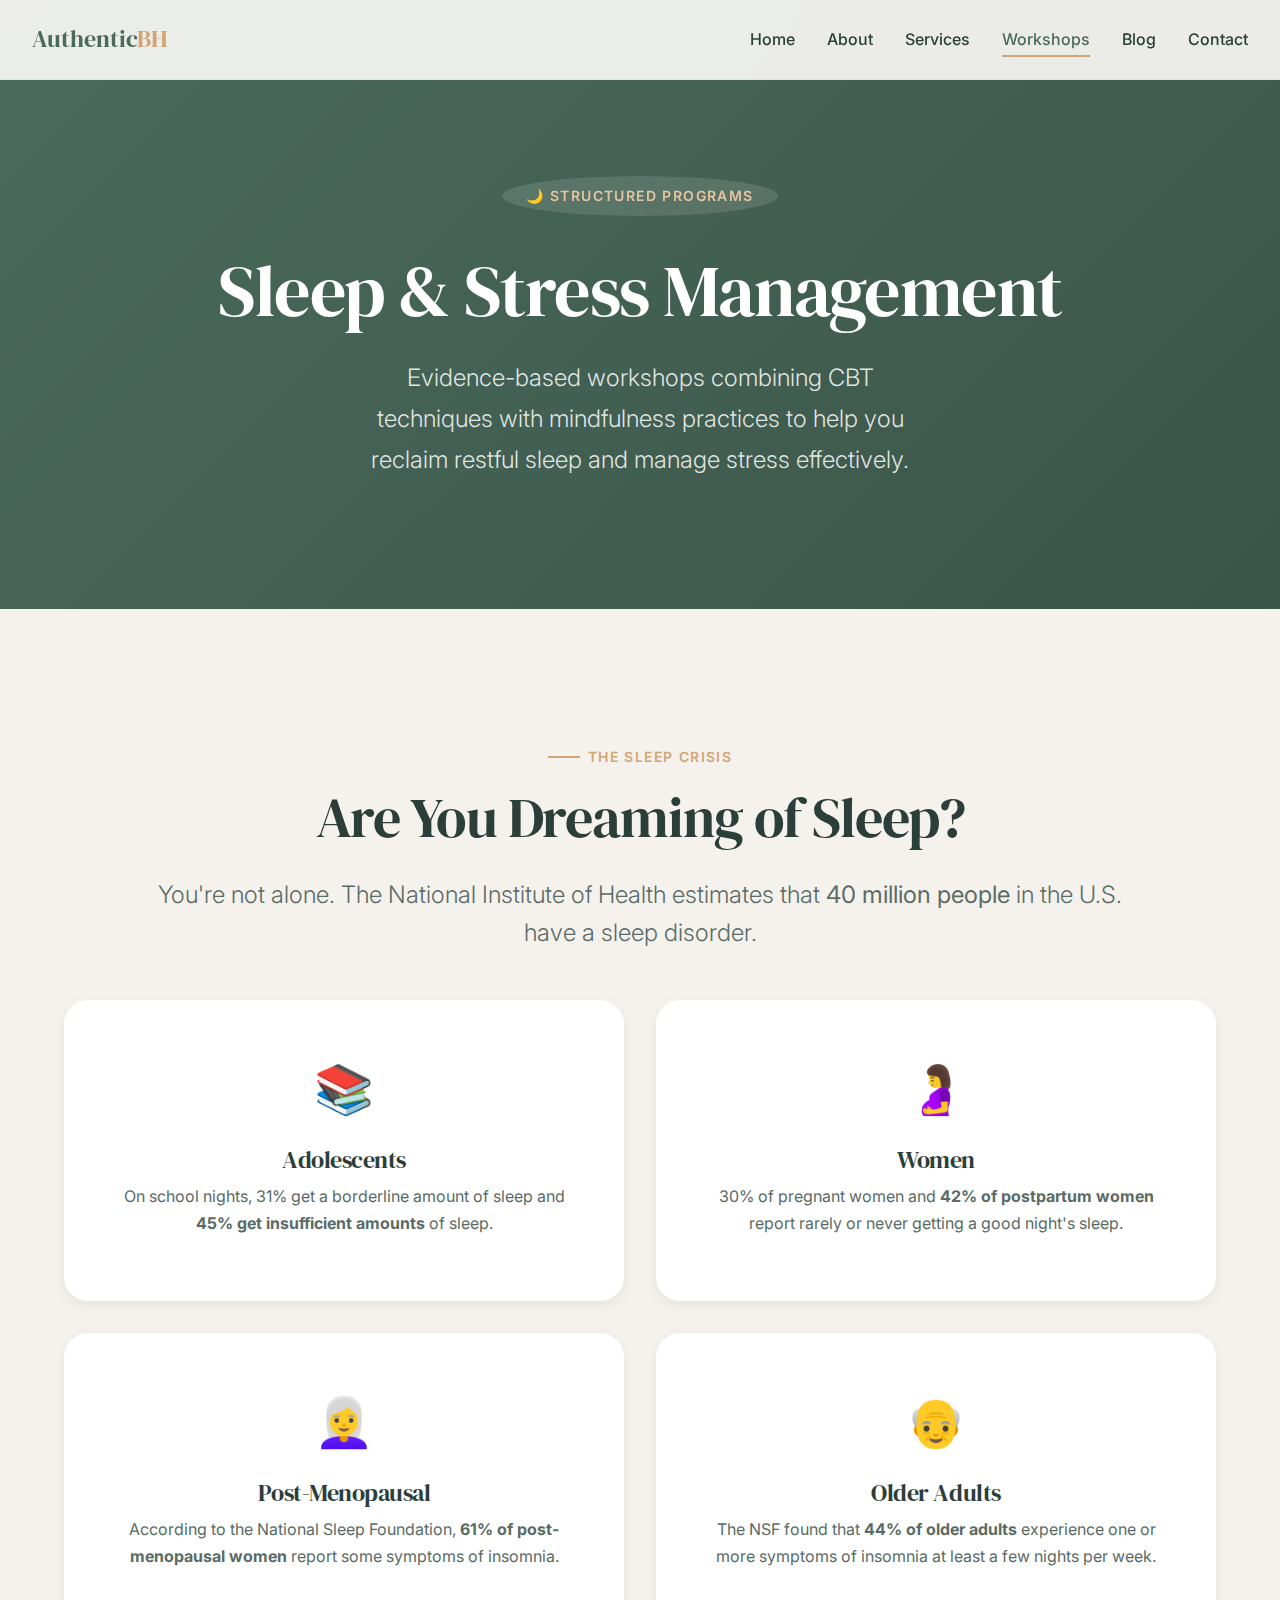
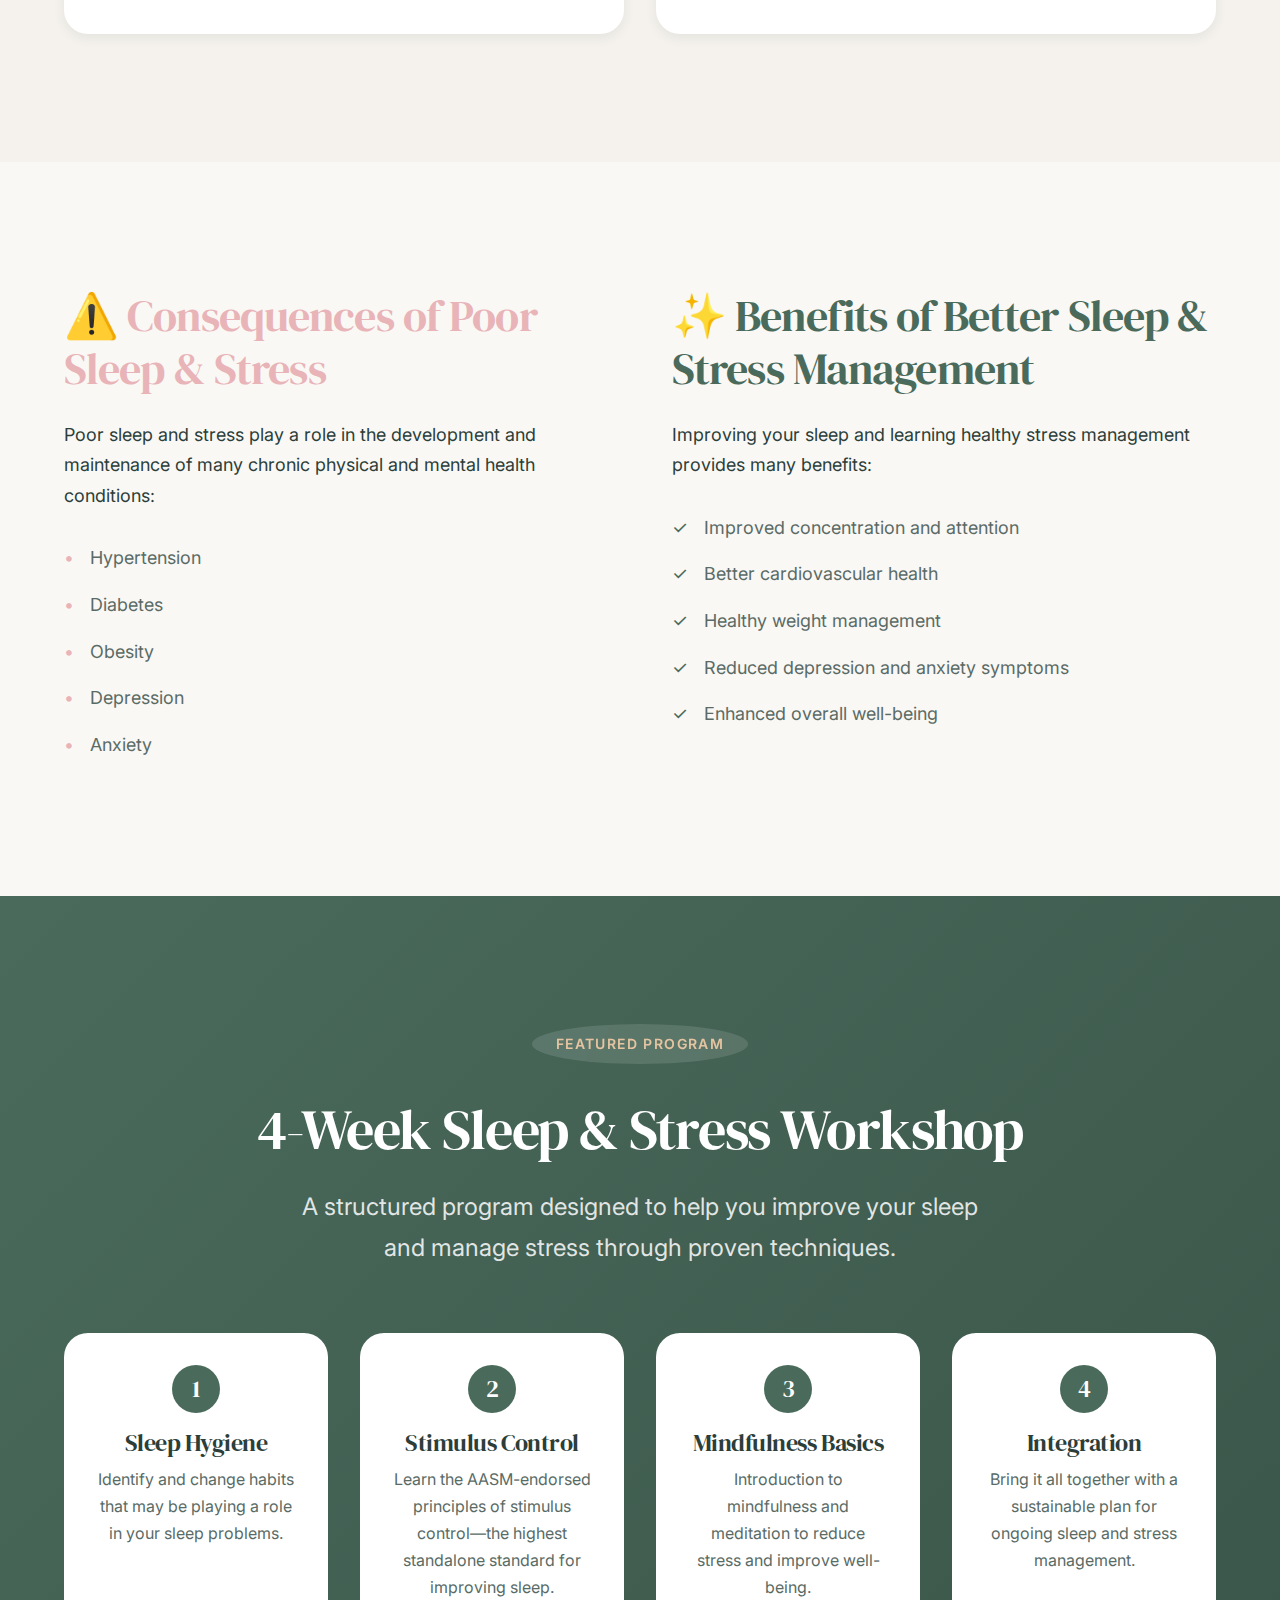
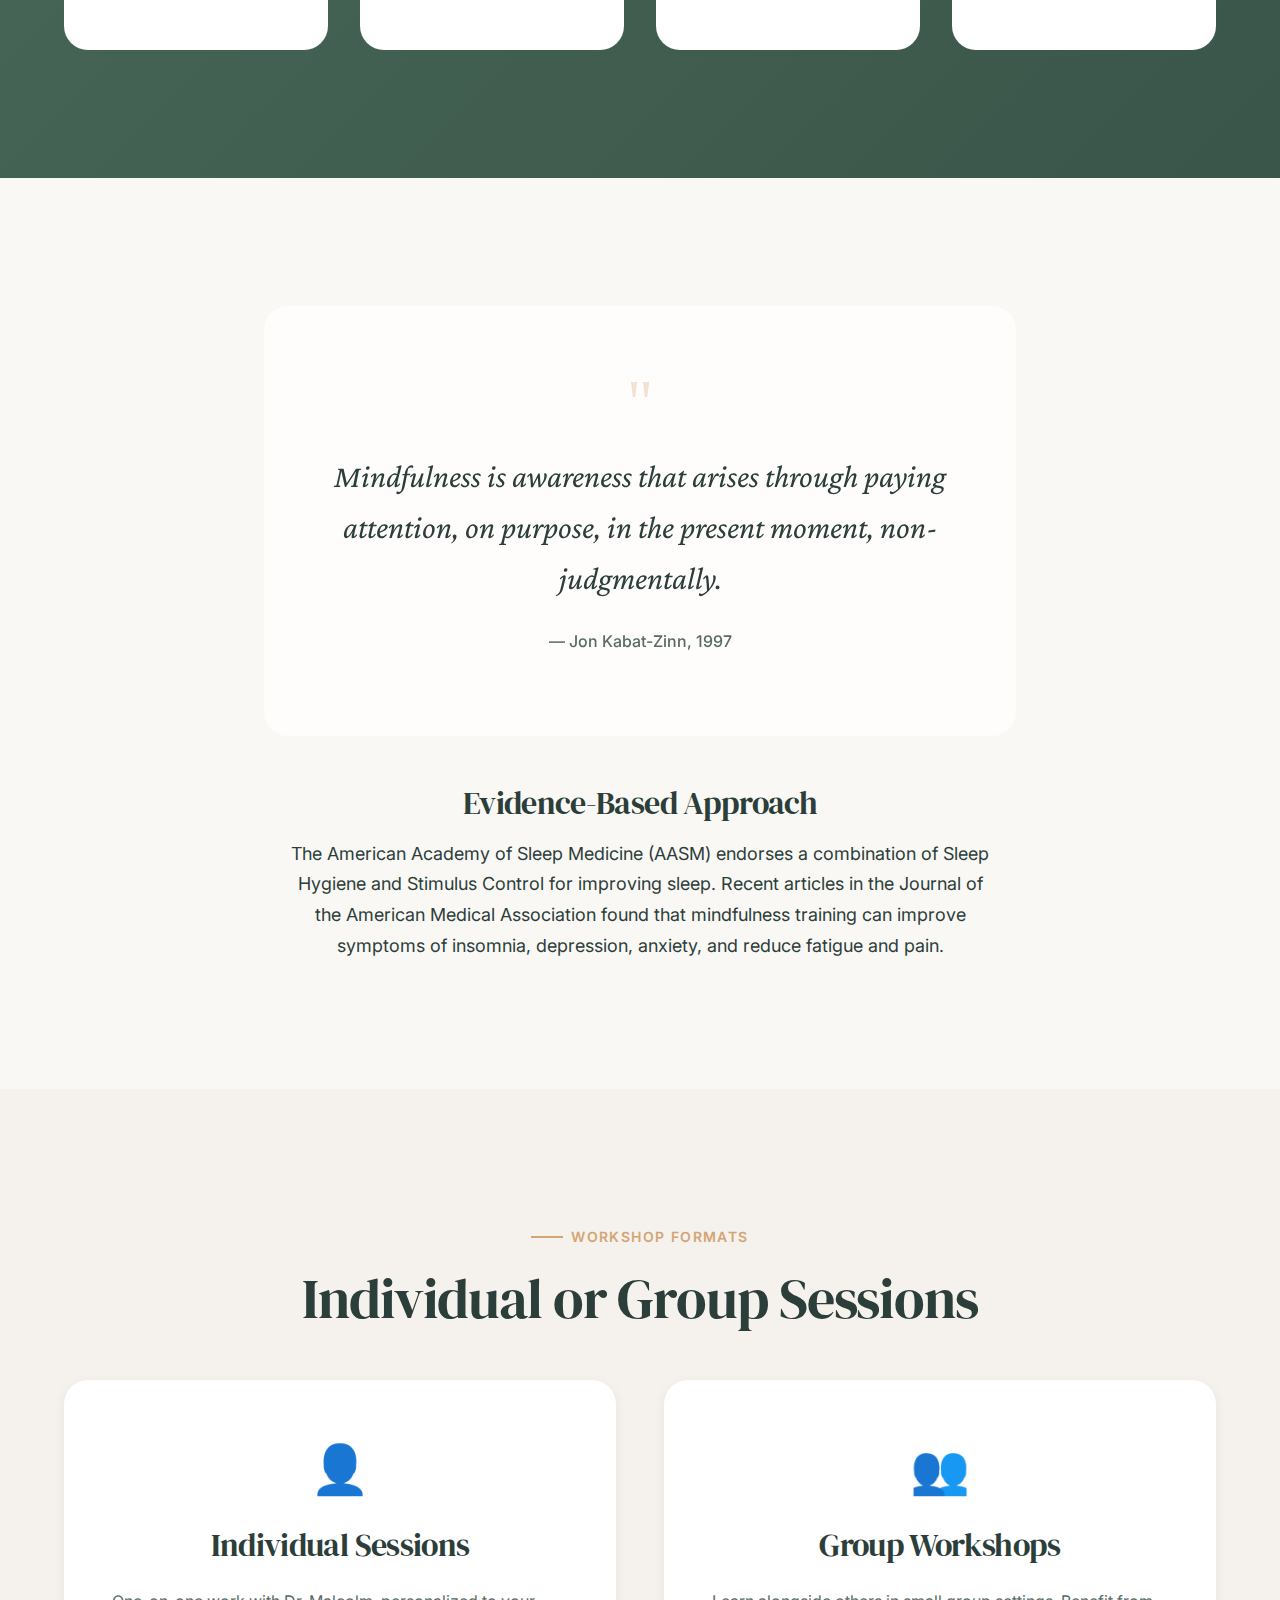
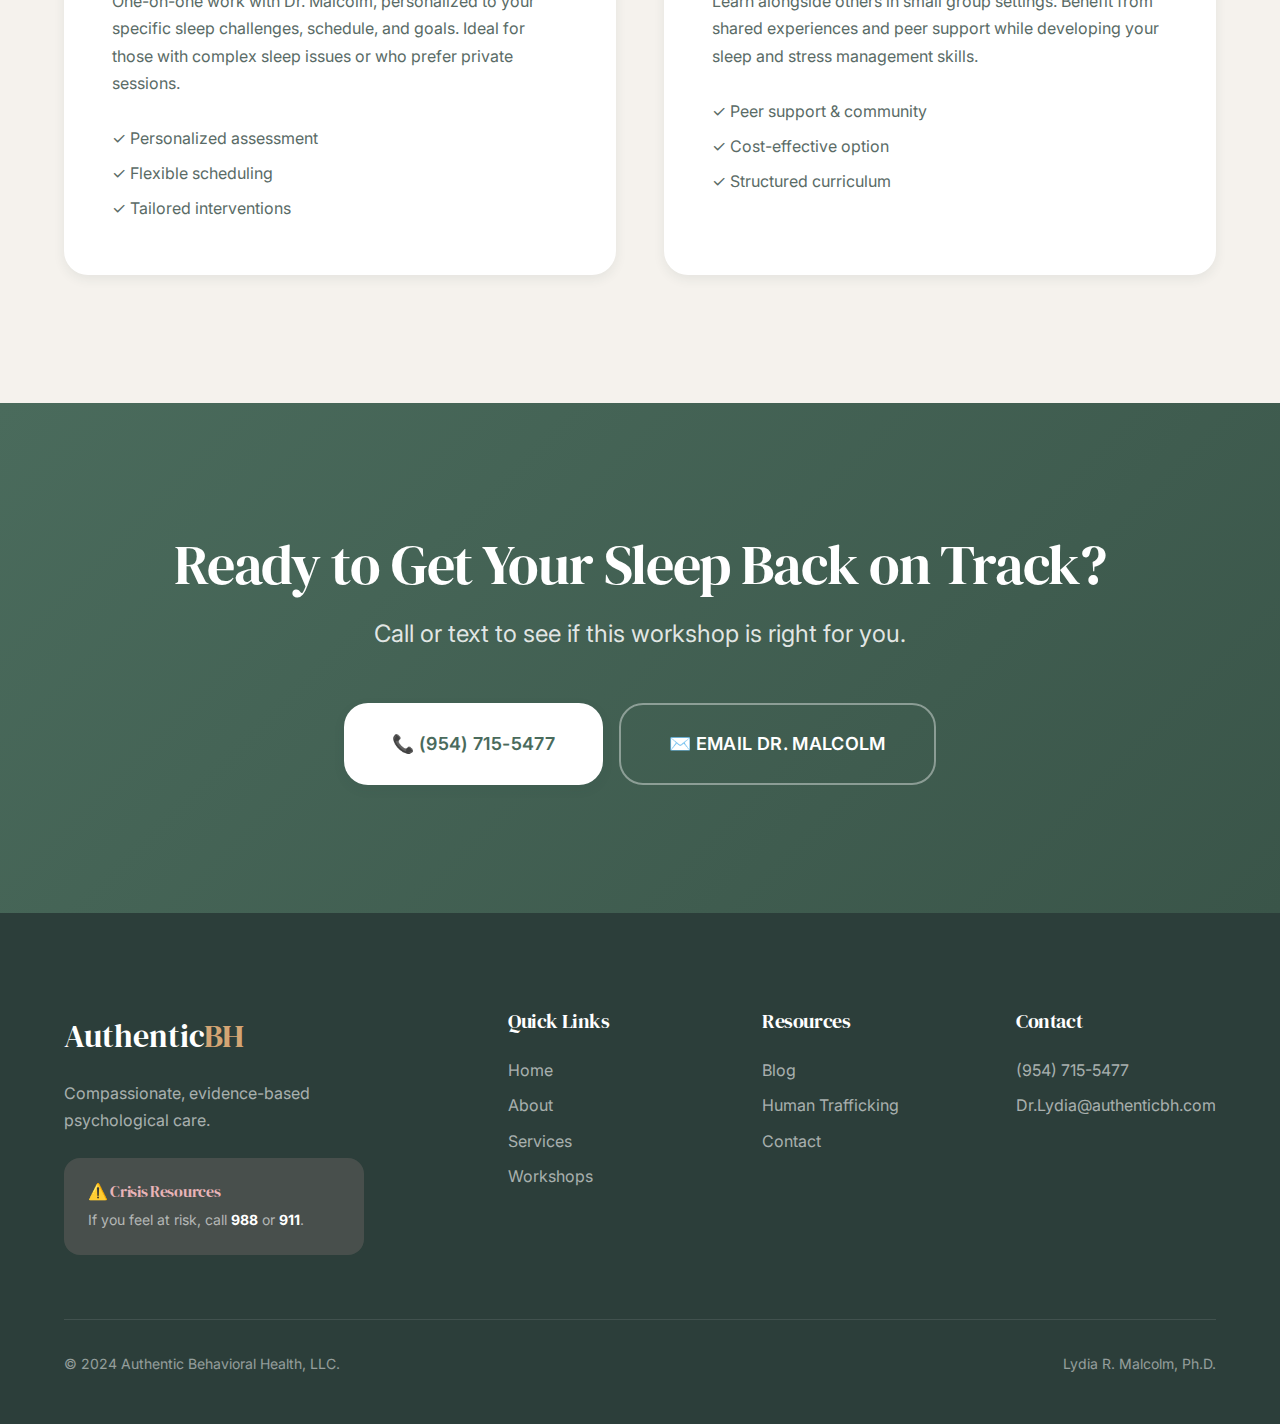
<file: website/workshops.html>
<!DOCTYPE html>
<html lang="en">

<head>
    <meta charset="UTF-8">
    <meta name="viewport" content="width=device-width, initial-scale=1.0">
    <meta name="description"
        content="Sleep and Stress Management Workshops by Dr. Lydia Malcolm. 4-week programs using CBT-I and mindfulness techniques.">

    <title>Workshops | Authentic Behavioral Health</title>

    <link rel="preconnect" href="https://fonts.googleapis.com">
    <link rel="preconnect" href="https://fonts.gstatic.com" crossorigin>
    <link
        href="https://fonts.googleapis.com/css2?family=Crimson+Pro:ital@1&family=DM+Serif+Display&family=Inter:wght@300;400;500;600;700&display=swap"
        rel="stylesheet">
    <link rel="stylesheet" href="styles/main.css">
    <link rel="icon" type="image/svg+xml"
        href="data:image/svg+xml,<svg xmlns='http://www.w3.org/2000/svg' viewBox='0 0 100 100'><text y='.9em' font-size='90'>🌿</text></svg>">
</head>

<body>
    <!-- Navigation -->
    <nav class="nav" id="nav">
        <div class="nav__inner">
            <a href="index.html" class="nav__logo">Authentic<span>BH</span></a>
            <button class="nav__toggle" id="nav-toggle" aria-label="Toggle menu">
                <span></span><span></span><span></span>
            </button>
            <ul class="nav__links" id="nav-links">
                <li><a href="index.html" class="nav__link">Home</a></li>
                <li><a href="about.html" class="nav__link">About</a></li>
                <li><a href="services.html" class="nav__link">Services</a></li>
                <li><a href="workshops.html" class="nav__link nav__link--active">Workshops</a></li>
                <li><a href="blog.html" class="nav__link">Blog</a></li>
                <li><a href="contact.html" class="nav__link">Contact</a></li>
            </ul>
        </div>
    </nav>

    <!-- Page Hero -->
    <section class="section section--bg-primary" style="padding-top: calc(var(--nav-height) + var(--space-4xl));">
        <div class="container">
            <div class="text-center" data-animate>
                <span class="hero__badge">🌙 Structured Programs</span>
                <h1 style="color: white;">Sleep & Stress Management</h1>
                <p class="hero__subtitle" style="margin: 0 auto;">
                    Evidence-based workshops combining CBT techniques with mindfulness practices to help you reclaim
                    restful sleep and manage stress effectively.
                </p>
            </div>
        </div>
    </section>

    <!-- Sleep Statistics -->
    <section class="section section--bg-alt">
        <div class="container">
            <div class="text-center mb-2xl" data-animate>
                <span class="about-preview__label" style="justify-content: center;">The Sleep Crisis</span>
                <h2>Are You Dreaming of Sleep?</h2>
                <p class="lead" style="margin: 0 auto;">
                    You're not alone. The National Institute of Health estimates that <strong>40 million people</strong>
                    in the U.S. have a sleep disorder.
                </p>
            </div>

            <div class="services-grid" data-animate>
                <div class="card text-center">
                    <div style="font-size: 3rem; margin-bottom: var(--space-md);">📚</div>
                    <h4 class="card__title">Adolescents</h4>
                    <p class="card__text">
                        On school nights, 31% get a borderline amount of sleep and <strong>45% get insufficient
                            amounts</strong> of sleep.
                    </p>
                </div>

                <div class="card text-center">
                    <div style="font-size: 3rem; margin-bottom: var(--space-md);">🤰</div>
                    <h4 class="card__title">Women</h4>
                    <p class="card__text">
                        30% of pregnant women and <strong>42% of postpartum women</strong> report rarely or never
                        getting a good night's sleep.
                    </p>
                </div>

                <div class="card text-center">
                    <div style="font-size: 3rem; margin-bottom: var(--space-md);">👩‍🦳</div>
                    <h4 class="card__title">Post-Menopausal</h4>
                    <p class="card__text">
                        According to the National Sleep Foundation, <strong>61% of post-menopausal women</strong> report
                        some symptoms of insomnia.
                    </p>
                </div>

                <div class="card text-center">
                    <div style="font-size: 3rem; margin-bottom: var(--space-md);">👴</div>
                    <h4 class="card__title">Older Adults</h4>
                    <p class="card__text">
                        The NSF found that <strong>44% of older adults</strong> experience one or more symptoms of
                        insomnia at least a few nights per week.
                    </p>
                </div>
            </div>
        </div>
    </section>

    <!-- Consequences & Benefits -->
    <section class="section">
        <div class="container">
            <div style="display: grid; grid-template-columns: 1fr 1fr; gap: var(--space-3xl);" data-animate>
                <div>
                    <h3 style="color: var(--color-highlight); margin-bottom: var(--space-lg);">⚠️ Consequences of Poor
                        Sleep & Stress</h3>
                    <p>
                        Poor sleep and stress play a role in the development and maintenance of many chronic physical
                        and mental health conditions:
                    </p>
                    <ul style="list-style: none; padding: 0; margin-top: var(--space-lg);">
                        <li
                            style="padding: var(--space-sm) 0; color: var(--color-text-light); display: flex; gap: var(--space-md);">
                            <span style="color: var(--color-highlight);">•</span> Hypertension
                        </li>
                        <li
                            style="padding: var(--space-sm) 0; color: var(--color-text-light); display: flex; gap: var(--space-md);">
                            <span style="color: var(--color-highlight);">•</span> Diabetes
                        </li>
                        <li
                            style="padding: var(--space-sm) 0; color: var(--color-text-light); display: flex; gap: var(--space-md);">
                            <span style="color: var(--color-highlight);">•</span> Obesity
                        </li>
                        <li
                            style="padding: var(--space-sm) 0; color: var(--color-text-light); display: flex; gap: var(--space-md);">
                            <span style="color: var(--color-highlight);">•</span> Depression
                        </li>
                        <li
                            style="padding: var(--space-sm) 0; color: var(--color-text-light); display: flex; gap: var(--space-md);">
                            <span style="color: var(--color-highlight);">•</span> Anxiety
                        </li>
                    </ul>
                </div>

                <div>
                    <h3 style="color: var(--color-primary); margin-bottom: var(--space-lg);">✨ Benefits of Better Sleep
                        & Stress Management</h3>
                    <p>
                        Improving your sleep and learning healthy stress management provides many benefits:
                    </p>
                    <ul style="list-style: none; padding: 0; margin-top: var(--space-lg);">
                        <li
                            style="padding: var(--space-sm) 0; color: var(--color-text-light); display: flex; gap: var(--space-md);">
                            <span style="color: var(--color-primary);">✓</span> Improved concentration and attention
                        </li>
                        <li
                            style="padding: var(--space-sm) 0; color: var(--color-text-light); display: flex; gap: var(--space-md);">
                            <span style="color: var(--color-primary);">✓</span> Better cardiovascular health
                        </li>
                        <li
                            style="padding: var(--space-sm) 0; color: var(--color-text-light); display: flex; gap: var(--space-md);">
                            <span style="color: var(--color-primary);">✓</span> Healthy weight management
                        </li>
                        <li
                            style="padding: var(--space-sm) 0; color: var(--color-text-light); display: flex; gap: var(--space-md);">
                            <span style="color: var(--color-primary);">✓</span> Reduced depression and anxiety symptoms
                        </li>
                        <li
                            style="padding: var(--space-sm) 0; color: var(--color-text-light); display: flex; gap: var(--space-md);">
                            <span style="color: var(--color-primary);">✓</span> Enhanced overall well-being
                        </li>
                    </ul>
                </div>
            </div>
        </div>
    </section>

    <!-- The Program -->
    <section class="section section--bg-primary">
        <div class="container">
            <div class="text-center mb-2xl" data-animate>
                <span class="hero__badge">Featured Program</span>
                <h2 style="color: white;">4-Week Sleep & Stress Workshop</h2>
                <p style="color: rgba(255,255,255,0.85); font-size: var(--text-xl); max-width: 700px; margin: 0 auto;">
                    A structured program designed to help you improve your sleep and manage stress through proven
                    techniques.
                </p>
            </div>

            <div class="program-steps" data-animate>
                <div class="program-step">
                    <div class="program-step__number">1</div>
                    <h5>Sleep Hygiene</h5>
                    <p style="color: var(--color-text-light); font-size: var(--text-sm);">
                        Identify and change habits that may be playing a role in your sleep problems.
                    </p>
                </div>

                <div class="program-step">
                    <div class="program-step__number">2</div>
                    <h5>Stimulus Control</h5>
                    <p style="color: var(--color-text-light); font-size: var(--text-sm);">
                        Learn the AASM-endorsed principles of stimulus control—the highest standalone standard for
                        improving sleep.
                    </p>
                </div>

                <div class="program-step">
                    <div class="program-step__number">3</div>
                    <h5>Mindfulness Basics</h5>
                    <p style="color: var(--color-text-light); font-size: var(--text-sm);">
                        Introduction to mindfulness and meditation to reduce stress and improve well-being.
                    </p>
                </div>

                <div class="program-step">
                    <div class="program-step__number">4</div>
                    <h5>Integration</h5>
                    <p style="color: var(--color-text-light); font-size: var(--text-sm);">
                        Bring it all together with a sustainable plan for ongoing sleep and stress management.
                    </p>
                </div>
            </div>
        </div>
    </section>

    <!-- Evidence -->
    <section class="section">
        <div class="container container--narrow">
            <div class="quote glass" data-animate>
                <div class="quote__icon">"</div>
                <p class="quote__text">
                    Mindfulness is awareness that arises through paying attention, on purpose, in the present moment,
                    non-judgmentally.
                </p>
                <p class="quote__author">— Jon Kabat-Zinn, 1997</p>
            </div>

            <div class="text-center mt-2xl" data-animate>
                <h4>Evidence-Based Approach</h4>
                <p style="max-width: 700px; margin: var(--space-md) auto 0;">
                    The American Academy of Sleep Medicine (AASM) endorses a combination of Sleep Hygiene and Stimulus
                    Control for improving sleep. Recent articles in the Journal of the American Medical Association
                    found that mindfulness training can improve symptoms of insomnia, depression, anxiety, and reduce
                    fatigue and pain.
                </p>
            </div>
        </div>
    </section>

    <!-- Formats -->
    <section class="section section--bg-alt">
        <div class="container">
            <div class="text-center mb-2xl" data-animate>
                <span class="about-preview__label" style="justify-content: center;">Workshop Formats</span>
                <h2>Individual or Group Sessions</h2>
            </div>

            <div style="display: grid; grid-template-columns: 1fr 1fr; gap: var(--space-2xl);" data-animate>
                <div class="card">
                    <div style="text-align: center; margin-bottom: var(--space-lg);">
                        <div style="font-size: 3rem; margin-bottom: var(--space-md);">👤</div>
                        <h4>Individual Sessions</h4>
                    </div>
                    <p class="card__text">
                        One-on-one work with Dr. Malcolm, personalized to your specific sleep challenges, schedule, and
                        goals. Ideal for those with complex sleep issues or who prefer private sessions.
                    </p>
                    <ul style="list-style: none; padding: 0; margin-top: var(--space-lg);">
                        <li
                            style="padding: var(--space-xs) 0; color: var(--color-text-light); font-size: var(--text-sm);">
                            ✓ Personalized assessment</li>
                        <li
                            style="padding: var(--space-xs) 0; color: var(--color-text-light); font-size: var(--text-sm);">
                            ✓ Flexible scheduling</li>
                        <li
                            style="padding: var(--space-xs) 0; color: var(--color-text-light); font-size: var(--text-sm);">
                            ✓ Tailored interventions</li>
                    </ul>
                </div>

                <div class="card">
                    <div style="text-align: center; margin-bottom: var(--space-lg);">
                        <div style="font-size: 3rem; margin-bottom: var(--space-md);">👥</div>
                        <h4>Group Workshops</h4>
                    </div>
                    <p class="card__text">
                        Learn alongside others in small group settings. Benefit from shared experiences and peer support
                        while developing your sleep and stress management skills.
                    </p>
                    <ul style="list-style: none; padding: 0; margin-top: var(--space-lg);">
                        <li
                            style="padding: var(--space-xs) 0; color: var(--color-text-light); font-size: var(--text-sm);">
                            ✓ Peer support & community</li>
                        <li
                            style="padding: var(--space-xs) 0; color: var(--color-text-light); font-size: var(--text-sm);">
                            ✓ Cost-effective option</li>
                        <li
                            style="padding: var(--space-xs) 0; color: var(--color-text-light); font-size: var(--text-sm);">
                            ✓ Structured curriculum</li>
                    </ul>
                </div>
            </div>
        </div>
    </section>

    <!-- CTA -->
    <section class="section section--bg-primary">
        <div class="container text-center" data-animate>
            <h2 style="color: white; margin-bottom: var(--space-md);">Ready to Get Your Sleep Back on Track?</h2>
            <p
                style="color: rgba(255,255,255,0.85); font-size: var(--text-xl); max-width: 600px; margin: 0 auto var(--space-2xl);">
                Call or text to see if this workshop is right for you.
            </p>
            <div style="display: flex; gap: var(--space-md); justify-content: center; flex-wrap: wrap;">
                <a href="tel:9547155477" class="btn btn--white btn--lg">📞 (954) 715-5477</a>
                <a href="mailto:Dr.Lydia@authenticbh.com" class="btn btn--outline btn--lg"
                    style="border-color: rgba(255,255,255,0.4); color: white;">✉️ Email Dr. Malcolm</a>
            </div>
        </div>
    </section>

    <!-- Footer -->
    <footer class="footer">
        <div class="container">
            <div class="footer__grid">
                <div class="footer__brand">
                    <div class="footer__logo">Authentic<span>BH</span></div>
                    <p class="footer__desc">Compassionate, evidence-based psychological care.</p>
                    <div class="footer__emergency">
                        <h6>⚠️ Crisis Resources</h6>
                        <p>If you feel at risk, call <strong style="color: white;">988</strong> or <strong
                                style="color: white;">911</strong>.</p>
                    </div>
                </div>
                <div>
                    <h5 class="footer__title">Quick Links</h5>
                    <div class="footer__links">
                        <a href="index.html" class="footer__link">Home</a>
                        <a href="about.html" class="footer__link">About</a>
                        <a href="services.html" class="footer__link">Services</a>
                        <a href="workshops.html" class="footer__link">Workshops</a>
                    </div>
                </div>
                <div>
                    <h5 class="footer__title">Resources</h5>
                    <div class="footer__links">
                        <a href="blog.html" class="footer__link">Blog</a>
                        <a href="human-trafficking.html" class="footer__link">Human Trafficking</a>
                        <a href="contact.html" class="footer__link">Contact</a>
                    </div>
                </div>
                <div>
                    <h5 class="footer__title">Contact</h5>
                    <div class="footer__links">
                        <a href="tel:9547155477" class="footer__link">(954) 715-5477</a>
                        <a href="mailto:Dr.Lydia@authenticbh.com" class="footer__link">Dr.Lydia@authenticbh.com</a>
                    </div>
                </div>
            </div>
            <div class="footer__bottom">
                <p class="footer__copyright">© 2024 Authentic Behavioral Health, LLC.</p>
                <p class="footer__copyright">Lydia R. Malcolm, Ph.D.</p>
            </div>
        </div>
    </footer>

    <script>
        const navToggle = document.getElementById('nav-toggle');
        const navLinks = document.getElementById('nav-links');
        navToggle.addEventListener('click', () => { navLinks.classList.toggle('active'); });
        const nav = document.getElementById('nav');
        window.addEventListener('scroll', () => { nav.classList.toggle('nav--scrolled', window.scrollY > 100); });
        const observer = new IntersectionObserver((entries) => {
            entries.forEach(entry => { if (entry.isIntersecting) entry.target.classList.add('visible'); });
        }, { threshold: 0.1, rootMargin: '0px 0px -50px 0px' });
        document.querySelectorAll('[data-animate]').forEach(el => observer.observe(el));
    </script>
</body>

</html>
</file>
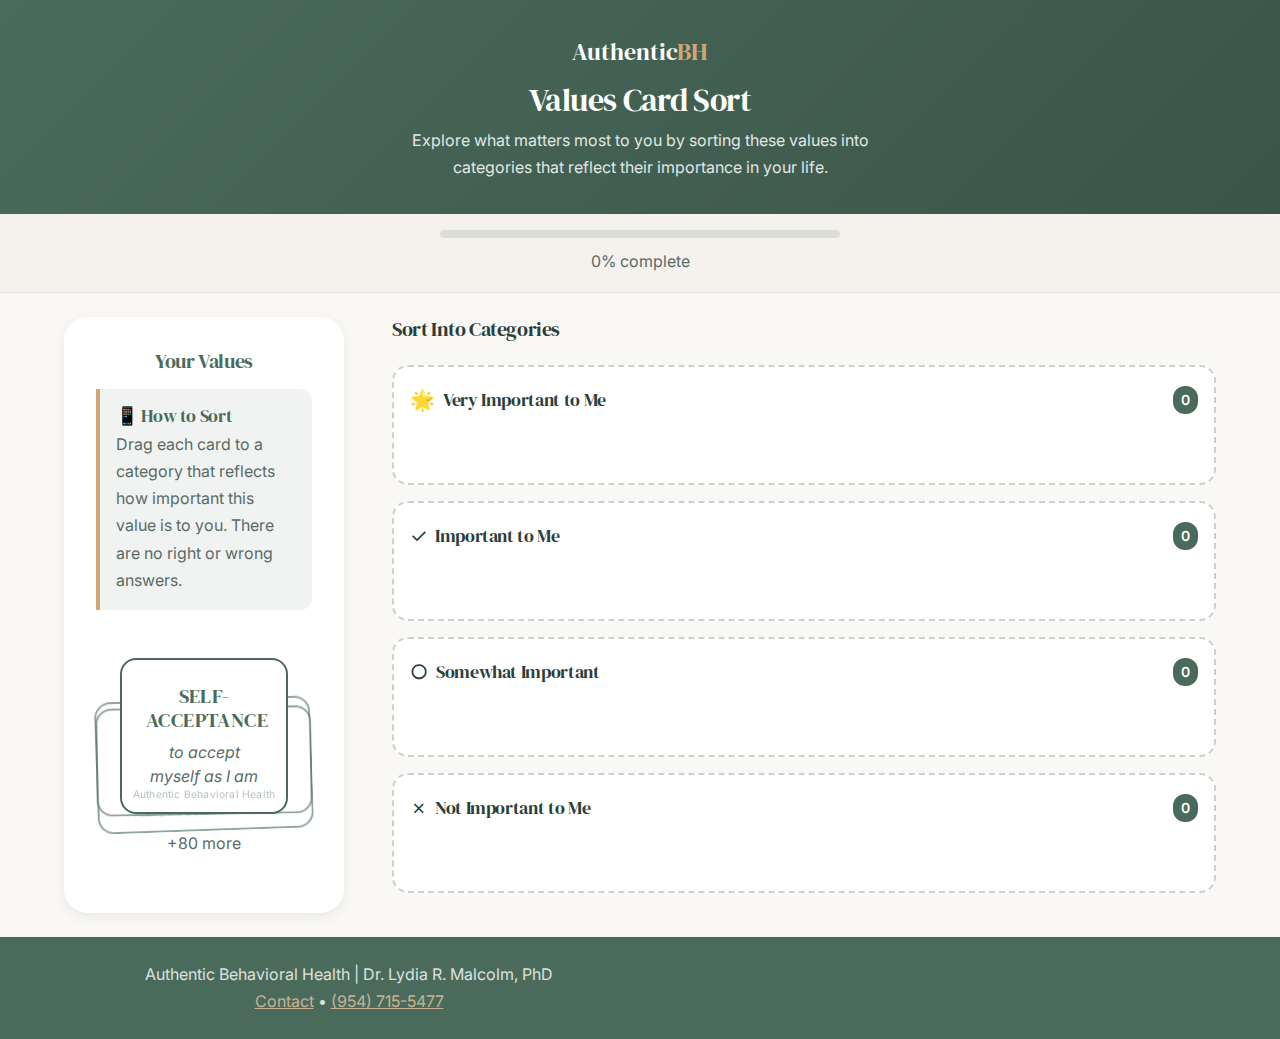
<file: website/tools/values-sort.html>
<!DOCTYPE html>
<html lang="en">

<head>
    <meta charset="UTF-8">
    <meta name="viewport" content="width=device-width, initial-scale=1.0, user-scalable=no">
    <meta name="robots" content="noindex, nofollow">
    <meta name="description"
        content="ACT Values Card Sort - A clinical tool for exploring personal values. For clients of Authentic Behavioral Health.">

    <title>Values Card Sort | Authentic Behavioral Health</title>

    <!-- Fonts -->
    <link rel="preconnect" href="https://fonts.googleapis.com">
    <link rel="preconnect" href="https://fonts.gstatic.com" crossorigin>
    <link
        href="https://fonts.googleapis.com/css2?family=Crimson+Pro:ital@1&family=DM+Serif+Display&family=Inter:wght@300;400;500;600;700&display=swap"
        rel="stylesheet">

    <!-- Styles -->
    <link rel="stylesheet" href="values-sort.css">

    <!-- Favicon -->
    <link rel="icon" type="image/svg+xml"
        href="data:image/svg+xml,<svg xmlns='http://www.w3.org/2000/svg' viewBox='0 0 100 100'><text y='.9em' font-size='90'>🌿</text></svg>">
</head>

<body>
    <div class="sort-app">
        <!-- Header -->
        <header class="sort-header">
            <div class="sort-header__logo">Authentic<span>BH</span></div>
            <h1 class="sort-header__title">Values Card Sort</h1>
            <p class="sort-header__subtitle">
                Explore what matters most to you by sorting these values into categories that reflect their importance
                in your life.
            </p>
        </header>

        <!-- Progress -->
        <div class="progress-container">
            <div class="progress-bar-track">
                <div class="progress-bar-fill" id="progress-bar"></div>
            </div>
            <span id="progress-text">0% complete</span>
        </div>

        <!-- Main Sort Area -->
        <main class="sort-main">
            <!-- Card Deck -->
            <section class="deck-section">
                <h2 class="deck-section__title">Your Values</h2>

                <div class="instructions">
                    <h4>📱 How to Sort</h4>
                    <p>Drag each card to a category that reflects how important this value is to you. There are no right
                        or wrong answers.</p>
                </div>

                <div id="card-deck">
                    <!-- Cards will be rendered here by JavaScript -->
                </div>
            </section>

            <!-- Category Buckets -->
            <section class="buckets-section">
                <h2 class="buckets-section__title">Sort Into Categories</h2>
                <div id="category-buckets">
                    <!-- Buckets will be rendered here by JavaScript -->
                </div>
            </section>
        </main>

        <!-- Results Section (hidden until complete) -->
        <section id="results-section">
            <div class="results-container">
                <h2>🎉 Congratulations!</h2>
                <p>You've completed your values sort. Review your results below and discuss them with Dr. Malcolm during
                    your next session.</p>

                <textarea id="results-text" readonly></textarea>

                <div class="results-buttons">
                    <button id="copy-btn" class="btn btn--primary">Copy Results</button>
                    <button id="reset-btn" class="btn btn--ghost">Start Over</button>
                </div>
            </div>
        </section>

        <!-- Footer -->
        <footer class="sort-footer">
            <p>
                Authentic Behavioral Health | Dr. Lydia R. Malcolm, PhD<br>
                <a href="../contact.html">Contact</a> • <a href="tel:9547155477">(954) 715-5477</a>
            </p>
        </footer>
    </div>

    <!-- Scripts -->
    <script src="values-sort.js"></script>
</body>

</html>
</file>
<file: cards.css>
/* ============================================
   ACT Values Cards - Print-Ready Styles
   Authentic Behavioral Health
   ============================================ */

:root {
    /* Brand Colors - Modern Therapeutic */
    --sage-green: #8FA88B;
    --sage-light: #B5C9B1;
    --dark-green: #2D4A3E;
    --olive-text: #5A7058;
    --cream: #FDFBF7;
    --white: #FFFFFF;
    
    /* Card Dimensions - Standard Playing Card */
    --card-width: 2.5in;
    --card-height: 3.5in;
    --card-padding: 0.2in;
    --border-width: 8px;
    --border-radius: 12px;
}

* {
    margin: 0;
    padding: 0;
    box-sizing: border-box;
}

body {
    font-family: 'Open Sans', sans-serif;
    background: #f5f5f5;
    min-height: 100vh;
}

/* ============================================
   Controls (hidden when printing)
   ============================================ */
.controls {
    text-align: center;
    padding: 2rem;
    background: linear-gradient(135deg, var(--sage-green), var(--dark-green));
    color: white;
    margin-bottom: 2rem;
}

.controls h1 {
    font-family: 'Cormorant Garamond', serif;
    font-size: 2.5rem;
    margin-bottom: 0.5rem;
}

.controls p {
    opacity: 0.9;
    margin-bottom: 1rem;
}

.button-group {
    display: flex;
    gap: 1rem;
    justify-content: center;
    flex-wrap: wrap;
}

.controls button {
    padding: 1rem 2rem;
    font-size: 1.1rem;
    font-weight: 600;
    border: none;
    border-radius: 8px;
    cursor: pointer;
    background: white;
    color: var(--dark-green);
    transition: transform 0.2s, box-shadow 0.2s;
}

.controls button:hover {
    transform: translateY(-2px);
    box-shadow: 0 4px 12px rgba(0,0,0,0.2);
}

.hint {
    font-size: 0.85rem;
    opacity: 0.7;
    margin-top: 1rem;
}

/* ============================================
   Card Grid (Screen View)
   ============================================ */
.print-container {
    display: flex;
    flex-wrap: wrap;
    gap: 1rem;
    justify-content: center;
    padding: 2rem;
    max-width: 1400px;
    margin: 0 auto;
}

/* ============================================
   Individual Card Styling
   ============================================ */
.card {
    width: var(--card-width);
    height: var(--card-height);
    background: var(--white);
    border: var(--border-width) solid var(--sage-green);
    border-radius: var(--border-radius);
    display: flex;
    flex-direction: column;
    justify-content: center;
    align-items: center;
    text-align: center;
    padding: var(--card-padding);
    position: relative;
    page-break-inside: avoid;
}

.card-inner {
    display: flex;
    flex-direction: column;
    justify-content: center;
    align-items: center;
    height: 100%;
    width: 100%;
}

.card-value {
    font-family: 'Cormorant Garamond', serif;
    font-size: 1.4rem;
    font-weight: 600;
    color: var(--dark-green);
    letter-spacing: 0.05em;
    margin-bottom: 0.5rem;
    line-height: 1.2;
}

.card-description {
    font-family: 'Open Sans', sans-serif;
    font-size: 0.75rem;
    font-weight: 400;
    color: var(--olive-text);
    line-height: 1.4;
    max-width: 90%;
    font-style: italic;
}

.card-branding {
    position: absolute;
    bottom: 0.35in;
    font-family: 'Open Sans', sans-serif;
    font-size: 0.55rem;
    font-weight: 500;
    color: var(--sage-green);
    letter-spacing: 0.02em;
}

/* Leaf decoration */
.card-leaf {
    position: absolute;
    bottom: 0.6in;
    right: 0.3in;
    width: 0.6in;
    height: 0.6in;
    opacity: 0.3;
}

.card-leaf svg {
    width: 100%;
    height: 100%;
    fill: var(--sage-green);
}

/* Category Cards (sorting piles) */
.card.category {
    background: linear-gradient(180deg, var(--cream) 0%, var(--white) 100%);
}

.card.category .card-value {
    font-size: 1.2rem;
}

/* Blank "Other Value" cards */
.card.blank .card-description {
    border-bottom: 1px solid var(--sage-light);
    width: 80%;
    height: 1.5rem;
    margin-top: 0.5rem;
}

/* ============================================
   Print Styles - 8 cards per letter page
   ============================================ */
@media print {
    .no-print {
        display: none !important;
    }

    body {
        background: white;
    }

    .print-container {
        display: grid;
        grid-template-columns: repeat(2, var(--card-width));
        grid-template-rows: repeat(4, var(--card-height));
        gap: 0.1in;
        padding: 0.25in;
        justify-content: center;
        align-content: start;
    }

    .card {
        margin: 0;
        box-shadow: none;
        -webkit-print-color-adjust: exact;
        print-color-adjust: exact;
    }

    @page {
        size: letter;
        margin: 0.25in;
    }
}

/* ============================================
   Professional Printer View (with bleed)
   ============================================ */
.print-container.pro-print .card {
    /* Add 0.125in bleed on all sides */
    width: calc(var(--card-width) + 0.25in);
    height: calc(var(--card-height) + 0.25in);
    padding: calc(var(--card-padding) + 0.125in);
}
</file>
<file: website/styles/main.css>
/* ============================================
   AUTHENTIC BEHAVIORAL HEALTH - DESIGN SYSTEM
   A Biophilic Wellness Aesthetic
   ============================================ */

/* ---------- Google Fonts ---------- */
@import url('https://fonts.googleapis.com/css2?family=Crimson+Pro:ital@1&family=DM+Serif+Display&family=Inter:wght@300;400;500;600;700&display=swap');

/* ---------- CSS Custom Properties ---------- */
:root {
    /* Color Palette - Biophilic Wellness */
    --color-primary: #4A6B5C;
    /* Deep Sage - calm, growth, healing */
    --color-primary-dark: #3A5549;
    /* Darker sage for hover states */
    --color-primary-light: #5C7D6E;
    /* Lighter sage for accents */
    --color-accent: #D4A574;
    /* Warm Sand - warmth, comfort */
    --color-accent-light: #E5C4A1;
    /* Light sand for hover */
    --color-background: #FAF8F5;
    /* Soft Cream - clean, premium */
    --color-background-alt: #F5F2ED;
    /* Slightly darker cream */
    --color-text: #2C3E3A;
    /* Rich Charcoal - professional */
    --color-text-light: #5A6B66;
    /* Lighter text for secondary */
    --color-highlight: #E8B4B8;
    /* Blush Rose - gentle, hopeful */
    --color-white: #FFFFFF;
    --color-overlay: rgba(74, 107, 92, 0.85);

    /* Typography */
    --font-heading: 'DM Serif Display', Georgia, serif;
    --font-body: 'Inter', -apple-system, BlinkMacSystemFont, sans-serif;
    --font-accent: 'Crimson Pro', Georgia, serif;

    /* Font Sizes - Fluid Typography */
    --text-xs: clamp(0.75rem, 0.7rem + 0.25vw, 0.875rem);
    --text-sm: clamp(0.875rem, 0.8rem + 0.35vw, 1rem);
    --text-base: clamp(1rem, 0.9rem + 0.5vw, 1.125rem);
    --text-lg: clamp(1.125rem, 1rem + 0.6vw, 1.25rem);
    --text-xl: clamp(1.25rem, 1.1rem + 0.75vw, 1.5rem);
    --text-2xl: clamp(1.5rem, 1.25rem + 1.25vw, 2rem);
    --text-3xl: clamp(2rem, 1.5rem + 2.5vw, 2.75rem);
    --text-4xl: clamp(2.5rem, 1.75rem + 3.75vw, 3.5rem);
    --text-5xl: clamp(3rem, 2rem + 5vw, 4.5rem);

    /* Spacing */
    --space-xs: 0.25rem;
    --space-sm: 0.5rem;
    --space-md: 1rem;
    --space-lg: 1.5rem;
    --space-xl: 2rem;
    --space-2xl: 3rem;
    --space-3xl: 4rem;
    --space-4xl: 6rem;
    --space-5xl: 8rem;

    /* Border Radius */
    --radius-sm: 0.375rem;
    --radius-md: 0.75rem;
    --radius-lg: 1rem;
    --radius-xl: 1.5rem;
    --radius-2xl: 2rem;
    --radius-full: 50%;

    /* Shadows - Soft & Premium */
    --shadow-sm: 0 1px 2px rgba(44, 62, 58, 0.04);
    --shadow-md: 0 4px 12px rgba(44, 62, 58, 0.08);
    --shadow-lg: 0 12px 32px rgba(44, 62, 58, 0.12);
    --shadow-xl: 0 24px 48px rgba(44, 62, 58, 0.16);
    --shadow-glow: 0 0 40px rgba(74, 107, 92, 0.15);

    /* Transitions */
    --transition-fast: 150ms ease;
    --transition-base: 250ms ease;
    --transition-slow: 400ms ease;
    --transition-spring: 500ms cubic-bezier(0.34, 1.56, 0.64, 1);

    /* Layout */
    --max-width: 1200px;
    --max-width-narrow: 800px;
    --max-width-wide: 1400px;
    --nav-height: 80px;
}

/* ---------- CSS Reset & Base ---------- */
*,
*::before,
*::after {
    box-sizing: border-box;
    margin: 0;
    padding: 0;
}

html {
    scroll-behavior: smooth;
    -webkit-font-smoothing: antialiased;
    -moz-osx-font-smoothing: grayscale;
}

body {
    font-family: var(--font-body);
    font-size: var(--text-base);
    font-weight: 400;
    line-height: 1.7;
    color: var(--color-text);
    background-color: var(--color-background);
    overflow-x: hidden;
}

img {
    max-width: 100%;
    height: auto;
    display: block;
}

a {
    color: inherit;
    text-decoration: none;
}

ul,
ol {
    list-style: none;
}

button {
    font-family: inherit;
    cursor: pointer;
    border: none;
    background: none;
}

/* ---------- Typography ---------- */
h1,
h2,
h3,
h4,
h5,
h6 {
    font-family: var(--font-heading);
    font-weight: 400;
    line-height: 1.2;
    color: var(--color-text);
    letter-spacing: -0.02em;
}

h1 {
    font-size: var(--text-5xl);
    margin-bottom: var(--space-lg);
}

h2 {
    font-size: var(--text-4xl);
    margin-bottom: var(--space-lg);
}

h3 {
    font-size: var(--text-3xl);
    margin-bottom: var(--space-md);
}

h4 {
    font-size: var(--text-2xl);
    margin-bottom: var(--space-md);
}

h5 {
    font-size: var(--text-xl);
    margin-bottom: var(--space-sm);
}

h6 {
    font-size: var(--text-lg);
    margin-bottom: var(--space-sm);
}

p {
    margin-bottom: var(--space-md);
    max-width: 65ch;
}

.lead {
    font-size: var(--text-xl);
    font-weight: 300;
    line-height: 1.6;
    color: var(--color-text-light);
}

.accent-text {
    font-family: var(--font-accent);
    font-style: italic;
}

/* ---------- Layout Utilities ---------- */
.container {
    width: 100%;
    max-width: var(--max-width);
    margin: 0 auto;
    padding: 0 var(--space-lg);
}

.container--narrow {
    max-width: var(--max-width-narrow);
}

.container--wide {
    max-width: var(--max-width-wide);
}

.section {
    padding: var(--space-5xl) 0;
}

.section--compact {
    padding: var(--space-4xl) 0;
}

.section--bg-alt {
    background-color: var(--color-background-alt);
}

.section--bg-primary {
    background: linear-gradient(135deg, var(--color-primary) 0%, var(--color-primary-dark) 100%);
    color: var(--color-white);
}

.section--bg-primary h1,
.section--bg-primary h2,
.section--bg-primary h3 {
    color: var(--color-white);
}

/* Flexbox Utilities */
.flex {
    display: flex;
}

.flex-col {
    flex-direction: column;
}

.flex-wrap {
    flex-wrap: wrap;
}

.items-center {
    align-items: center;
}

.items-start {
    align-items: flex-start;
}

.justify-center {
    justify-content: center;
}

.justify-between {
    justify-content: space-between;
}

.gap-sm {
    gap: var(--space-sm);
}

.gap-md {
    gap: var(--space-md);
}

.gap-lg {
    gap: var(--space-lg);
}

.gap-xl {
    gap: var(--space-xl);
}

.gap-2xl {
    gap: var(--space-2xl);
}

/* Grid Utilities */
.grid {
    display: grid;
}

.grid-cols-2 {
    grid-template-columns: repeat(2, 1fr);
}

.grid-cols-3 {
    grid-template-columns: repeat(3, 1fr);
}

.grid-cols-4 {
    grid-template-columns: repeat(4, 1fr);
}

/* Text Alignment */
.text-center {
    text-align: center;
}

.text-left {
    text-align: left;
}

.text-right {
    text-align: right;
}

/* ---------- Navigation ---------- */
.nav {
    position: fixed;
    top: 0;
    left: 0;
    right: 0;
    height: var(--nav-height);
    background: rgba(250, 248, 245, 0.92);
    backdrop-filter: blur(20px);
    -webkit-backdrop-filter: blur(20px);
    border-bottom: 1px solid rgba(44, 62, 58, 0.06);
    z-index: 1000;
    transition: var(--transition-base);
}

.nav--scrolled {
    background: rgba(250, 248, 245, 0.98);
    box-shadow: var(--shadow-md);
}

.nav__inner {
    display: flex;
    align-items: center;
    justify-content: space-between;
    height: 100%;
    max-width: var(--max-width-wide);
    margin: 0 auto;
    padding: 0 var(--space-xl);
}

.nav__logo {
    font-family: var(--font-heading);
    font-size: var(--text-xl);
    color: var(--color-primary);
    transition: var(--transition-fast);
}

.nav__logo:hover {
    color: var(--color-primary-dark);
}

.nav__logo span {
    color: var(--color-accent);
}

.nav__links {
    display: flex;
    align-items: center;
    gap: var(--space-xl);
}

.nav__link {
    font-size: var(--text-sm);
    font-weight: 500;
    color: var(--color-text);
    position: relative;
    padding: var(--space-sm) 0;
    transition: var(--transition-fast);
}

.nav__link::after {
    content: '';
    position: absolute;
    bottom: 0;
    left: 0;
    width: 0;
    height: 2px;
    background: var(--color-accent);
    transition: var(--transition-base);
}

.nav__link:hover {
    color: var(--color-primary);
}

.nav__link:hover::after {
    width: 100%;
}

.nav__link--active {
    color: var(--color-primary);
}

.nav__link--active::after {
    width: 100%;
}

/* Mobile Navigation */
.nav__toggle {
    display: none;
    width: 32px;
    height: 24px;
    flex-direction: column;
    justify-content: space-between;
    cursor: pointer;
}

.nav__toggle span {
    display: block;
    width: 100%;
    height: 2px;
    background: var(--color-text);
    transition: var(--transition-base);
}

/* ---------- Buttons ---------- */
.btn {
    display: inline-flex;
    align-items: center;
    justify-content: center;
    gap: var(--space-sm);
    padding: var(--space-md) var(--space-xl);
    font-size: var(--text-sm);
    font-weight: 600;
    letter-spacing: 0.02em;
    border-radius: var(--radius-lg);
    transition: var(--transition-base);
    cursor: pointer;
    text-transform: uppercase;
}

.btn--primary {
    background: var(--color-primary);
    color: var(--color-white);
    box-shadow: var(--shadow-md);
}

.btn--primary:hover {
    background: var(--color-primary-dark);
    transform: translateY(-2px);
    box-shadow: var(--shadow-lg);
}

.btn--accent {
    background: var(--color-accent);
    color: var(--color-text);
    box-shadow: var(--shadow-md);
}

.btn--accent:hover {
    background: var(--color-accent-light);
    transform: translateY(-2px);
    box-shadow: var(--shadow-lg);
}

.btn--outline {
    background: transparent;
    color: var(--color-primary);
    border: 2px solid var(--color-primary);
}

.btn--outline:hover {
    background: var(--color-primary);
    color: var(--color-white);
    transform: translateY(-2px);
}

.btn--white {
    background: var(--color-white);
    color: var(--color-primary);
    box-shadow: var(--shadow-md);
}

.btn--white:hover {
    background: var(--color-background);
    transform: translateY(-2px);
    box-shadow: var(--shadow-lg);
}

.btn--lg {
    padding: var(--space-lg) var(--space-2xl);
    font-size: var(--text-base);
    border-radius: var(--radius-xl);
}

.btn--sm {
    padding: var(--space-sm) var(--space-lg);
    font-size: var(--text-xs);
}

/* ---------- Cards ---------- */
.card {
    background: var(--color-white);
    border-radius: var(--radius-xl);
    padding: var(--space-2xl);
    box-shadow: var(--shadow-md);
    transition: var(--transition-base);
}

.card:hover {
    transform: translateY(-6px);
    box-shadow: var(--shadow-xl);
}

.card__icon {
    width: 56px;
    height: 56px;
    display: flex;
    align-items: center;
    justify-content: center;
    background: linear-gradient(135deg, var(--color-primary) 0%, var(--color-primary-light) 100%);
    border-radius: var(--radius-lg);
    margin-bottom: var(--space-lg);
    color: var(--color-white);
    font-size: 1.5rem;
}

.card__title {
    font-family: var(--font-heading);
    font-size: var(--text-xl);
    margin-bottom: var(--space-sm);
    color: var(--color-text);
}

.card__text {
    color: var(--color-text-light);
    font-size: var(--text-sm);
    line-height: 1.7;
}

.card__link {
    display: inline-flex;
    align-items: center;
    gap: var(--space-xs);
    margin-top: var(--space-md);
    color: var(--color-primary);
    font-weight: 600;
    font-size: var(--text-sm);
    transition: var(--transition-fast);
}

.card__link:hover {
    gap: var(--space-sm);
    color: var(--color-primary-dark);
}

/* ---------- Glassmorphism ---------- */
.glass {
    background: rgba(255, 255, 255, 0.7);
    backdrop-filter: blur(20px);
    -webkit-backdrop-filter: blur(20px);
    border: 1px solid rgba(255, 255, 255, 0.3);
    border-radius: var(--radius-xl);
}

.glass--dark {
    background: rgba(74, 107, 92, 0.8);
    backdrop-filter: blur(20px);
    -webkit-backdrop-filter: blur(20px);
    border: 1px solid rgba(255, 255, 255, 0.15);
    color: var(--color-white);
}

/* ---------- Hero Section ---------- */
.hero {
    min-height: 100vh;
    display: flex;
    align-items: center;
    position: relative;
    padding-top: var(--nav-height);
    background: linear-gradient(135deg, var(--color-primary) 0%, var(--color-primary-dark) 50%, #3A5549 100%);
    overflow: hidden;
}

.hero::before {
    content: '';
    position: absolute;
    top: 0;
    left: 0;
    right: 0;
    bottom: 0;
    background:
        radial-gradient(circle at 80% 20%, rgba(212, 165, 116, 0.15) 0%, transparent 50%),
        radial-gradient(circle at 20% 80%, rgba(232, 180, 184, 0.1) 0%, transparent 40%);
    pointer-events: none;
}

.hero__content {
    position: relative;
    z-index: 2;
    max-width: 720px;
}

.hero__badge {
    display: inline-flex;
    align-items: center;
    gap: var(--space-sm);
    padding: var(--space-sm) var(--space-lg);
    background: rgba(255, 255, 255, 0.12);
    border-radius: var(--radius-full);
    font-size: var(--text-xs);
    font-weight: 600;
    color: var(--color-accent-light);
    letter-spacing: 0.1em;
    text-transform: uppercase;
    margin-bottom: var(--space-xl);
    backdrop-filter: blur(10px);
}

.hero__title {
    font-size: var(--text-5xl);
    color: var(--color-white);
    margin-bottom: var(--space-lg);
    line-height: 1.1;
}

.hero__title span {
    color: var(--color-accent);
}

.hero__subtitle {
    font-size: var(--text-xl);
    color: rgba(255, 255, 255, 0.85);
    font-weight: 300;
    margin-bottom: var(--space-2xl);
    max-width: 560px;
}

.hero__cta {
    display: flex;
    gap: var(--space-md);
    flex-wrap: wrap;
}

.hero__scroll {
    position: absolute;
    bottom: var(--space-2xl);
    left: 50%;
    transform: translateX(-50%);
    display: flex;
    flex-direction: column;
    align-items: center;
    gap: var(--space-sm);
    color: rgba(255, 255, 255, 0.6);
    font-size: var(--text-xs);
    text-transform: uppercase;
    letter-spacing: 0.1em;
}

.hero__scroll-icon {
    width: 24px;
    height: 40px;
    border: 2px solid rgba(255, 255, 255, 0.4);
    border-radius: 12px;
    position: relative;
}

.hero__scroll-icon::before {
    content: '';
    position: absolute;
    top: 8px;
    left: 50%;
    transform: translateX(-50%);
    width: 4px;
    height: 8px;
    background: rgba(255, 255, 255, 0.6);
    border-radius: 2px;
    animation: scroll-hint 2s ease-in-out infinite;
}

@keyframes scroll-hint {

    0%,
    100% {
        opacity: 1;
        transform: translate(-50%, 0);
    }

    50% {
        opacity: 0.4;
        transform: translate(-50%, 10px);
    }
}

/* ---------- Stats Grid ---------- */
.stats {
    display: grid;
    grid-template-columns: repeat(auto-fit, minmax(200px, 1fr));
    gap: var(--space-xl);
    padding: var(--space-3xl) 0;
}

.stat {
    text-align: center;
    padding: var(--space-lg);
}

.stat__number {
    font-family: var(--font-heading);
    font-size: var(--text-4xl);
    color: var(--color-primary);
    margin-bottom: var(--space-xs);
}

.stat__label {
    font-size: var(--text-sm);
    color: var(--color-text-light);
    text-transform: uppercase;
    letter-spacing: 0.05em;
}

/* ---------- Services Grid ---------- */
.services-grid {
    display: grid;
    grid-template-columns: repeat(auto-fit, minmax(320px, 1fr));
    gap: var(--space-xl);
    max-width: 100%;
}

/* For 4 items, force 2x2 grid */
.services-grid:has(> :nth-child(4)):not(:has(> :nth-child(5))) {
    grid-template-columns: repeat(2, 1fr);
}

/* For 5 items, allow 3 columns on desktop */
@media (min-width: 1024px) {
    .services-grid {
        grid-template-columns: repeat(3, 1fr);
    }

    /* Override for exactly 4 items */
    .services-grid:has(> :nth-child(4)):not(:has(> :nth-child(5))) {
        grid-template-columns: repeat(2, 1fr);
    }
}

/* ---------- Quote/Testimonial ---------- */
.quote {
    position: relative;
    padding: var(--space-3xl);
    text-align: center;
}

.quote__icon {
    font-size: 4rem;
    color: var(--color-accent);
    opacity: 0.3;
    font-family: Georgia, serif;
    line-height: 1;
    margin-bottom: var(--space-md);
}

.quote__text {
    font-family: var(--font-accent);
    font-style: italic;
    font-size: var(--text-2xl);
    color: var(--color-text);
    max-width: 700px;
    margin: 0 auto var(--space-lg);
    line-height: 1.6;
}

.quote__author {
    font-size: var(--text-sm);
    color: var(--color-text-light);
    font-weight: 500;
}

/* ---------- About Preview ---------- */
.about-preview {
    display: grid;
    grid-template-columns: 1fr 1.2fr;
    gap: var(--space-4xl);
    align-items: center;
}

.about-preview__image {
    position: relative;
    border-radius: var(--radius-2xl);
    overflow: hidden;
    aspect-ratio: 4/5;
    background: linear-gradient(135deg, var(--color-primary-light) 0%, var(--color-primary) 100%);
}

.about-preview__image img {
    width: 100%;
    height: 100%;
    object-fit: cover;
}

.about-preview__image::after {
    content: '';
    position: absolute;
    bottom: 0;
    left: 0;
    right: 0;
    height: 50%;
    background: linear-gradient(to top, rgba(44, 62, 58, 0.2), transparent);
    pointer-events: none;
}

.about-preview__content {
    padding-right: var(--space-2xl);
}

.about-preview__label {
    display: inline-flex;
    align-items: center;
    gap: var(--space-sm);
    font-size: var(--text-xs);
    font-weight: 600;
    color: var(--color-accent);
    text-transform: uppercase;
    letter-spacing: 0.1em;
    margin-bottom: var(--space-md);
}

.about-preview__label::before {
    content: '';
    width: 32px;
    height: 2px;
    background: var(--color-accent);
}

/* ---------- Credentials ---------- */
.credentials {
    display: flex;
    flex-wrap: wrap;
    gap: var(--space-lg);
    margin: var(--space-xl) 0;
}

.credential {
    display: flex;
    align-items: center;
    gap: var(--space-sm);
    font-size: var(--text-sm);
    color: var(--color-text-light);
}

.credential__icon {
    width: 24px;
    height: 24px;
    display: flex;
    align-items: center;
    justify-content: center;
    background: var(--color-primary);
    color: var(--color-white);
    border-radius: var(--radius-sm);
    font-size: 0.75rem;
}

/* ---------- Location/Contact Section ---------- */
.location {
    display: grid;
    grid-template-columns: 1fr 1fr;
    gap: var(--space-4xl);
    align-items: center;
}

.location__map {
    border-radius: var(--radius-2xl);
    overflow: hidden;
    box-shadow: var(--shadow-lg);
    aspect-ratio: 4/3;
}

.location__map iframe {
    width: 100%;
    height: 100%;
    border: 0;
}

.location__info {
    padding: var(--space-2xl);
}

.location__item {
    display: flex;
    align-items: flex-start;
    gap: var(--space-md);
    margin-bottom: var(--space-lg);
}

.location__icon {
    width: 48px;
    height: 48px;
    display: flex;
    align-items: center;
    justify-content: center;
    background: linear-gradient(135deg, var(--color-primary) 0%, var(--color-primary-light) 100%);
    border-radius: var(--radius-lg);
    color: var(--color-white);
    flex-shrink: 0;
}

.location__text h5 {
    margin-bottom: var(--space-xs);
    font-family: var(--font-heading);
    font-size: var(--text-lg);
}

.location__text p {
    margin: 0;
    color: var(--color-text-light);
    font-size: var(--text-sm);
}

/* ---------- Footer ---------- */
.footer {
    background: var(--color-text);
    color: rgba(255, 255, 255, 0.85);
    padding: var(--space-4xl) 0 var(--space-xl);
}

.footer__grid {
    display: grid;
    grid-template-columns: 2fr 1fr 1fr 1fr;
    gap: var(--space-3xl);
    margin-bottom: var(--space-3xl);
}

.footer__brand {
    max-width: 300px;
}

.footer__logo {
    font-family: var(--font-heading);
    font-size: var(--text-2xl);
    color: var(--color-white);
    margin-bottom: var(--space-md);
}

.footer__logo span {
    color: var(--color-accent);
}

.footer__desc {
    font-size: var(--text-sm);
    color: rgba(255, 255, 255, 0.6);
    line-height: 1.7;
}

.footer__title {
    font-family: var(--font-heading);
    font-size: var(--text-lg);
    color: var(--color-white);
    margin-bottom: var(--space-lg);
}

.footer__links {
    display: flex;
    flex-direction: column;
    gap: var(--space-sm);
}

.footer__link {
    font-size: var(--text-sm);
    color: rgba(255, 255, 255, 0.6);
    transition: var(--transition-fast);
}

.footer__link:hover {
    color: var(--color-accent);
}

.footer__bottom {
    display: flex;
    justify-content: space-between;
    align-items: center;
    padding-top: var(--space-xl);
    border-top: 1px solid rgba(255, 255, 255, 0.1);
}

.footer__copyright {
    font-size: var(--text-xs);
    color: rgba(255, 255, 255, 0.5);
}

.footer__emergency {
    background: rgba(232, 180, 184, 0.15);
    border-radius: var(--radius-lg);
    padding: var(--space-lg);
    margin-top: var(--space-lg);
}

.footer__emergency h6 {
    color: var(--color-highlight);
    font-size: var(--text-sm);
    margin-bottom: var(--space-sm);
}

.footer__emergency p {
    font-size: var(--text-xs);
    color: rgba(255, 255, 255, 0.6);
    margin: 0;
    line-height: 1.6;
}

/* ---------- Animations & Effects ---------- */
@keyframes fadeInUp {
    from {
        opacity: 0;
        transform: translateY(30px);
    }

    to {
        opacity: 1;
        transform: translateY(0);
    }
}

@keyframes fadeIn {
    from {
        opacity: 0;
    }

    to {
        opacity: 1;
    }
}

.animate-fade-in {
    animation: fadeIn 0.8s ease forwards;
}

.animate-fade-in-up {
    animation: fadeInUp 0.8s ease forwards;
}

.animate-delay-100 {
    animation-delay: 0.1s;
}

.animate-delay-200 {
    animation-delay: 0.2s;
}

.animate-delay-300 {
    animation-delay: 0.3s;
}

.animate-delay-400 {
    animation-delay: 0.4s;
}

.animate-delay-500 {
    animation-delay: 0.5s;
}

/* Scroll-triggered animations - visible by default, enhanced when JS triggers */
[data-animate] {
    opacity: 1;
    transform: translateY(0);
    transition: opacity 0.8s ease, transform 0.8s ease;
}

/* Enhanced state - subtle animation enhancement when visible class is added */
[data-animate].visible {
    opacity: 1;
    transform: translateY(0);
}

/* ---------- Responsive Design ---------- */
@media (max-width: 1024px) {
    .about-preview {
        grid-template-columns: 1fr;
        gap: var(--space-2xl);
    }

    .about-preview__content {
        padding-right: 0;
        order: 2;
    }

    .about-preview__image {
        order: 1;
        max-width: 500px;
        margin: 0 auto;
    }

    .location {
        grid-template-columns: 1fr;
        gap: var(--space-2xl);
    }

    .footer__grid {
        grid-template-columns: 1fr 1fr;
        gap: var(--space-2xl);
    }
}

@media (max-width: 768px) {
    :root {
        --nav-height: 70px;
    }

    .nav__links {
        display: none;
        position: absolute;
        top: var(--nav-height);
        left: 0;
        right: 0;
        background: var(--color-background);
        flex-direction: column;
        padding: var(--space-xl);
        gap: var(--space-lg);
        box-shadow: var(--shadow-lg);
    }

    .nav__links.active {
        display: flex;
    }

    .nav__toggle {
        display: flex;
    }

    .hero {
        min-height: auto;
        padding: calc(var(--nav-height) + var(--space-3xl)) 0 var(--space-4xl);
    }

    .hero__cta {
        flex-direction: column;
        align-items: flex-start;
    }

    .hero__scroll {
        display: none;
    }

    .services-grid {
        grid-template-columns: 1fr;
    }

    .footer__grid {
        grid-template-columns: 1fr;
        gap: var(--space-2xl);
    }

    .footer__bottom {
        flex-direction: column;
        gap: var(--space-md);
        text-align: center;
    }
}

@media (max-width: 480px) {
    .container {
        padding: 0 var(--space-md);
    }

    .section {
        padding: var(--space-3xl) 0;
    }

    .card {
        padding: var(--space-xl);
    }

    .btn {
        width: 100%;
    }
}

/* ---------- Page-Specific Styles ---------- */

/* About Page Timeline */
.timeline {
    position: relative;
    padding-left: var(--space-3xl);
}

.timeline::before {
    content: '';
    position: absolute;
    left: 0;
    top: 0;
    bottom: 0;
    width: 2px;
    background: linear-gradient(to bottom, var(--color-primary), var(--color-accent));
}

.timeline__item {
    position: relative;
    padding-bottom: var(--space-2xl);
}

.timeline__item::before {
    content: '';
    position: absolute;
    left: calc(-1 * var(--space-3xl) - 4px);
    top: 0;
    width: 10px;
    height: 10px;
    background: var(--color-primary);
    border-radius: var(--radius-full);
    border: 2px solid var(--color-background);
}

.timeline__year {
    font-size: var(--text-sm);
    font-weight: 600;
    color: var(--color-accent);
    margin-bottom: var(--space-xs);
}

.timeline__title {
    font-family: var(--font-heading);
    font-size: var(--text-xl);
    margin-bottom: var(--space-sm);
}

.timeline__text {
    color: var(--color-text-light);
    font-size: var(--text-sm);
}

/* Services Page */
.service-detail {
    background: var(--color-white);
    border-radius: var(--radius-2xl);
    padding: var(--space-3xl);
    margin-bottom: var(--space-2xl);
    box-shadow: var(--shadow-md);
}

.service-detail__header {
    display: flex;
    align-items: center;
    gap: var(--space-lg);
    margin-bottom: var(--space-xl);
}

.service-detail__icon {
    width: 72px;
    height: 72px;
    display: flex;
    align-items: center;
    justify-content: center;
    background: linear-gradient(135deg, var(--color-primary) 0%, var(--color-primary-light) 100%);
    border-radius: var(--radius-xl);
    color: var(--color-white);
    font-size: 2rem;
}

.service-detail__title {
    font-family: var(--font-heading);
    font-size: var(--text-3xl);
    margin: 0;
}

/* Workshops Page */
.program-highlight {
    background: linear-gradient(135deg, var(--color-primary) 0%, var(--color-primary-dark) 100%);
    border-radius: var(--radius-2xl);
    padding: var(--space-4xl);
    color: var(--color-white);
    position: relative;
    overflow: hidden;
}

.program-highlight::before {
    content: '';
    position: absolute;
    top: -50%;
    right: -20%;
    width: 60%;
    height: 200%;
    background: radial-gradient(circle, rgba(212, 165, 116, 0.2) 0%, transparent 70%);
    pointer-events: none;
}

.program-steps {
    display: grid;
    grid-template-columns: repeat(auto-fit, minmax(250px, 1fr));
    gap: var(--space-xl);
    margin-top: var(--space-3xl);
}

.program-step {
    background: var(--color-white);
    border-radius: var(--radius-xl);
    padding: var(--space-xl);
    text-align: center;
    transition: var(--transition-base);
}

.program-step:hover {
    transform: translateY(-4px);
    box-shadow: var(--shadow-lg);
}

.program-step__number {
    width: 48px;
    height: 48px;
    display: flex;
    align-items: center;
    justify-content: center;
    background: var(--color-primary);
    color: var(--color-white);
    border-radius: var(--radius-full);
    font-family: var(--font-heading);
    font-size: var(--text-xl);
    margin: 0 auto var(--space-md);
}

/* Contact Form */
.contact-form {
    background: var(--color-white);
    border-radius: var(--radius-2xl);
    padding: var(--space-3xl);
    box-shadow: var(--shadow-lg);
}

.form-group {
    margin-bottom: var(--space-lg);
}

.form-group label {
    display: block;
    font-size: var(--text-sm);
    font-weight: 600;
    color: var(--color-text);
    margin-bottom: var(--space-sm);
}

.form-group input,
.form-group textarea {
    width: 100%;
    padding: var(--space-md) var(--space-lg);
    font-family: var(--font-body);
    font-size: var(--text-base);
    color: var(--color-text);
    background: var(--color-background);
    border: 2px solid rgba(74, 107, 92, 0.2);
    border-radius: var(--radius-lg);
    transition: var(--transition-fast);
}

.form-group input:focus,
.form-group textarea:focus {
    outline: none;
    border-color: var(--color-primary);
    background: var(--color-white);
}

.form-group textarea {
    min-height: 150px;
    resize: vertical;
}

/* Blog Page */
.blog-grid {
    display: grid;
    grid-template-columns: repeat(auto-fit, minmax(320px, 1fr));
    gap: var(--space-xl);
}

.blog-card {
    background: var(--color-white);
    border-radius: var(--radius-xl);
    overflow: hidden;
    box-shadow: var(--shadow-md);
    transition: var(--transition-base);
}

.blog-card:hover {
    transform: translateY(-6px);
    box-shadow: var(--shadow-xl);
}

.blog-card__image {
    aspect-ratio: 16/10;
    background: linear-gradient(135deg, var(--color-primary-light), var(--color-primary));
}

.blog-card__content {
    padding: var(--space-xl);
}

.blog-card__category {
    display: inline-block;
    font-size: var(--text-xs);
    font-weight: 600;
    color: var(--color-accent);
    text-transform: uppercase;
    letter-spacing: 0.05em;
    margin-bottom: var(--space-sm);
}

.blog-card__title {
    font-family: var(--font-heading);
    font-size: var(--text-xl);
    margin-bottom: var(--space-sm);
    color: var(--color-text);
}

.blog-card__excerpt {
    font-size: var(--text-sm);
    color: var(--color-text-light);
    line-height: 1.6;
}

/* Bilingual Notice */
.bilingual-notice {
    display: inline-flex;
    align-items: center;
    gap: var(--space-sm);
    padding: var(--space-sm) var(--space-lg);
    background: linear-gradient(135deg, var(--color-accent), var(--color-accent-light));
    color: var(--color-text);
    border-radius: var(--radius-full);
    font-size: var(--text-sm);
    font-weight: 600;
}

/* Utility Classes */
.mt-0 {
    margin-top: 0;
}

.mt-sm {
    margin-top: var(--space-sm);
}

.mt-md {
    margin-top: var(--space-md);
}

.mt-lg {
    margin-top: var(--space-lg);
}

.mt-xl {
    margin-top: var(--space-xl);
}

.mt-2xl {
    margin-top: var(--space-2xl);
}

.mb-0 {
    margin-bottom: 0;
}

.mb-sm {
    margin-bottom: var(--space-sm);
}

.mb-md {
    margin-bottom: var(--space-md);
}

.mb-lg {
    margin-bottom: var(--space-lg);
}

.mb-xl {
    margin-bottom: var(--space-xl);
}

.mb-2xl {
    margin-bottom: var(--space-2xl);
}

.sr-only {
    position: absolute;
    width: 1px;
    height: 1px;
    padding: 0;
    margin: -1px;
    overflow: hidden;
    clip: rect(0, 0, 0, 0);
    white-space: nowrap;
    border: 0;
}
</file>
<file: website/tools/values-sort.css>
/* ============================================
   ACT Values Card Sort - Styles
   Hidden tool for Authentic Behavioral Health
   ============================================ */

/* Import design tokens from main stylesheet */
@import url('../styles/main.css');

/* ============================================
   Layout & Structure
   ============================================ */
.sort-app {
    min-height: 100vh;
    display: flex;
    flex-direction: column;
    background: var(--color-background);
}

.sort-header {
    background: linear-gradient(135deg, var(--color-primary) 0%, var(--color-primary-dark) 100%);
    color: white;
    padding: var(--space-xl) var(--space-lg);
    text-align: center;
}

.sort-header__logo {
    font-family: var(--font-heading);
    font-size: var(--text-xl);
    margin-bottom: var(--space-sm);
}

.sort-header__logo span {
    color: var(--color-accent);
}

.sort-header__title {
    font-family: var(--font-heading);
    font-size: var(--text-2xl);
    margin-bottom: var(--space-sm);
    color: white;
}

.sort-header__subtitle {
    font-size: var(--text-sm);
    opacity: 0.85;
    max-width: 500px;
    margin: 0 auto;
}

/* Progress Bar */
.progress-container {
    background: var(--color-background-alt);
    padding: var(--space-md) var(--space-lg);
    text-align: center;
    border-bottom: 1px solid rgba(74, 107, 92, 0.1);
}

.progress-bar-track {
    height: 8px;
    background: rgba(74, 107, 92, 0.15);
    border-radius: 4px;
    overflow: hidden;
    max-width: 400px;
    margin: 0 auto var(--space-sm);
}

.progress-bar-fill {
    height: 100%;
    background: linear-gradient(90deg, var(--color-primary) 0%, var(--color-accent) 100%);
    border-radius: 4px;
    transition: width 0.3s ease;
    width: 0%;
}

#progress-text {
    font-size: var(--text-sm);
    color: var(--color-text-light);
}

/* ============================================
   Main Sort Area
   ============================================ */
.sort-main {
    flex: 1;
    display: grid;
    grid-template-columns: 1fr;
    gap: var(--space-lg);
    padding: var(--space-lg);
    max-width: 1200px;
    margin: 0 auto;
    width: 100%;
}

@media (min-width: 768px) {
    .sort-main {
        grid-template-columns: 280px 1fr;
        gap: var(--space-2xl);
    }
}

/* ============================================
   Card Deck
   ============================================ */
.deck-section {
    background: var(--color-white);
    border-radius: var(--radius-xl);
    padding: var(--space-xl);
    box-shadow: var(--shadow-md);
}

.deck-section__title {
    font-family: var(--font-heading);
    font-size: var(--text-lg);
    color: var(--color-primary);
    margin-bottom: var(--space-md);
    text-align: center;
}

#card-deck {
    position: relative;
    min-height: 200px;
    display: flex;
    flex-direction: column;
    align-items: center;
    justify-content: center;
    padding: var(--space-lg);
}

/* ============================================
   Value Cards
   ============================================ */
.value-card {
    width: 100%;
    max-width: 220px;
    background: var(--color-white);
    border: 2px solid var(--color-primary);
    border-radius: var(--radius-lg);
    padding: var(--space-lg);
    cursor: grab;
    transition: transform 0.2s ease, box-shadow 0.2s ease;
    position: relative;
    user-select: none;
    -webkit-user-select: none;
    touch-action: none;
}

.value-card:hover {
    transform: translateY(-4px) rotate(0deg) !important;
    box-shadow: var(--shadow-xl);
}

.value-card:active,
.value-card.dragging {
    cursor: grabbing;
    transform: scale(1.02) rotate(2deg) !important;
    box-shadow: 0 20px 40px rgba(74, 107, 92, 0.25);
    opacity: 0.9;
}

.value-card.stacked {
    position: absolute;
    pointer-events: none;
    opacity: 0.6;
}

.value-card__content {
    text-align: center;
}

.value-card__title {
    font-family: var(--font-heading);
    font-size: var(--text-lg);
    color: var(--color-primary);
    margin-bottom: var(--space-sm);
    letter-spacing: 0.02em;
}

.value-card__description {
    font-size: var(--text-sm);
    color: var(--color-text-light);
    font-style: italic;
    line-height: 1.5;
    margin: 0;
}

.value-card__branding {
    position: absolute;
    bottom: var(--space-sm);
    left: 0;
    right: 0;
    text-align: center;
    font-size: 0.65rem;
    color: var(--color-primary);
    opacity: 0.4;
    letter-spacing: 0.02em;
}

.touch-clone {
    opacity: 0.95 !important;
}

.deck-empty {
    text-align: center;
    color: var(--color-primary);
    font-size: var(--text-lg);
    padding: var(--space-2xl);
}

.deck-remaining {
    margin-top: var(--space-md);
    font-size: var(--text-sm);
    color: var(--color-text-light);
}

/* ============================================
   Category Buckets
   ============================================ */
.buckets-section {
    display: flex;
    flex-direction: column;
    gap: var(--space-md);
}

.buckets-section__title {
    font-family: var(--font-heading);
    font-size: var(--text-lg);
    color: var(--color-text);
    margin-bottom: var(--space-sm);
}

#category-buckets {
    display: grid;
    grid-template-columns: 1fr;
    gap: var(--space-md);
}

@media (min-width: 768px) {
    #category-buckets {
        grid-template-columns: repeat(2, 1fr);
    }
}

@media (min-width: 1024px) {
    #category-buckets {
        grid-template-columns: 1fr;
    }
}

.category-bucket {
    background: var(--color-white);
    border: 2px dashed rgba(74, 107, 92, 0.3);
    border-radius: var(--radius-lg);
    padding: var(--space-md);
    min-height: 120px;
    transition: all 0.2s ease;
}

.category-bucket.drag-over {
    border-color: var(--color-accent);
    border-style: solid;
    background: rgba(212, 165, 116, 0.1);
    transform: scale(1.02);
    box-shadow: 0 0 20px rgba(212, 165, 116, 0.3);
}

.category-bucket__header {
    display: flex;
    align-items: center;
    gap: var(--space-sm);
    margin-bottom: var(--space-sm);
}

.category-bucket__icon {
    font-size: 1.25rem;
}

.category-bucket__title {
    flex: 1;
    font-family: var(--font-heading);
    font-size: var(--text-base);
    color: var(--color-text);
    margin: 0;
}

.category-bucket__count {
    background: var(--color-primary);
    color: white;
    font-size: var(--text-xs);
    font-weight: 600;
    padding: 2px 8px;
    border-radius: 12px;
    min-width: 24px;
    text-align: center;
}

.category-bucket__cards {
    display: flex;
    flex-wrap: wrap;
    gap: var(--space-xs);
}

/* ============================================
   Mini Cards (in buckets)
   ============================================ */
.mini-card {
    background: linear-gradient(135deg, var(--color-primary) 0%, var(--color-primary-light) 100%);
    color: white;
    font-size: 0.7rem;
    font-weight: 500;
    padding: 4px 8px;
    border-radius: var(--radius-sm);
    white-space: nowrap;
    cursor: default;
    transition: transform 0.15s ease;
}

.mini-card:hover {
    transform: scale(1.05);
}

/* ============================================
   Results Section
   ============================================ */
#results-section {
    display: none;
    background: var(--color-background-alt);
    padding: var(--space-2xl) var(--space-lg);
}

#results-section.visible {
    display: block;
    animation: fadeIn 0.5s ease;
}

@keyframes fadeIn {
    from {
        opacity: 0;
        transform: translateY(20px);
    }

    to {
        opacity: 1;
        transform: translateY(0);
    }
}

.results-container {
    max-width: 600px;
    margin: 0 auto;
    text-align: center;
}

.results-container h2 {
    font-family: var(--font-heading);
    color: var(--color-primary);
    margin-bottom: var(--space-md);
}

.results-container p {
    color: var(--color-text-light);
    margin-bottom: var(--space-lg);
}

#results-text {
    width: 100%;
    min-height: 300px;
    padding: var(--space-md);
    font-family: monospace;
    font-size: var(--text-sm);
    border: 1px solid rgba(74, 107, 92, 0.2);
    border-radius: var(--radius-md);
    background: var(--color-white);
    resize: vertical;
    margin-bottom: var(--space-lg);
}

.results-buttons {
    display: flex;
    gap: var(--space-md);
    justify-content: center;
    flex-wrap: wrap;
}

/* ============================================
   Footer
   ============================================ */
.sort-footer {
    background: var(--color-primary);
    color: white;
    padding: var(--space-lg);
    text-align: center;
}

.sort-footer p {
    font-size: var(--text-sm);
    opacity: 0.8;
    margin: 0;
}

.sort-footer a {
    color: var(--color-accent-light);
    text-decoration: underline;
}

/* ============================================
   Instructions Callout
   ============================================ */
.instructions {
    background: rgba(74, 107, 92, 0.08);
    border-left: 4px solid var(--color-accent);
    padding: var(--space-md);
    margin-bottom: var(--space-lg);
    border-radius: 0 var(--radius-md) var(--radius-md) 0;
}

.instructions h4 {
    font-family: var(--font-heading);
    font-size: var(--text-base);
    color: var(--color-primary);
    margin-bottom: var(--space-xs);
}

.instructions p {
    font-size: var(--text-sm);
    color: var(--color-text-light);
    margin: 0;
}

/* ============================================
   Button Overrides
   ============================================ */
.btn--accent {
    background: var(--color-accent);
    color: var(--color-text);
}

.btn--ghost {
    background: transparent;
    border: 1px solid rgba(74, 107, 92, 0.3);
    color: var(--color-text-light);
}

.btn--ghost:hover {
    background: rgba(74, 107, 92, 0.1);
}
</file>
